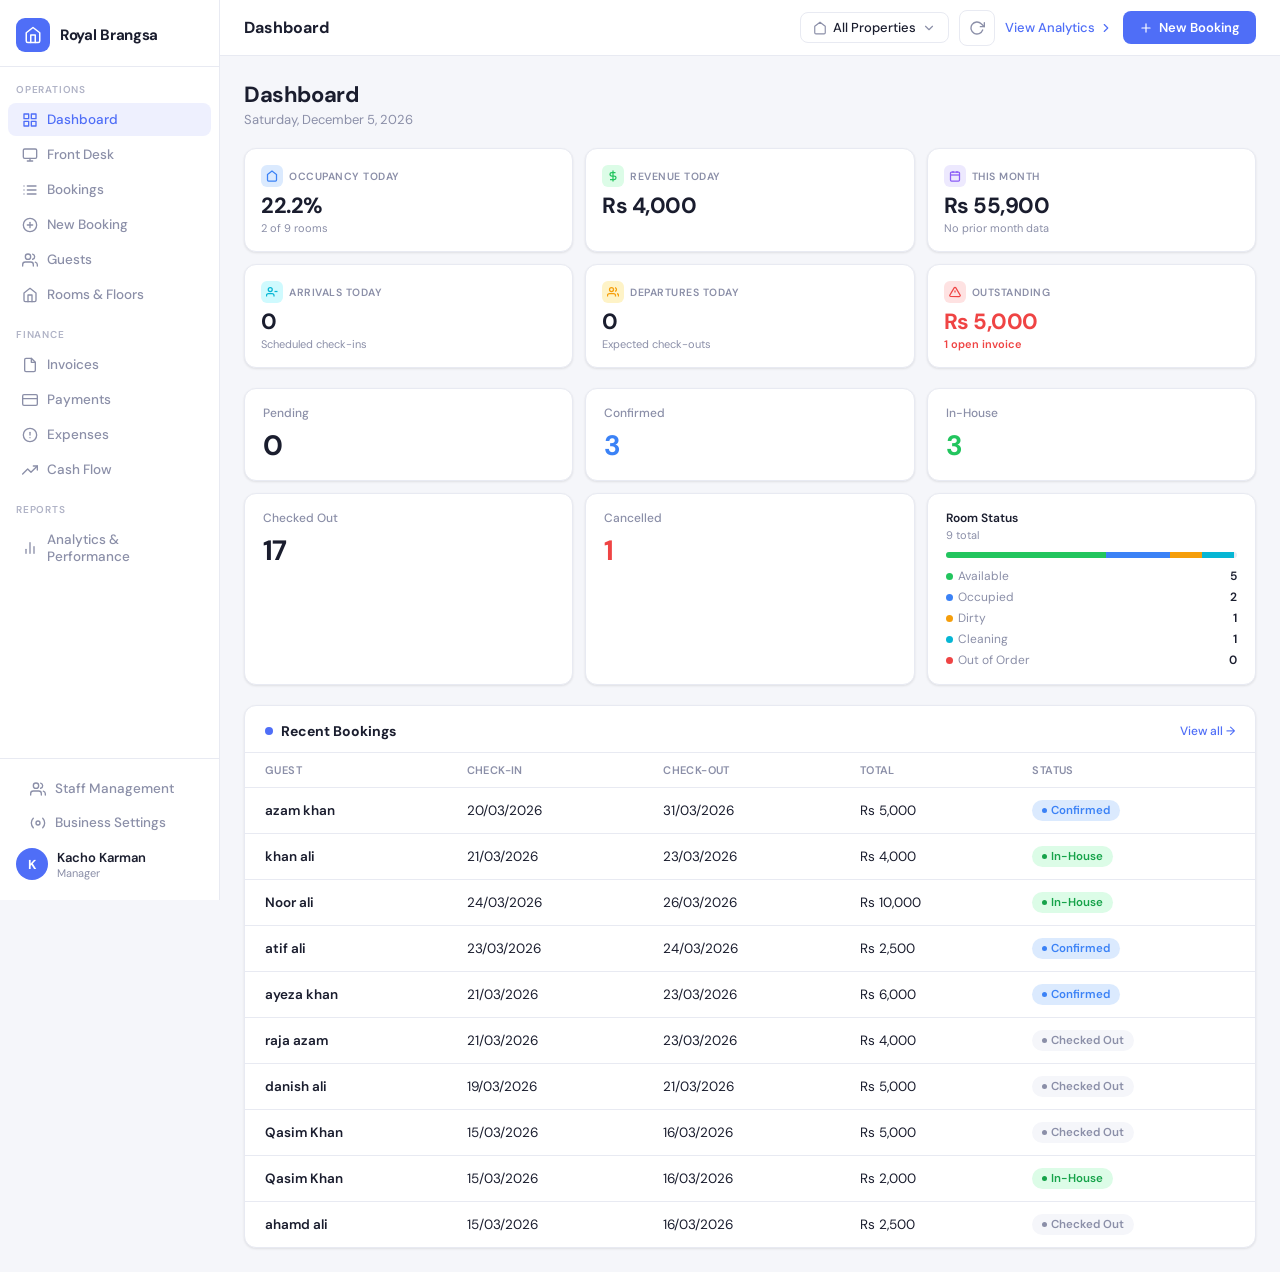
<file: index.html>
<!DOCTYPE html>
<html lang="en">
<head>
  <meta charset="UTF-8" />
  <meta name="viewport" content="width=device-width, initial-scale=1.0" />
  <title>Dashboard — Hotel Management System</title>
  <link rel="stylesheet" href="style.css" />
  <style>
    /* Dashboard-specific */
    .stats-grid {
      display: grid;
      grid-template-columns: repeat(6, 1fr);
      gap: 12px;
      margin-bottom: 20px;
    }
    .stat-card {
      background: var(--white);
      border: 1px solid var(--border);
      border-radius: var(--radius);
      padding: 16px;
      box-shadow: var(--shadow-sm);
    }
    .stat-label {
      font-size: 10.5px; font-weight: 600; letter-spacing: .5px;
      text-transform: uppercase; color: var(--text-muted);
      display: flex; align-items: center; gap: 6px; margin-bottom: 8px;
    }
    .stat-icon {
      width: 22px; height: 22px; border-radius: 6px;
      display: flex; align-items: center; justify-content: center; flex-shrink: 0;
    }
    .stat-icon svg { width: 12px; height: 12px; }
    .stat-value {
      font-size: 22px; font-weight: 700; color: var(--text);
      letter-spacing: -.5px; line-height: 1;
    }
    .stat-value.red { color: var(--red); }
    .stat-sub { font-size: 11px; color: var(--text-muted); margin-top: 4px; }
    .stat-sub.warn { color: var(--red); font-weight: 600; }

    .booking-status-grid {
      display: grid;
      grid-template-columns: repeat(5, 1fr) 1.4fr;
      gap: 12px;
      margin-bottom: 20px;
    }
    .status-card {
      background: var(--white); border: 1px solid var(--border);
      border-radius: var(--radius); padding: 16px 18px; box-shadow: var(--shadow-sm);
    }
    .status-card-label { font-size: 12px; color: var(--text-muted); font-weight: 500; margin-bottom: 6px; }
    .status-card-value { font-size: 28px; font-weight: 700; color: var(--text); letter-spacing: -.6px; }
    .status-card-value.red   { color: var(--red); }
    .status-card-value.blue  { color: var(--blue); }
    .status-card-value.green { color: var(--green); }

    .room-status-card {
      background: var(--white); border: 1px solid var(--border);
      border-radius: var(--radius); padding: 16px 18px; box-shadow: var(--shadow-sm);
    }
    .room-status-title { font-size: 12px; font-weight: 600; color: var(--text); margin-bottom: 2px; }
    .room-status-total { font-size: 11px; color: var(--text-muted); margin-bottom: 10px; }
    .room-bar {
      height: 6px; border-radius: 4px; background: var(--border);
      margin-bottom: 10px; overflow: hidden; display: flex;
    }
    .room-bar-seg { height: 100%; }
    .room-status-list { display: flex; flex-direction: column; gap: 5px; }
    .room-status-row { display: flex; align-items: center; justify-content: space-between; font-size: 12px; }
    .room-status-row span   { color: var(--text-muted); display: flex; align-items: center; gap: 5px; }
    .room-status-row strong { color: var(--text); font-weight: 600; }

    .guest-name { font-weight: 600; }
    .page-header .date { font-size: 13px; color: var(--text-muted); margin-top: 2px; }

    @media (max-width: 1280px) {
      .stats-grid          { grid-template-columns: repeat(3, 1fr); }
      .booking-status-grid { grid-template-columns: repeat(3, 1fr); }
    }
    @media (max-width: 900px) {
      .stats-grid          { grid-template-columns: repeat(2, 1fr); }
      .booking-status-grid { grid-template-columns: repeat(2, 1fr); }
    }
    @media (max-width: 580px) {
      .stats-grid          { gap: 8px; }
      .booking-status-grid { gap: 8px; }
      .stat-value          { font-size: 18px; }
      .status-card-value   { font-size: 22px; }
    }
  </style>
</head>
<body class="layout-app">

<div class="sidebar-overlay" id="overlay" onclick="closeSidebar()"></div>

<aside class="sidebar" id="sidebar">
  <div class="sidebar-brand">
    <div class="brand-icon">
      <svg viewBox="0 0 24 24" fill="none" stroke="currentColor" stroke-width="2" stroke-linecap="round" stroke-linejoin="round">
        <path d="M3 9l9-7 9 7v11a2 2 0 0 1-2 2H5a2 2 0 0 1-2-2z"/>
        <polyline points="9 22 9 12 15 12 15 22"/>
      </svg>
    </div>
    <span class="brand-name">Royal Brangsa</span>
  </div>

  <div class="sidebar-section-label">Operations</div>
  <a href="./"     class="nav-item active">
    <svg viewBox="0 0 24 24" fill="none" stroke="currentColor" stroke-width="2" stroke-linecap="round" stroke-linejoin="round"><rect x="3" y="3" width="7" height="7"/><rect x="14" y="3" width="7" height="7"/><rect x="14" y="14" width="7" height="7"/><rect x="3" y="14" width="7" height="7"/></svg>
    Dashboard
  </a>
  <a href="./front-desk.html"    class="nav-item">
    <svg viewBox="0 0 24 24" fill="none" stroke="currentColor" stroke-width="2" stroke-linecap="round" stroke-linejoin="round"><rect x="2" y="3" width="20" height="14" rx="2"/><path d="M8 21h8M12 17v4"/></svg>
    Front Desk
  </a>
  <a href="bookings.html"      class="nav-item">
    <svg viewBox="0 0 24 24" fill="none" stroke="currentColor" stroke-width="2" stroke-linecap="round" stroke-linejoin="round"><path d="M8 6h13M8 12h13M8 18h13M3 6h.01M3 12h.01M3 18h.01"/></svg>
    Bookings
  </a>
  <a href="new-booking.html"   class="nav-item">
    <svg viewBox="0 0 24 24" fill="none" stroke="currentColor" stroke-width="2" stroke-linecap="round" stroke-linejoin="round"><circle cx="12" cy="12" r="10"/><line x1="12" y1="8" x2="12" y2="16"/><line x1="8" y1="12" x2="16" y2="12"/></svg>
    New Booking
  </a>
  <a href="guests.html"        class="nav-item">
    <svg viewBox="0 0 24 24" fill="none" stroke="currentColor" stroke-width="2" stroke-linecap="round" stroke-linejoin="round"><path d="M17 21v-2a4 4 0 0 0-4-4H5a4 4 0 0 0-4 4v2"/><circle cx="9" cy="7" r="4"/><path d="M23 21v-2a4 4 0 0 0-3-3.87"/><path d="M16 3.13a4 4 0 0 1 0 7.75"/></svg>
    Guests
  </a>
  <a href="rooms-floors.html"  class="nav-item">
    <svg viewBox="0 0 24 24" fill="none" stroke="currentColor" stroke-width="2" stroke-linecap="round" stroke-linejoin="round"><path d="M3 9l9-7 9 7v11a2 2 0 0 1-2 2H5a2 2 0 0 1-2-2z"/><polyline points="9 22 9 12 15 12 15 22"/></svg>
    Rooms &amp; Floors
  </a>

  <div class="sidebar-section-label">Finance</div>
  <a href="invoices.html"  class="nav-item">
    <svg viewBox="0 0 24 24" fill="none" stroke="currentColor" stroke-width="2" stroke-linecap="round" stroke-linejoin="round"><path d="M14 2H6a2 2 0 0 0-2 2v16a2 2 0 0 0 2 2h12a2 2 0 0 0 2-2V8z"/><polyline points="14 2 14 8 20 8"/></svg>
    Invoices
  </a>
  <a href="payments.html"  class="nav-item">
    <svg viewBox="0 0 24 24" fill="none" stroke="currentColor" stroke-width="2" stroke-linecap="round" stroke-linejoin="round"><rect x="1" y="4" width="22" height="16" rx="2"/><line x1="1" y1="10" x2="23" y2="10"/></svg>
    Payments
  </a>
  <a href="expenses.html"  class="nav-item">
    <svg viewBox="0 0 24 24" fill="none" stroke="currentColor" stroke-width="2" stroke-linecap="round" stroke-linejoin="round"><circle cx="12" cy="12" r="10"/><line x1="12" y1="8" x2="12" y2="12"/><line x1="12" y1="16" x2="12.01" y2="16"/></svg>
    Expenses
  </a>
  <a href="cashflow.html"  class="nav-item">
    <svg viewBox="0 0 24 24" fill="none" stroke="currentColor" stroke-width="2" stroke-linecap="round" stroke-linejoin="round"><polyline points="23 6 13.5 15.5 8.5 10.5 1 18"/><polyline points="17 6 23 6 23 12"/></svg>
    Cash Flow
  </a>

  <div class="sidebar-section-label">Reports</div>
  <a href="analytics.html" class="nav-item">
    <svg viewBox="0 0 24 24" fill="none" stroke="currentColor" stroke-width="2" stroke-linecap="round" stroke-linejoin="round"><line x1="18" y1="20" x2="18" y2="10"/><line x1="12" y1="20" x2="12" y2="4"/><line x1="6" y1="20" x2="6" y2="14"/></svg>
    Analytics &amp; Performance
  </a>

  <div class="sidebar-bottom">
    <a href="staff-management.html"  class="nav-item">
      <svg viewBox="0 0 24 24" fill="none" stroke="currentColor" stroke-width="2" stroke-linecap="round" stroke-linejoin="round"><path d="M17 21v-2a4 4 0 0 0-4-4H5a4 4 0 0 0-4 4v2"/><circle cx="9" cy="7" r="4"/><path d="M23 21v-2a4 4 0 0 0-3-3.87"/><path d="M16 3.13a4 4 0 0 1 0 7.75"/></svg>
      Staff Management
    </a>
    <a href="business-settings.html" class="nav-item">
      <svg viewBox="0 0 24 24" fill="none" stroke="currentColor" stroke-width="2" stroke-linecap="round" stroke-linejoin="round"><circle cx="12" cy="12" r="3"/><path d="M19.07 4.93a10 10 0 0 1 0 14.14M4.93 4.93a10 10 0 0 0 0 14.14"/></svg>
      Business Settings
    </a>
    <div class="user-card">
      <div class="user-avatar">K</div>
      <div class="user-info">
        <div class="user-name">Kacho Karman</div>
        <div class="user-role">Manager</div>
      </div>
    </div>
  </div>
</aside>

<div class="main">
  <header class="topbar">
    <div class="topbar-left">
      <button class="hamburger" onclick="toggleSidebar()">
        <svg viewBox="0 0 24 24" fill="none" stroke="currentColor" stroke-width="2" stroke-linecap="round" stroke-linejoin="round"><line x1="3" y1="6" x2="21" y2="6"/><line x1="3" y1="12" x2="21" y2="12"/><line x1="3" y1="18" x2="21" y2="18"/></svg>
      </button>
      <span class="topbar-title">Dashboard</span>
    </div>
    <div class="topbar-right">
      <div class="prop-selector">
        <svg viewBox="0 0 24 24" fill="none" stroke="currentColor" stroke-width="2" stroke-linecap="round" stroke-linejoin="round"><path d="M3 9l9-7 9 7v11a2 2 0 0 1-2 2H5a2 2 0 0 1-2-2z"/></svg>
        All Properties
        <svg viewBox="0 0 24 24" fill="none" stroke="currentColor" stroke-width="2" stroke-linecap="round" stroke-linejoin="round"><polyline points="6 9 12 15 18 9"/></svg>
      </div>
      <div class="icon-btn" title="Refresh">
        <svg viewBox="0 0 24 24" fill="none" stroke="currentColor" stroke-width="2" stroke-linecap="round" stroke-linejoin="round"><polyline points="23 4 23 10 17 10"/><path d="M20.49 15a9 9 0 1 1-2.12-9.36L23 10"/></svg>
      </div>
      <a href="analytics.html" class="analytics-link">
        View Analytics
        <svg viewBox="0 0 24 24" fill="none" stroke="currentColor" stroke-width="2" stroke-linecap="round" stroke-linejoin="round"><polyline points="9 18 15 12 9 6"/></svg>
      </a>
      <a href="new-booking.html" class="btn-primary">
        <svg viewBox="0 0 24 24" fill="none" stroke="currentColor" stroke-width="2" stroke-linecap="round" stroke-linejoin="round"><line x1="12" y1="5" x2="12" y2="19"/><line x1="5" y1="12" x2="19" y2="12"/></svg>
        New Booking
      </a>
    </div>
  </header>

  <div class="content">

    <div class="page-header">
      <h1>Dashboard</h1>
      <div class="date" id="dateDisplay"></div>
    </div>

    <!-- STAT CARDS -->
    <div class="stats-grid">
      <div class="stat-card">
        <div class="stat-label"><div class="stat-icon ic-blue"><svg viewBox="0 0 24 24" fill="none" stroke="currentColor" stroke-width="2.5"><path d="M3 9l9-7 9 7v11a2 2 0 0 1-2 2H5a2 2 0 0 1-2-2z"/></svg></div>Occupancy Today</div>
        <div class="stat-value">22.2%</div>
        <div class="stat-sub">2 of 9 rooms</div>
      </div>
      <div class="stat-card">
        <div class="stat-label"><div class="stat-icon ic-green"><svg viewBox="0 0 24 24" fill="none" stroke="currentColor" stroke-width="2.5"><line x1="12" y1="1" x2="12" y2="23"/><path d="M17 5H9.5a3.5 3.5 0 0 0 0 7h5a3.5 3.5 0 0 1 0 7H6"/></svg></div>Revenue Today</div>
        <div class="stat-value">Rs 4,000</div>
        <div class="stat-sub">&nbsp;</div>
      </div>
      <div class="stat-card">
        <div class="stat-label"><div class="stat-icon ic-purple"><svg viewBox="0 0 24 24" fill="none" stroke="currentColor" stroke-width="2.5"><rect x="3" y="4" width="18" height="18" rx="2"/><line x1="16" y1="2" x2="16" y2="6"/><line x1="8" y1="2" x2="8" y2="6"/><line x1="3" y1="10" x2="21" y2="10"/></svg></div>This Month</div>
        <div class="stat-value">Rs 55,900</div>
        <div class="stat-sub">No prior month data</div>
      </div>
      <div class="stat-card">
        <div class="stat-label"><div class="stat-icon ic-teal"><svg viewBox="0 0 24 24" fill="none" stroke="currentColor" stroke-width="2.5"><path d="M16 21v-2a4 4 0 0 0-4-4H5a4 4 0 0 0-4 4v2"/><circle cx="8.5" cy="7" r="4"/><line x1="23" y1="11" x2="17" y2="11"/></svg></div>Arrivals Today</div>
        <div class="stat-value">0</div>
        <div class="stat-sub">Scheduled check-ins</div>
      </div>
      <div class="stat-card">
        <div class="stat-label"><div class="stat-icon ic-orange"><svg viewBox="0 0 24 24" fill="none" stroke="currentColor" stroke-width="2.5"><path d="M17 21v-2a4 4 0 0 0-4-4H5a4 4 0 0 0-4 4v2"/><circle cx="9" cy="7" r="4"/><path d="M23 21v-2a4 4 0 0 0-3-3.87"/><path d="M16 3.13a4 4 0 0 1 0 7.75"/></svg></div>Departures Today</div>
        <div class="stat-value">0</div>
        <div class="stat-sub">Expected check-outs</div>
      </div>
      <div class="stat-card">
        <div class="stat-label"><div class="stat-icon ic-red"><svg viewBox="0 0 24 24" fill="none" stroke="currentColor" stroke-width="2.5"><path d="M10.29 3.86L1.82 18a2 2 0 0 0 1.71 3h16.94a2 2 0 0 0 1.71-3L13.71 3.86a2 2 0 0 0-3.42 0z"/><line x1="12" y1="9" x2="12" y2="13"/><line x1="12" y1="17" x2="12.01" y2="17"/></svg></div>Outstanding</div>
        <div class="stat-value red">Rs 5,000</div>
        <div class="stat-sub warn">1 open invoice</div>
      </div>
    </div>

    <!-- BOOKING STATUS + ROOM STATUS -->
    <div class="booking-status-grid">
      <div class="status-card"><div class="status-card-label">Pending</div><div class="status-card-value">0</div></div>
      <div class="status-card"><div class="status-card-label">Confirmed</div><div class="status-card-value blue">3</div></div>
      <div class="status-card"><div class="status-card-label">In-House</div><div class="status-card-value green">3</div></div>
      <div class="status-card"><div class="status-card-label">Checked Out</div><div class="status-card-value">17</div></div>
      <div class="status-card"><div class="status-card-label">Cancelled</div><div class="status-card-value red">1</div></div>
      <div class="room-status-card">
        <div class="room-status-title">Room Status</div>
        <div class="room-status-total">9 total</div>
        <div class="room-bar">
          <div class="room-bar-seg" style="width:55%;background:#22c55e;"></div>
          <div class="room-bar-seg" style="width:22%;background:#3b82f6;"></div>
          <div class="room-bar-seg" style="width:11%;background:#f59e0b;"></div>
          <div class="room-bar-seg" style="width:11%;background:#06b6d4;"></div>
        </div>
        <div class="room-status-list">
          <div class="room-status-row"><span><span class="dot" style="background:#22c55e"></span>Available</span><strong>5</strong></div>
          <div class="room-status-row"><span><span class="dot" style="background:#3b82f6"></span>Occupied</span><strong>2</strong></div>
          <div class="room-status-row"><span><span class="dot" style="background:#f59e0b"></span>Dirty</span><strong>1</strong></div>
          <div class="room-status-row"><span><span class="dot" style="background:#06b6d4"></span>Cleaning</span><strong>1</strong></div>
          <div class="room-status-row"><span><span class="dot" style="background:#ef4444"></span>Out of Order</span><strong>0</strong></div>
        </div>
      </div>
    </div>

    <!-- RECENT BOOKINGS -->
    <div class="card">
      <div class="card-header">
        <div class="card-title"><span class="dot"></span>Recent Bookings</div>
        <a href="bookings.html" class="view-all">View all →</a>
      </div>
      <div class="table-wrap">
        <table>
          <thead>
            <tr>
              <th>Guest</th><th>Check-In</th><th>Check-Out</th><th>Total</th><th>Status</th>
            </tr>
          </thead>
          <tbody>
            <tr><td class="guest-name">azam khan</td><td>20/03/2026</td><td>31/03/2026</td><td>Rs 5,000</td><td><span class="badge badge-confirmed">Confirmed</span></td></tr>
            <tr><td class="guest-name">khan ali</td><td>21/03/2026</td><td>23/03/2026</td><td>Rs 4,000</td><td><span class="badge badge-inhouse">In-House</span></td></tr>
            <tr><td class="guest-name">Noor ali</td><td>24/03/2026</td><td>26/03/2026</td><td>Rs 10,000</td><td><span class="badge badge-inhouse">In-House</span></td></tr>
            <tr><td class="guest-name">atif ali</td><td>23/03/2026</td><td>24/03/2026</td><td>Rs 2,500</td><td><span class="badge badge-confirmed">Confirmed</span></td></tr>
            <tr><td class="guest-name">ayeza khan</td><td>21/03/2026</td><td>23/03/2026</td><td>Rs 6,000</td><td><span class="badge badge-confirmed">Confirmed</span></td></tr>
            <tr><td class="guest-name">raja azam</td><td>21/03/2026</td><td>23/03/2026</td><td>Rs 4,000</td><td><span class="badge badge-checkedout">Checked Out</span></td></tr>
            <tr><td class="guest-name">danish ali</td><td>19/03/2026</td><td>21/03/2026</td><td>Rs 5,000</td><td><span class="badge badge-checkedout">Checked Out</span></td></tr>
            <tr><td class="guest-name">Qasim Khan</td><td>15/03/2026</td><td>16/03/2026</td><td>Rs 5,000</td><td><span class="badge badge-checkedout">Checked Out</span></td></tr>
            <tr><td class="guest-name">Qasim Khan</td><td>15/03/2026</td><td>16/03/2026</td><td>Rs 2,000</td><td><span class="badge badge-inhouse">In-House</span></td></tr>
            <tr><td class="guest-name">ahamd ali</td><td>15/03/2026</td><td>16/03/2026</td><td>Rs 2,500</td><td><span class="badge badge-checkedout">Checked Out</span></td></tr>
          </tbody>
        </table>
      </div>
    </div>

  </div>
</div>

<script>
  const d = new Date();
  document.getElementById('dateDisplay').textContent =
    d.toLocaleDateString('en-US', { weekday:'long', year:'numeric', month:'long', day:'numeric' });

  function toggleSidebar() {
    document.getElementById('sidebar').classList.toggle('open');
    document.getElementById('overlay').classList.toggle('open');
  }
  function closeSidebar() {
    document.getElementById('sidebar').classList.remove('open');
    document.getElementById('overlay').classList.remove('open');
  }
</script>
</body>
</html>
</file>
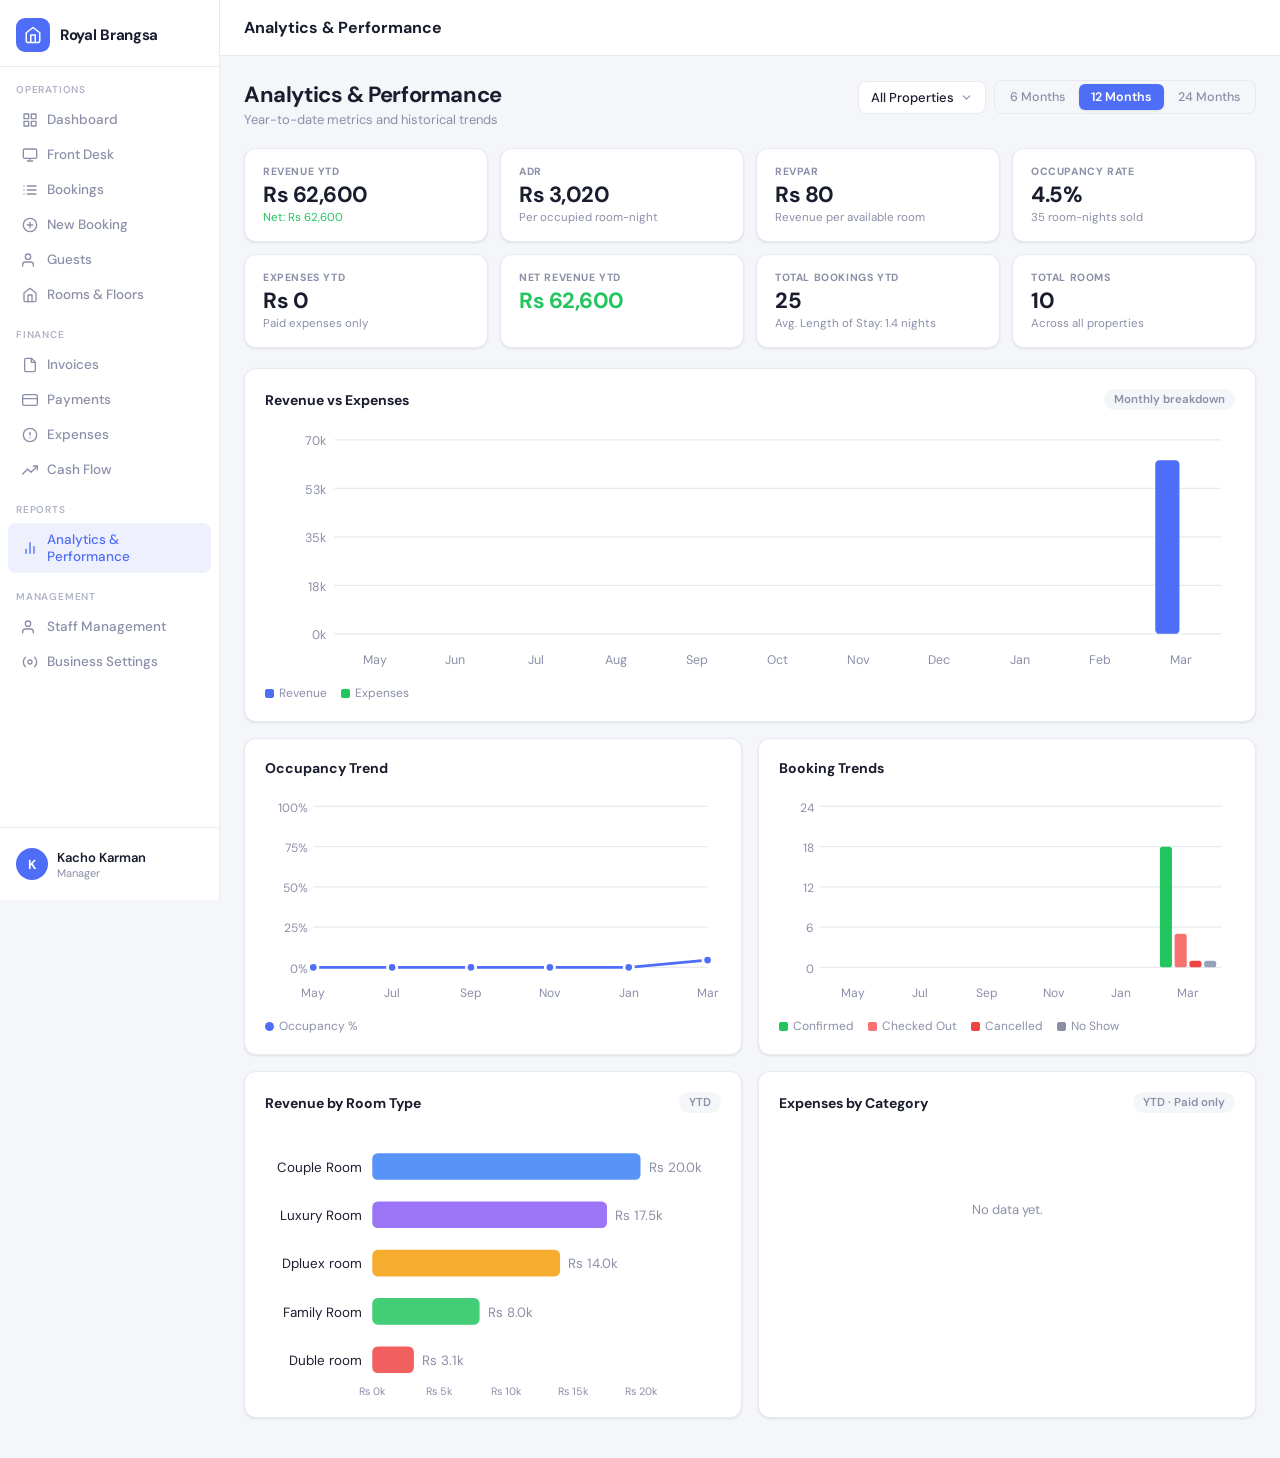
<file: analytics.html>
<!DOCTYPE html>
<html lang="en">
<head>
  <meta charset="UTF-8"/>
  <meta name="viewport" content="width=device-width, initial-scale=1.0"/>
  <title>Analytics & Performance — Hotel Management System</title>
  <link rel="stylesheet" href="style.css"/>
  <style>
    /* ── Page header row ── */
    .an-top {
      display: flex;
      align-items: flex-start;
      justify-content: space-between;
      flex-wrap: wrap;
      gap: 12px;
      margin-bottom: 20px;
    }
    .an-top h1 { font-size: 22px; font-weight: 700; letter-spacing: -.4px; }
    .an-top .sub { font-size: 13px; color: var(--text-muted); margin-top: 2px; }

    .an-controls {
      display: flex;
      align-items: center;
      gap: 8px;
      flex-wrap: wrap;
    }

    .prop-sel {
      display: flex; align-items: center; gap: 6px;
      padding: 7px 12px;
      border: 1px solid var(--border); border-radius: var(--radius-sm);
      font-size: 13px; font-weight: 500; color: var(--text);
      background: var(--white); cursor: pointer; font-family: inherit;
    }
    .prop-sel svg { width: 13px; height: 13px; color: var(--text-muted); }

    .period-tabs {
      display: flex; gap: 2px;
      background: var(--bg); padding: 3px;
      border-radius: var(--radius-sm); border: 1px solid var(--border);
    }
    .period-tab {
      padding: 5px 12px; border-radius: 6px;
      font-size: 12.5px; font-weight: 500; color: var(--text-muted);
      cursor: pointer; border: none; background: none;
      font-family: inherit; transition: all .15s; white-space: nowrap;
    }
    .period-tab:hover { color: var(--text); }
    .period-tab.active {
      background: var(--primary); color: #fff;
      box-shadow: var(--shadow-sm); font-weight: 600;
    }

    /* ── KPI grid (8 cards) ── */
    .kpi-grid {
      display: grid;
      grid-template-columns: repeat(4, 1fr);
      gap: 12px;
      margin-bottom: 20px;
    }
    .kpi-card {
      background: var(--white);
      border: 1px solid var(--border);
      border-radius: var(--radius);
      padding: 16px 18px;
      box-shadow: var(--shadow-sm);
    }
    .kpi-label {
      font-size: 10.5px; font-weight: 700;
      letter-spacing: .6px; text-transform: uppercase;
      color: var(--text-muted); margin-bottom: 6px;
    }
    .kpi-value {
      font-size: 22px; font-weight: 700; color: var(--text);
      letter-spacing: -.5px; line-height: 1;
    }
    .kpi-value.green { color: var(--green); }
    .kpi-sub { font-size: 11.5px; color: var(--text-muted); margin-top: 4px; }

    /* ── Chart cards ── */
    .charts-row {
      display: grid;
      gap: 16px;
      margin-bottom: 16px;
    }
    .charts-row-1 { grid-template-columns: 1fr; }
    .charts-row-2 { grid-template-columns: 1fr 1fr; }

    .chart-card {
      background: var(--white);
      border: 1px solid var(--border);
      border-radius: var(--radius);
      padding: 20px;
      box-shadow: var(--shadow-sm);
      overflow: hidden;
    }
    .chart-header {
      display: flex; align-items: center;
      justify-content: space-between;
      margin-bottom: 16px; flex-wrap: wrap; gap: 8px;
    }
    .chart-title { font-size: 14px; font-weight: 700; color: var(--text); }
    .chart-badge {
      font-size: 11.5px; font-weight: 600; color: var(--text-muted);
      background: var(--bg); padding: 3px 10px; border-radius: 20px;
    }

    .chart-wrap { position: relative; width: 100%; overflow: hidden; }
    .chart-wrap svg { display: block; width: 100%; }

    /* Legend */
    .legend {
      display: flex; gap: 14px; flex-wrap: wrap; margin-top: 10px;
    }
    .legend-item {
      display: flex; align-items: center; gap: 5px;
      font-size: 12px; color: var(--text-muted);
    }
    .legend-dot {
      width: 9px; height: 9px; border-radius: 2px; flex-shrink: 0;
    }
    .legend-dot.circle { border-radius: 50%; }

    /* Empty state */
    .no-data {
      display: flex; align-items: center; justify-content: center;
      height: 160px;
      font-size: 13px; color: var(--text-muted);
    }

    /* ── Responsive ── */
    @media (max-width: 1100px) {
      .kpi-grid { grid-template-columns: repeat(2, 1fr); }
    }
    @media (max-width: 768px) {
      .charts-row-2 { grid-template-columns: 1fr; }
      .an-controls { width: 100%; }
      .period-tabs { overflow-x: auto; flex-wrap: nowrap; width: 100%; }
    }
    @media (max-width: 540px) {
      .kpi-grid { grid-template-columns: repeat(2, 1fr); gap: 8px; }
      .kpi-value { font-size: 18px; }
      .an-top { flex-direction: column; align-items: stretch; }
    }
  </style>
</head>
<body class="layout-app">

<div class="sidebar-overlay" id="overlay" onclick="closeSidebar()"></div>

<!-- SIDEBAR -->
<aside class="sidebar" id="sidebar">
  <div class="sidebar-brand">
    <div class="brand-icon"><svg viewBox="0 0 24 24" fill="none" stroke="currentColor" stroke-width="2" stroke-linecap="round" stroke-linejoin="round"><path d="M3 9l9-7 9 7v11a2 2 0 0 1-2 2H5a2 2 0 0 1-2-2z"/><polyline points="9 22 9 12 15 12 15 22"/></svg></div>
    <span class="brand-name">Royal Brangsa</span>
  </div>
  <div class="sidebar-section-label">Operations</div>
  <a href="index.html"    class="nav-item"><svg viewBox="0 0 24 24" fill="none" stroke="currentColor" stroke-width="2" stroke-linecap="round" stroke-linejoin="round"><rect x="3" y="3" width="7" height="7"/><rect x="14" y="3" width="7" height="7"/><rect x="14" y="14" width="7" height="7"/><rect x="3" y="14" width="7" height="7"/></svg>Dashboard</a>
  <a href="front-desk.html"   class="nav-item"><svg viewBox="0 0 24 24" fill="none" stroke="currentColor" stroke-width="2" stroke-linecap="round" stroke-linejoin="round"><rect x="2" y="3" width="20" height="14" rx="2"/><path d="M8 21h8M12 17v4"/></svg>Front Desk</a>
  <a href="bookings.html"     class="nav-item"><svg viewBox="0 0 24 24" fill="none" stroke="currentColor" stroke-width="2" stroke-linecap="round" stroke-linejoin="round"><path d="M8 6h13M8 12h13M8 18h13M3 6h.01M3 12h.01M3 18h.01"/></svg>Bookings</a>
  <a href="new-booking.html"  class="nav-item"><svg viewBox="0 0 24 24" fill="none" stroke="currentColor" stroke-width="2" stroke-linecap="round" stroke-linejoin="round"><circle cx="12" cy="12" r="10"/><line x1="12" y1="8" x2="12" y2="16"/><line x1="8" y1="12" x2="16" y2="12"/></svg>New Booking</a>
  <a href="guests.html"       class="nav-item"><svg viewBox="0 0 24 24" fill="none" stroke="currentColor" stroke-width="2" stroke-linecap="round" stroke-linejoin="round"><path d="M17 21v-2a4 4 0 0 0-4-4H5a4 4 0 0 0-4 4v2"/><circle cx="9" cy="7" r="4"/></svg>Guests</a>
  <a href="rooms-floors.html" class="nav-item"><svg viewBox="0 0 24 24" fill="none" stroke="currentColor" stroke-width="2" stroke-linecap="round" stroke-linejoin="round"><path d="M3 9l9-7 9 7v11a2 2 0 0 1-2 2H5a2 2 0 0 1-2-2z"/><polyline points="9 22 9 12 15 12 15 22"/></svg>Rooms &amp; Floors</a>
  <div class="sidebar-section-label">Finance</div>
  <a href="invoices.html"  class="nav-item"><svg viewBox="0 0 24 24" fill="none" stroke="currentColor" stroke-width="2" stroke-linecap="round" stroke-linejoin="round"><path d="M14 2H6a2 2 0 0 0-2 2v16a2 2 0 0 0 2 2h12a2 2 0 0 0 2-2V8z"/><polyline points="14 2 14 8 20 8"/></svg>Invoices</a>
  <a href="payments.html"  class="nav-item"><svg viewBox="0 0 24 24" fill="none" stroke="currentColor" stroke-width="2" stroke-linecap="round" stroke-linejoin="round"><rect x="1" y="4" width="22" height="16" rx="2"/><line x1="1" y1="10" x2="23" y2="10"/></svg>Payments</a>
  <a href="expenses.html"  class="nav-item"><svg viewBox="0 0 24 24" fill="none" stroke="currentColor" stroke-width="2" stroke-linecap="round" stroke-linejoin="round"><circle cx="12" cy="12" r="10"/><line x1="12" y1="8" x2="12" y2="12"/><line x1="12" y1="16" x2="12.01" y2="16"/></svg>Expenses</a>
  <a href="cashflow.html"  class="nav-item"><svg viewBox="0 0 24 24" fill="none" stroke="currentColor" stroke-width="2" stroke-linecap="round" stroke-linejoin="round"><polyline points="23 6 13.5 15.5 8.5 10.5 1 18"/><polyline points="17 6 23 6 23 12"/></svg>Cash Flow</a>
  <div class="sidebar-section-label">Reports</div>
  <a href="analytics.html" class="nav-item active"><svg viewBox="0 0 24 24" fill="none" stroke="currentColor" stroke-width="2" stroke-linecap="round" stroke-linejoin="round"><line x1="18" y1="20" x2="18" y2="10"/><line x1="12" y1="20" x2="12" y2="4"/><line x1="6" y1="20" x2="6" y2="14"/></svg>Analytics &amp; Performance</a>
  <div class="sidebar-section-label">Management</div>
  <a href="staff-management.html"  class="nav-item"><svg viewBox="0 0 24 24" fill="none" stroke="currentColor" stroke-width="2" stroke-linecap="round" stroke-linejoin="round"><path d="M17 21v-2a4 4 0 0 0-4-4H5a4 4 0 0 0-4 4v2"/><circle cx="9" cy="7" r="4"/></svg>Staff Management</a>
  <a href="business-settings.html" class="nav-item"><svg viewBox="0 0 24 24" fill="none" stroke="currentColor" stroke-width="2" stroke-linecap="round" stroke-linejoin="round"><circle cx="12" cy="12" r="3"/><path d="M19.07 4.93a10 10 0 0 1 0 14.14M4.93 4.93a10 10 0 0 0 0 14.14"/></svg>Business Settings</a>
  <div class="sidebar-bottom">
    <div class="user-card">
      <div class="user-avatar">K</div>
      <div class="user-info"><div class="user-name">Kacho Karman</div><div class="user-role">Manager</div></div>
    </div>
  </div>
</aside>

<!-- MAIN -->
<div class="main">
  <header class="topbar">
    <div class="topbar-left">
      <button class="hamburger" onclick="toggleSidebar()">
        <svg viewBox="0 0 24 24" fill="none" stroke="currentColor" stroke-width="2" stroke-linecap="round" stroke-linejoin="round"><line x1="3" y1="6" x2="21" y2="6"/><line x1="3" y1="12" x2="21" y2="12"/><line x1="3" y1="18" x2="21" y2="18"/></svg>
      </button>
      <span class="topbar-title">Analytics &amp; Performance</span>
    </div>
  </header>

  <div class="content">

    <!-- Page header + controls -->
    <div class="an-top">
      <div>
        <h1>Analytics &amp; Performance</h1>
        <div class="sub">Year-to-date metrics and historical trends</div>
      </div>
      <div class="an-controls">
        <div class="prop-sel">
          All Properties
          <svg viewBox="0 0 24 24" fill="none" stroke="currentColor" stroke-width="2" stroke-linecap="round" stroke-linejoin="round"><polyline points="6 9 12 15 18 9"/></svg>
        </div>
        <div class="period-tabs">
          <button class="period-tab" onclick="setPeriod(this)">6 Months</button>
          <button class="period-tab active" onclick="setPeriod(this)">12 Months</button>
          <button class="period-tab" onclick="setPeriod(this)">24 Months</button>
        </div>
      </div>
    </div>

    <!-- KPI Cards -->
    <div class="kpi-grid">
      <div class="kpi-card">
        <div class="kpi-label">Revenue YTD</div>
        <div class="kpi-value">Rs 62,600</div>
        <div class="kpi-sub green" style="color:var(--green);">Net: Rs 62,600</div>
      </div>
      <div class="kpi-card">
        <div class="kpi-label">ADR</div>
        <div class="kpi-value">Rs 3,020</div>
        <div class="kpi-sub">Per occupied room-night</div>
      </div>
      <div class="kpi-card">
        <div class="kpi-label">RevPAR</div>
        <div class="kpi-value">Rs 80</div>
        <div class="kpi-sub">Revenue per available room</div>
      </div>
      <div class="kpi-card">
        <div class="kpi-label">Occupancy Rate</div>
        <div class="kpi-value">4.5%</div>
        <div class="kpi-sub">35 room-nights sold</div>
      </div>
      <div class="kpi-card">
        <div class="kpi-label">Expenses YTD</div>
        <div class="kpi-value">Rs 0</div>
        <div class="kpi-sub">Paid expenses only</div>
      </div>
      <div class="kpi-card">
        <div class="kpi-label">Net Revenue YTD</div>
        <div class="kpi-value green">Rs 62,600</div>
        <div class="kpi-sub">&nbsp;</div>
      </div>
      <div class="kpi-card">
        <div class="kpi-label">Total Bookings YTD</div>
        <div class="kpi-value">25</div>
        <div class="kpi-sub">Avg. Length of Stay: 1.4 nights</div>
      </div>
      <div class="kpi-card">
        <div class="kpi-label">Total Rooms</div>
        <div class="kpi-value">10</div>
        <div class="kpi-sub">Across all properties</div>
      </div>
    </div>

    <!-- Revenue vs Expenses chart -->
    <div class="charts-row charts-row-1">
      <div class="chart-card">
        <div class="chart-header">
          <div class="chart-title">Revenue vs Expenses</div>
          <div class="chart-badge">Monthly breakdown</div>
        </div>
        <div class="chart-wrap" id="revExpWrap">
          <svg id="revExpChart" viewBox="0 0 700 180" preserveAspectRatio="none"></svg>
        </div>
        <div class="legend">
          <div class="legend-item"><div class="legend-dot" style="background:var(--primary);"></div>Revenue</div>
          <div class="legend-item"><div class="legend-dot" style="background:var(--green);"></div>Expenses</div>
        </div>
      </div>
    </div>

    <!-- Occupancy + Booking trends -->
    <div class="charts-row charts-row-2">
      <div class="chart-card">
        <div class="chart-header">
          <div class="chart-title">Occupancy Trend</div>
        </div>
        <div class="chart-wrap">
          <svg id="occChart" viewBox="0 0 340 160" preserveAspectRatio="none"></svg>
        </div>
        <div class="legend">
          <div class="legend-item"><div class="legend-dot circle" style="background:var(--primary);"></div>Occupancy %</div>
        </div>
      </div>
      <div class="chart-card">
        <div class="chart-header">
          <div class="chart-title">Booking Trends</div>
        </div>
        <div class="chart-wrap">
          <svg id="bookChart" viewBox="0 0 340 160" preserveAspectRatio="none"></svg>
        </div>
        <div class="legend">
          <div class="legend-item"><div class="legend-dot" style="background:var(--green);"></div>Confirmed</div>
          <div class="legend-item"><div class="legend-dot" style="background:#f87171;"></div>Checked Out</div>
          <div class="legend-item"><div class="legend-dot" style="background:var(--red);"></div>Cancelled</div>
          <div class="legend-item"><div class="legend-dot" style="background:var(--text-muted);"></div>No Show</div>
        </div>
      </div>
    </div>

    <!-- Revenue by Room Type + Expenses by Category -->
    <div class="charts-row charts-row-2">
      <div class="chart-card">
        <div class="chart-header">
          <div class="chart-title">Revenue by Room Type</div>
          <div class="chart-badge">YTD</div>
        </div>
        <div class="chart-wrap">
          <svg id="roomRevChart" viewBox="0 0 340 200" preserveAspectRatio="none"></svg>
        </div>
      </div>
      <div class="chart-card">
        <div class="chart-header">
          <div class="chart-title">Expenses by Category</div>
          <div class="chart-badge">YTD · Paid only</div>
        </div>
        <div class="no-data">No data yet.</div>
      </div>
    </div>

  </div>
</div>

<script>
  function setPeriod(el) {
    document.querySelectorAll('.period-tab').forEach(b => b.classList.remove('active'));
    el.classList.add('active');
  }

  // ── Revenue vs Expenses bar chart ──
  function drawRevExp() {
    const svg = document.getElementById('revExpChart');
    const W=700, H=180, pad={t:10,b:30,l:50,r:10};
    const cW=W-pad.l-pad.r, cH=H-pad.t-pad.b;
    const months=['May','Jun','Jul','Aug','Sep','Oct','Nov','Dec','Jan','Feb','Mar'];
    const rev=[0,0,0,0,0,0,0,0,0,0,62600];
    const exp=[0,0,0,0,0,0,0,0,0,0,0];
    const maxV=70000;
    const n=months.length;
    const grpW=(cW/n);
    const bW=Math.max(6, grpW*0.3);
    let html='';

    // grid
    [0,0.25,0.5,0.75,1].forEach(r=>{
      const y=pad.t+(cH*r);
      const v=Math.round(maxV*(1-r)/1000);
      html+=`<line x1="${pad.l}" y1="${y}" x2="${W-pad.r}" y2="${y}" stroke="#e8eaf2" stroke-width="1"/>`;
      html+=`<text x="${pad.l-6}" y="${y+4}" font-size="9" fill="#8b8fa8" text-anchor="end">${v}k</text>`;
    });

    months.forEach((m,i)=>{
      const cx=pad.l+(i+0.5)*grpW;
      // rev bar
      if(rev[i]>0){
        const bH=(rev[i]/maxV)*cH;
        html+=`<rect x="${cx-bW-1}" y="${pad.t+cH-bH}" width="${bW}" height="${bH}" fill="#4f6ef7" rx="3"/>`;
      }
      // exp bar
      if(exp[i]>0){
        const bH=(exp[i]/maxV)*cH;
        html+=`<rect x="${cx+1}" y="${pad.t+cH-bH}" width="${bW}" height="${bH}" fill="#22c55e" rx="3"/>`;
      }
      html+=`<text x="${cx}" y="${H-8}" font-size="9" fill="#8b8fa8" text-anchor="middle">${m}</text>`;
    });
    svg.innerHTML=html;
  }

  // ── Occupancy line chart ──
  function drawOccupancy() {
    const svg=document.getElementById('occChart');
    const W=340,H=160,pad={t:10,b:30,l:36,r:10};
    const cW=W-pad.l-pad.r, cH=H-pad.t-pad.b;
    const months=['May','Jul','Sep','Nov','Jan','Mar'];
    const vals=[0,0,0,0,0,4.5];
    const maxV=100;
    let html='';

    // grid
    [0,25,50,75,100].forEach(v=>{
      const y=pad.t+cH*(1-v/maxV);
      html+=`<line x1="${pad.l}" y1="${y}" x2="${W-pad.r}" y2="${y}" stroke="#e8eaf2" stroke-width="1"/>`;
      html+=`<text x="${pad.l-4}" y="${y+4}" font-size="9" fill="#8b8fa8" text-anchor="end">${v}%</text>`;
    });

    const n=months.length;
    const pts=vals.map((v,i)=>{
      const x=pad.l+(i/(n-1))*cW;
      const y=pad.t+cH*(1-v/maxV);
      return `${x},${y}`;
    });
    html+=`<polyline points="${pts.join(' ')}" fill="none" stroke="#4f6ef7" stroke-width="2" stroke-linejoin="round"/>`;

    vals.forEach((v,i)=>{
      const x=pad.l+(i/(n-1))*cW;
      const y=pad.t+cH*(1-v/maxV);
      html+=`<circle cx="${x}" cy="${y}" r="3.5" fill="#4f6ef7" stroke="#fff" stroke-width="2"/>`;
      html+=`<text x="${x}" y="${H-8}" font-size="9" fill="#8b8fa8" text-anchor="middle">${months[i]}</text>`;
    });
    svg.innerHTML=html;
  }

  // ── Booking trends grouped bars ──
  function drawBookings() {
    const svg=document.getElementById('bookChart');
    const W=340,H=160,pad={t:10,b:30,l:30,r:10};
    const cW=W-pad.l-pad.r, cH=H-pad.t-pad.b;
    const months=['May','Jul','Sep','Nov','Jan','Mar'];
    const confirmed=[0,0,0,0,0,18];
    const checkedOut=[0,0,0,0,0,5];
    const cancelled=[0,0,0,0,0,1];
    const noShow=[0,0,0,0,0,1];
    const maxV=24;
    const n=months.length;
    const grpW=cW/n;
    const bW=Math.max(5,grpW*0.18);
    let html='';

    [0,6,12,18,24].forEach(v=>{
      const y=pad.t+cH*(1-v/maxV);
      html+=`<line x1="${pad.l}" y1="${y}" x2="${W-pad.r}" y2="${y}" stroke="#e8eaf2" stroke-width="1"/>`;
      html+=`<text x="${pad.l-4}" y="${y+4}" font-size="9" fill="#8b8fa8" text-anchor="end">${v}</text>`;
    });

    const colors=['#22c55e','#f87171','#ef4444','#94a3b8'];
    const datasets=[confirmed,checkedOut,cancelled,noShow];
    months.forEach((m,i)=>{
      const cx=pad.l+(i+0.5)*grpW;
      datasets.forEach((ds,di)=>{
        if(ds[i]>0){
          const bH=(ds[i]/maxV)*cH;
          const x=cx-((datasets.length/2)-di-0.5)*(bW+2);
          html+=`<rect x="${x-bW/2}" y="${pad.t+cH-bH}" width="${bW}" height="${bH}" fill="${colors[di]}" rx="2"/>`;
        }
      });
      html+=`<text x="${cx}" y="${H-8}" font-size="9" fill="#8b8fa8" text-anchor="middle">${m}</text>`;
    });
    svg.innerHTML=html;
  }

  // ── Revenue by Room Type horizontal bars ──
  function drawRoomRev() {
    const svg=document.getElementById('roomRevChart');
    const W=340,H=200,pad={t:10,b:10,l:80,r:40};
    const cW=W-pad.l-pad.r, cH=H-pad.t-pad.b;
    const rooms=[
      {name:'Couple Room', val:20000, color:'#3b82f6'},
      {name:'Luxury Room',  val:17500, color:'#8b5cf6'},
      {name:'Dpluex room',  val:14000, color:'#f59e0b'},
      {name:'Family Room',  val:8000,  color:'#22c55e'},
      {name:'Duble room',   val:3100,  color:'#ef4444'},
    ];
    const maxV=22000;
    const rowH=cH/rooms.length;
    const barH=Math.max(16,rowH*0.55);
    let html='';

    rooms.forEach((r,i)=>{
      const y=pad.t+i*rowH+(rowH-barH)/2;
      const bW=(r.val/maxV)*cW;
      html+=`<text x="${pad.l-8}" y="${y+barH/2+4}" font-size="10" fill="#1a1d2e" text-anchor="end">${r.name}</text>`;
      html+=`<rect x="${pad.l}" y="${y}" width="${bW}" height="${barH}" fill="${r.color}" rx="4" opacity="0.85"/>`;
      html+=`<text x="${pad.l+bW+6}" y="${y+barH/2+4}" font-size="10" fill="#8b8fa8">Rs ${(r.val/1000).toFixed(1)}k</text>`;
    });

    // x-axis labels
    [0,5,10,15,20].forEach(v=>{
      const x=pad.l+(v/22)*cW;
      html+=`<text x="${x}" y="${H-2}" font-size="8" fill="#8b8fa8" text-anchor="middle">Rs ${v}k</text>`;
    });
    svg.innerHTML=html;
  }

  function toggleSidebar() {
    document.getElementById('sidebar').classList.toggle('open');
    document.getElementById('overlay').classList.toggle('open');
  }
  function closeSidebar() {
    document.getElementById('sidebar').classList.remove('open');
    document.getElementById('overlay').classList.remove('open');
  }

  // Draw all charts
  drawRevExp();
  drawOccupancy();
  drawBookings();
  drawRoomRev();
</script>
</body>
</html>
</file>
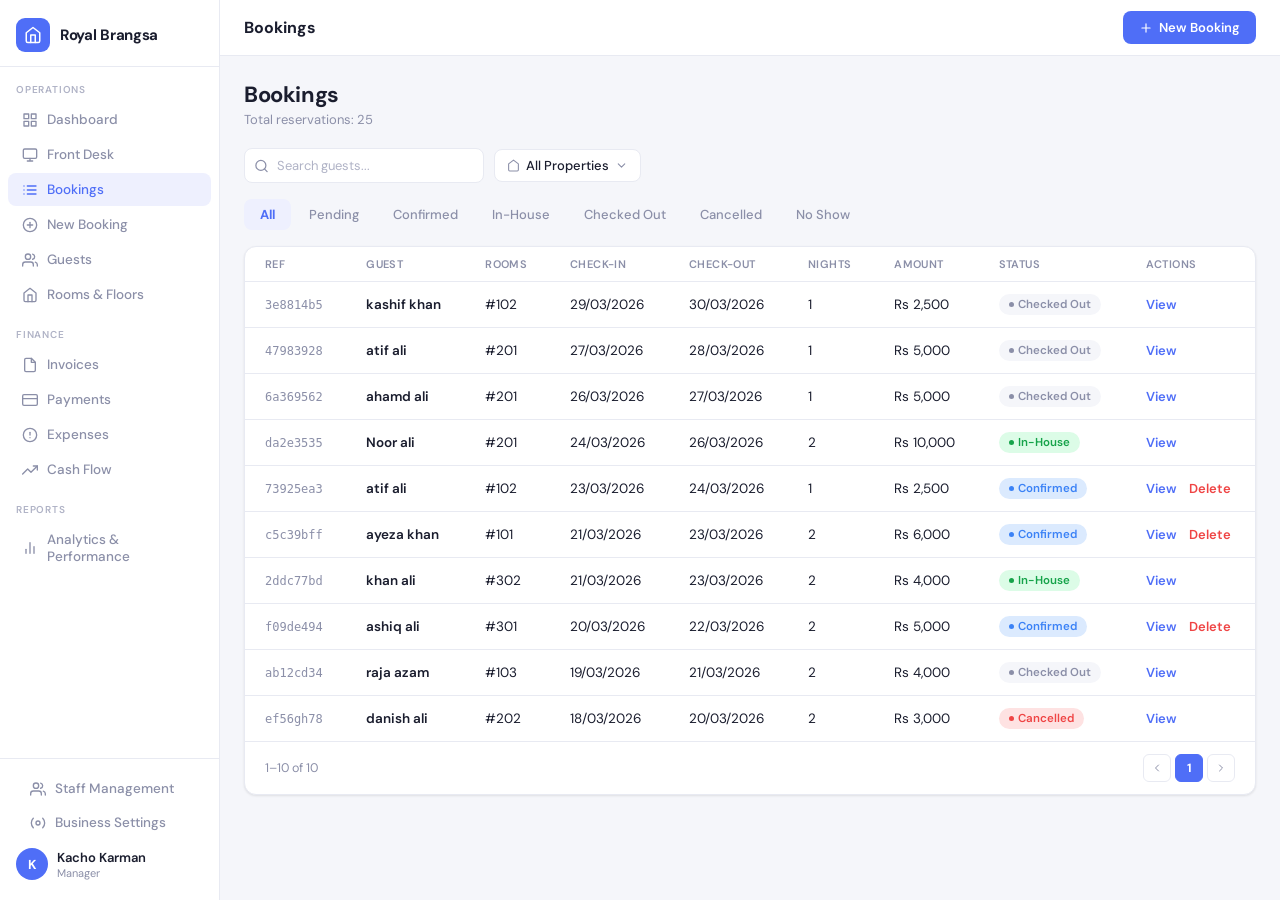
<file: bookings.html>
<!DOCTYPE html>
<html lang="en">
<head>
  <meta charset="UTF-8" />
  <meta name="viewport" content="width=device-width, initial-scale=1.0" />
  <title>Bookings — Hotel Management System</title>
  <link rel="stylesheet" href="style.css" />
  <style>
    /* ── Page specific ── */
    .page-meta { font-size: 13px; color: var(--text-muted); margin-top: 2px; }

    .bookings-toolbar {
      display: flex;
      align-items: center;
      justify-content: space-between;
      gap: 12px;
      margin-bottom: 16px;
      flex-wrap: wrap;
    }
    .toolbar-left  { display: flex; align-items: center; gap: 10px; flex-wrap: wrap; flex: 1; }
    .toolbar-right { display: flex; align-items: center; gap: 10px; flex-shrink: 0; }

    .search-wrap {
      position: relative;
      min-width: 180px;
      max-width: 240px;
      flex: 1;
    }
    .search-wrap svg {
      position: absolute; left: 10px; top: 50%;
      transform: translateY(-50%);
      width: 15px; height: 15px; color: var(--text-muted);
      pointer-events: none;
    }
    .search-input {
      width: 100%;
      padding: 8px 12px 8px 32px;
      border: 1px solid var(--border);
      border-radius: var(--radius-sm);
      font-size: 13px;
      font-family: 'DM Sans', sans-serif;
      color: var(--text);
      background: var(--white);
      outline: none;
    }
    .search-input:focus { border-color: var(--primary); }
    .search-input::placeholder { color: var(--text-light); }

    .prop-select {
      display: flex; align-items: center; gap: 6px;
      padding: 7px 12px;
      border: 1px solid var(--border); border-radius: var(--radius-sm);
      font-size: 13px; font-weight: 500; color: var(--text);
      background: var(--white); cursor: pointer; font-family: inherit;
      white-space: nowrap;
    }
    .prop-select svg { width: 13px; height: 13px; color: var(--text-muted); }

    /* Tab filters */
    .tab-row {
      display: flex;
      gap: 2px;
      margin-bottom: 0;
      flex-wrap: wrap;
    }
    .tab-btn {
      padding: 7px 16px;
      border-radius: var(--radius-sm);
      font-size: 13px; font-weight: 500;
      color: var(--text-muted);
      cursor: pointer; border: none;
      background: none; font-family: inherit;
      transition: all .15s; white-space: nowrap;
    }
    .tab-btn:hover  { color: var(--text); background: var(--bg); }
    .tab-btn.active {
      background: var(--primary-light);
      color: var(--primary);
      font-weight: 700;
    }

    /* Table tweaks */
    .ref-col   { font-family: 'DM Mono', monospace; font-size: 12px; color: var(--text-muted); }
    .guest-col { font-weight: 600; }

    .action-link {
      color: var(--primary); font-size: 13px; font-weight: 600;
      cursor: pointer; text-decoration: none; margin-right: 8px;
    }
    .action-link:hover { text-decoration: underline; }
    .action-del  { color: var(--red); font-size: 13px; font-weight: 600; cursor: pointer; }
    .action-del:hover { text-decoration: underline; }

    /* Pagination row */
    .table-footer {
      display: flex; align-items: center; justify-content: space-between;
      padding: 12px 20px; border-top: 1px solid var(--border);
      font-size: 12.5px; color: var(--text-muted);
    }
    .pg-btns { display: flex; gap: 4px; }
    .pg-btn {
      width: 28px; height: 28px; border: 1px solid var(--border);
      border-radius: 6px; background: var(--white); cursor: pointer;
      font-size: 12px; font-family: inherit; color: var(--text-muted);
      display: flex; align-items: center; justify-content: center;
    }
    .pg-btn:hover  { background: var(--bg); }
    .pg-btn.active { background: var(--primary); color: #fff; border-color: var(--primary); font-weight: 700; }
    .pg-btn:disabled { opacity: .4; cursor: not-allowed; }

    /* ── Reservation Detail Modal ── */
    .modal-lg { max-width: 460px; }

    .modal-res-header {
      display: flex; align-items: center; gap: 10px;
      padding: 18px 20px 14px;
      border-bottom: 1px solid var(--border);
    }
    .modal-res-id {
      font-size: 14px; font-weight: 700; color: var(--text);
      font-family: 'DM Mono', monospace;
    }

    .res-section { margin-bottom: 18px; }
    .res-section-title {
      font-size: 10px; font-weight: 700; letter-spacing: .7px;
      text-transform: uppercase; color: var(--text-muted);
      margin-bottom: 10px;
    }
    .res-row {
      display: flex; justify-content: space-between;
      align-items: baseline; padding: 4px 0;
      border-bottom: 1px solid var(--bg);
      font-size: 13.5px;
    }
    .res-row:last-child { border-bottom: none; }
    .res-label { color: var(--text-muted); }
    .res-value { font-weight: 500; color: var(--text); text-align: right; }

    .rooms-line {
      display: flex; justify-content: space-between;
      padding: 6px 0; font-size: 13.5px;
      border-bottom: 1px solid var(--bg);
    }
    .rooms-line:last-child { border-bottom: none; }

    .total-row {
      display: flex; justify-content: space-between;
      padding: 12px 0 0; font-size: 15px; font-weight: 700;
      border-top: 2px solid var(--border); margin-top: 8px;
    }

    .invoice-row {
      display: flex; align-items: center; gap: 10px;
      padding: 10px 0 0;
    }
    .invoice-label {
      font-size: 11px; font-weight: 700; letter-spacing: .6px;
      text-transform: uppercase; color: var(--text-muted);
    }
    .invoice-link {
      font-size: 13px; font-weight: 600; color: var(--primary); cursor: pointer;
    }
    .invoice-link:hover { text-decoration: underline; }

    .modal-res-footer {
      display: flex; justify-content: flex-end; gap: 10px;
      padding: 14px 20px; border-top: 1px solid var(--border);
    }
    .btn-checkin {
      display: inline-flex; align-items: center; gap: 6px;
      padding: 9px 18px; background: var(--primary); color: #fff;
      border: none; border-radius: var(--radius-sm);
      font-size: 13.5px; font-weight: 600; cursor: pointer; font-family: inherit;
      transition: opacity .18s;
    }
    .btn-checkin:hover { opacity: .88; }

    /* Responsive */
    @media (max-width: 768px) {
      .bookings-toolbar { flex-direction: column; align-items: stretch; }
      .toolbar-left, .toolbar-right { width: 100%; }
      .search-wrap { max-width: 100%; }
      thead th:nth-child(1),
      tbody td:nth-child(1) { display: none; } /* hide REF on small */
    }
    @media (max-width: 520px) {
      thead th:nth-child(5),
      tbody td:nth-child(5),
      thead th:nth-child(6),
      tbody td:nth-child(6) { display: none; } /* hide nights + amount */
    }
  </style>
</head>
<body class="layout-app">

<div class="sidebar-overlay" id="overlay" onclick="closeSidebar()"></div>

<!-- SIDEBAR -->
<aside class="sidebar" id="sidebar">
  <div class="sidebar-brand">
    <div class="brand-icon">
      <svg viewBox="0 0 24 24" fill="none" stroke="currentColor" stroke-width="2" stroke-linecap="round" stroke-linejoin="round">
        <path d="M3 9l9-7 9 7v11a2 2 0 0 1-2 2H5a2 2 0 0 1-2-2z"/>
        <polyline points="9 22 9 12 15 12 15 22"/>
      </svg>
    </div>
    <span class="brand-name">Royal Brangsa</span>
  </div>

  <div class="sidebar-section-label">Operations</div>
  <a href="index.html"    class="nav-item">
    <svg viewBox="0 0 24 24" fill="none" stroke="currentColor" stroke-width="2" stroke-linecap="round" stroke-linejoin="round"><rect x="3" y="3" width="7" height="7"/><rect x="14" y="3" width="7" height="7"/><rect x="14" y="14" width="7" height="7"/><rect x="3" y="14" width="7" height="7"/></svg>
    Dashboard
  </a>
  <a href="front-desk.html"   class="nav-item">
    <svg viewBox="0 0 24 24" fill="none" stroke="currentColor" stroke-width="2" stroke-linecap="round" stroke-linejoin="round"><rect x="2" y="3" width="20" height="14" rx="2"/><path d="M8 21h8M12 17v4"/></svg>
    Front Desk
  </a>
  <a href="bookings.html"     class="nav-item active">
    <svg viewBox="0 0 24 24" fill="none" stroke="currentColor" stroke-width="2" stroke-linecap="round" stroke-linejoin="round"><path d="M8 6h13M8 12h13M8 18h13M3 6h.01M3 12h.01M3 18h.01"/></svg>
    Bookings
  </a>
  <a href="new-booking.html"  class="nav-item">
    <svg viewBox="0 0 24 24" fill="none" stroke="currentColor" stroke-width="2" stroke-linecap="round" stroke-linejoin="round"><circle cx="12" cy="12" r="10"/><line x1="12" y1="8" x2="12" y2="16"/><line x1="8" y1="12" x2="16" y2="12"/></svg>
    New Booking
  </a>
  <a href="guests.html"       class="nav-item">
    <svg viewBox="0 0 24 24" fill="none" stroke="currentColor" stroke-width="2" stroke-linecap="round" stroke-linejoin="round"><path d="M17 21v-2a4 4 0 0 0-4-4H5a4 4 0 0 0-4 4v2"/><circle cx="9" cy="7" r="4"/><path d="M23 21v-2a4 4 0 0 0-3-3.87"/><path d="M16 3.13a4 4 0 0 1 0 7.75"/></svg>
    Guests
  </a>
  <a href="rooms-floors.html" class="nav-item">
    <svg viewBox="0 0 24 24" fill="none" stroke="currentColor" stroke-width="2" stroke-linecap="round" stroke-linejoin="round"><path d="M3 9l9-7 9 7v11a2 2 0 0 1-2 2H5a2 2 0 0 1-2-2z"/><polyline points="9 22 9 12 15 12 15 22"/></svg>
    Rooms &amp; Floors
  </a>

  <div class="sidebar-section-label">Finance</div>
  <a href="invoices.html"  class="nav-item">
    <svg viewBox="0 0 24 24" fill="none" stroke="currentColor" stroke-width="2" stroke-linecap="round" stroke-linejoin="round"><path d="M14 2H6a2 2 0 0 0-2 2v16a2 2 0 0 0 2 2h12a2 2 0 0 0 2-2V8z"/><polyline points="14 2 14 8 20 8"/></svg>
    Invoices
  </a>
  <a href="payments.html"  class="nav-item">
    <svg viewBox="0 0 24 24" fill="none" stroke="currentColor" stroke-width="2" stroke-linecap="round" stroke-linejoin="round"><rect x="1" y="4" width="22" height="16" rx="2"/><line x1="1" y1="10" x2="23" y2="10"/></svg>
    Payments
  </a>
  <a href="expenses.html"  class="nav-item">
    <svg viewBox="0 0 24 24" fill="none" stroke="currentColor" stroke-width="2" stroke-linecap="round" stroke-linejoin="round"><circle cx="12" cy="12" r="10"/><line x1="12" y1="8" x2="12" y2="12"/><line x1="12" y1="16" x2="12.01" y2="16"/></svg>
    Expenses
  </a>
  <a href="cashflow.html"  class="nav-item">
    <svg viewBox="0 0 24 24" fill="none" stroke="currentColor" stroke-width="2" stroke-linecap="round" stroke-linejoin="round"><polyline points="23 6 13.5 15.5 8.5 10.5 1 18"/><polyline points="17 6 23 6 23 12"/></svg>
    Cash Flow
  </a>

  <div class="sidebar-section-label">Reports</div>
  <a href="analytics.html" class="nav-item">
    <svg viewBox="0 0 24 24" fill="none" stroke="currentColor" stroke-width="2" stroke-linecap="round" stroke-linejoin="round"><line x1="18" y1="20" x2="18" y2="10"/><line x1="12" y1="20" x2="12" y2="4"/><line x1="6" y1="20" x2="6" y2="14"/></svg>
    Analytics &amp; Performance
  </a>

  <div class="sidebar-bottom">
    <a href="staff-management.html"  class="nav-item">
      <svg viewBox="0 0 24 24" fill="none" stroke="currentColor" stroke-width="2" stroke-linecap="round" stroke-linejoin="round"><path d="M17 21v-2a4 4 0 0 0-4-4H5a4 4 0 0 0-4 4v2"/><circle cx="9" cy="7" r="4"/><path d="M23 21v-2a4 4 0 0 0-3-3.87"/><path d="M16 3.13a4 4 0 0 1 0 7.75"/></svg>
      Staff Management
    </a>
    <a href="business-settings.html" class="nav-item">
      <svg viewBox="0 0 24 24" fill="none" stroke="currentColor" stroke-width="2" stroke-linecap="round" stroke-linejoin="round"><circle cx="12" cy="12" r="3"/><path d="M19.07 4.93a10 10 0 0 1 0 14.14M4.93 4.93a10 10 0 0 0 0 14.14"/></svg>
      Business Settings
    </a>
    <div class="user-card">
      <div class="user-avatar">K</div>
      <div class="user-info">
        <div class="user-name">Kacho Karman</div>
        <div class="user-role">Manager</div>
      </div>
    </div>
  </div>
</aside>

<!-- MAIN -->
<div class="main">
  <header class="topbar">
    <div class="topbar-left">
      <button class="hamburger" onclick="toggleSidebar()">
        <svg viewBox="0 0 24 24" fill="none" stroke="currentColor" stroke-width="2" stroke-linecap="round" stroke-linejoin="round"><line x1="3" y1="6" x2="21" y2="6"/><line x1="3" y1="12" x2="21" y2="12"/><line x1="3" y1="18" x2="21" y2="18"/></svg>
      </button>
      <span class="topbar-title">Bookings</span>
    </div>
    <div class="topbar-right">
      <a href="new-booking.html" class="btn-primary">
        <svg viewBox="0 0 24 24" fill="none" stroke="currentColor" stroke-width="2" stroke-linecap="round" stroke-linejoin="round"><line x1="12" y1="5" x2="12" y2="19"/><line x1="5" y1="12" x2="19" y2="12"/></svg>
        New Booking
      </a>
    </div>
  </header>

  <div class="content">

    <div class="page-header">
      <h1>Bookings</h1>
      <div class="page-meta">Total reservations: 25</div>
    </div>

    <!-- Toolbar -->
    <div class="bookings-toolbar">
      <div class="toolbar-left">
        <div class="search-wrap">
          <svg viewBox="0 0 24 24" fill="none" stroke="currentColor" stroke-width="2" stroke-linecap="round" stroke-linejoin="round"><circle cx="11" cy="11" r="8"/><line x1="21" y1="21" x2="16.65" y2="16.65"/></svg>
          <input class="search-input" type="text" placeholder="Search guests..." oninput="searchBookings(this.value)" />
        </div>
        <div class="prop-select">
          <svg viewBox="0 0 24 24" fill="none" stroke="currentColor" stroke-width="2" stroke-linecap="round" stroke-linejoin="round"><path d="M3 9l9-7 9 7v11a2 2 0 0 1-2 2H5a2 2 0 0 1-2-2z"/></svg>
          All Properties
          <svg viewBox="0 0 24 24" fill="none" stroke="currentColor" stroke-width="2" stroke-linecap="round" stroke-linejoin="round"><polyline points="6 9 12 15 18 9"/></svg>
        </div>
      </div>
    </div>

    <!-- Tabs -->
    <div class="tab-row" style="margin-bottom:16px;">
      <button class="tab-btn active" onclick="filterTab('all',this)">All</button>
      <button class="tab-btn" onclick="filterTab('pending',this)">Pending</button>
      <button class="tab-btn" onclick="filterTab('confirmed',this)">Confirmed</button>
      <button class="tab-btn" onclick="filterTab('inhouse',this)">In-House</button>
      <button class="tab-btn" onclick="filterTab('checkedout',this)">Checked Out</button>
      <button class="tab-btn" onclick="filterTab('cancelled',this)">Cancelled</button>
      <button class="tab-btn" onclick="filterTab('noshow',this)">No Show</button>
    </div>

    <!-- Table -->
    <div class="card">
      <div class="table-wrap">
        <table id="bookingsTable">
          <thead>
            <tr>
              <th>Ref</th>
              <th>Guest</th>
              <th>Rooms</th>
              <th>Check-In</th>
              <th>Check-Out</th>
              <th>Nights</th>
              <th>Amount</th>
              <th>Status</th>
              <th>Actions</th>
            </tr>
          </thead>
          <tbody id="bookingsTbody">
            <!-- Rows injected by JS -->
          </tbody>
        </table>
      </div>
      <div class="table-footer">
        <span id="paginationInfo">1–10 of 25</span>
        <div class="pg-btns">
          <button class="pg-btn" onclick="changePage(-1)">
            <svg viewBox="0 0 24 24" fill="none" stroke="currentColor" stroke-width="2" stroke-linecap="round" stroke-linejoin="round" width="12" height="12"><polyline points="15 18 9 12 15 6"/></svg>
          </button>
          <button class="pg-btn active" id="pgBtn1" onclick="setPage(1)">1</button>
          <button class="pg-btn" id="pgBtn2" onclick="setPage(2)">2</button>
          <button class="pg-btn" id="pgBtn3" onclick="setPage(3)">3</button>
          <button class="pg-btn" onclick="changePage(1)">
            <svg viewBox="0 0 24 24" fill="none" stroke="currentColor" stroke-width="2" stroke-linecap="round" stroke-linejoin="round" width="12" height="12"><polyline points="9 18 15 12 9 6"/></svg>
          </button>
        </div>
      </div>
    </div>

  </div>
</div>

<!-- ── MODAL: Reservation Detail ── -->
<div class="modal-overlay" id="resModal" onclick="closeModalOutside(event)">
  <div class="modal modal-lg">
    <div class="modal-res-header">
      <span class="modal-res-id" id="modalResId">Reservation #f09de494</span>
      <span class="badge" id="modalResBadge"></span>
      <button class="modal-close" style="margin-left:auto;" onclick="closeModal()">
        <svg viewBox="0 0 24 24" fill="none" stroke="currentColor" stroke-width="2" stroke-linecap="round" stroke-linejoin="round"><line x1="18" y1="6" x2="6" y2="18"/><line x1="6" y1="6" x2="18" y2="18"/></svg>
      </button>
    </div>
    <div class="modal-body" style="padding:20px;">

      <!-- GUEST -->
      <div class="res-section">
        <div class="res-section-title">Guest</div>
        <div class="res-row"><span class="res-label">Name</span>  <span class="res-value" id="rName"></span></div>
        <div class="res-row"><span class="res-label">Email</span> <span class="res-value" id="rEmail"></span></div>
        <div class="res-row"><span class="res-label">Phone</span> <span class="res-value" id="rPhone"></span></div>
      </div>

      <!-- STAY -->
      <div class="res-section">
        <div class="res-section-title">Stay</div>
        <div class="res-row"><span class="res-label">Check-in</span>  <span class="res-value" id="rCheckin"></span></div>
        <div class="res-row"><span class="res-label">Check-out</span> <span class="res-value" id="rCheckout"></span></div>
        <div class="res-row"><span class="res-label">Nights</span>    <span class="res-value" id="rNights"></span></div>
        <div class="res-row"><span class="res-label">Guests</span>    <span class="res-value" id="rGuests"></span></div>
        <div class="res-row"><span class="res-label">Channel</span>   <span class="res-value" id="rChannel"></span></div>
      </div>

      <!-- ROOMS -->
      <div class="res-section">
        <div class="res-section-title">Rooms</div>
        <div id="rRoomsList"></div>
        <div class="total-row">
          <span>Total</span>
          <span id="rTotal"></span>
        </div>
      </div>

      <!-- INVOICE -->
      <div class="invoice-row">
        <span class="invoice-label">Invoice</span>
        <span class="invoice-link">Generate Invoice</span>
      </div>

    </div>
    <div class="modal-res-footer">
      <button class="btn-secondary" onclick="closeModal()">Cancel</button>
      <button class="btn-secondary" onclick="closeModal()">Close</button>
      <button class="btn-checkin" id="checkInBtn" onclick="closeModal()">Check In</button>
    </div>
  </div>
</div>

<script>
  // ── Data ──
  const bookings = [
    { ref:'3e8814b5', guest:'kashif khan', room:'#102', checkin:'29/03/2026', checkout:'30/03/2026', nights:1, amount:'Rs 2,500', status:'checkedout', email:'kashif@gmail.com', phone:'03001234567', guests:1, channel:'Walk In' },
    { ref:'47983928', guest:'atif ali',    room:'#201', checkin:'27/03/2026', checkout:'28/03/2026', nights:1, amount:'Rs 5,000', status:'checkedout', email:'atif@gmail.com',   phone:'03011234567', guests:2, channel:'Walk In' },
    { ref:'6a369562', guest:'ahamd ali',   room:'#201', checkin:'26/03/2026', checkout:'27/03/2026', nights:1, amount:'Rs 5,000', status:'checkedout', email:'ahamd@gmail.com',  phone:'03021234567', guests:1, channel:'Phone' },
    { ref:'da2e3535', guest:'Noor ali',    room:'#201', checkin:'24/03/2026', checkout:'26/03/2026', nights:2, amount:'Rs 10,000',status:'inhouse',    email:'noor@gmail.com',   phone:'03031234567', guests:2, channel:'Booking.com' },
    { ref:'73925ea3', guest:'atif ali',    room:'#102', checkin:'23/03/2026', checkout:'24/03/2026', nights:1, amount:'Rs 2,500', status:'confirmed',   email:'atif2@gmail.com',  phone:'03041234567', guests:1, channel:'Walk In' },
    { ref:'c5c39bff', guest:'ayeza khan',  room:'#101', checkin:'21/03/2026', checkout:'23/03/2026', nights:2, amount:'Rs 6,000', status:'confirmed',   email:'ayeza@gmail.com',  phone:'03051234567', guests:2, channel:'WhatsApp' },
    { ref:'2ddc77bd', guest:'khan ali',    room:'#302', checkin:'21/03/2026', checkout:'23/03/2026', nights:2, amount:'Rs 4,000', status:'inhouse',     email:'khan@gmail.com',   phone:'03061234567', guests:1, channel:'Walk In' },
    { ref:'f09de494', guest:'ashiq ali',   room:'#301', checkin:'20/03/2026', checkout:'22/03/2026', nights:2, amount:'Rs 5,000', status:'confirmed',   email:'ali@gmail.com',    phone:'03418118225', guests:3, channel:'WhatsApp' },
    { ref:'ab12cd34', guest:'raja azam',   room:'#103', checkin:'19/03/2026', checkout:'21/03/2026', nights:2, amount:'Rs 4,000', status:'checkedout',  email:'raja@gmail.com',   phone:'03071234567', guests:2, channel:'Airbnb' },
    { ref:'ef56gh78', guest:'danish ali',  room:'#202', checkin:'18/03/2026', checkout:'20/03/2026', nights:2, amount:'Rs 3,000', status:'cancelled',   email:'danish@gmail.com', phone:'03081234567', guests:1, channel:'Phone' },
  ];

  const statusMap = {
    confirmed:  { cls: 'badge-confirmed',  label: 'Confirmed'   },
    inhouse:    { cls: 'badge-inhouse',    label: 'In-House'    },
    checkedout: { cls: 'badge-checkedout', label: 'Checked Out' },
    cancelled:  { cls: 'badge-cancelled',  label: 'Cancelled'   },
    pending:    { cls: 'badge-pending',    label: 'Pending'     },
    noshow:     { cls: 'badge-draft',      label: 'No Show'     },
  };

  let currentFilter = 'all';
  let currentSearch = '';
  let currentPage   = 1;
  const perPage     = 10;

  function getFiltered() {
    return bookings.filter(b => {
      const matchTab    = currentFilter === 'all' || b.status === currentFilter;
      const matchSearch = b.guest.toLowerCase().includes(currentSearch.toLowerCase()) ||
                          b.ref.toLowerCase().includes(currentSearch.toLowerCase());
      return matchTab && matchSearch;
    });
  }

  function renderTable() {
    const filtered = getFiltered();
    const start    = (currentPage - 1) * perPage;
    const slice    = filtered.slice(start, start + perPage);
    const tbody    = document.getElementById('bookingsTbody');

    tbody.innerHTML = slice.map(b => {
      const s    = statusMap[b.status] || statusMap.pending;
      const canDel = ['confirmed','pending'].includes(b.status);
      return `
        <tr>
          <td class="ref-col">${b.ref.slice(0,8)}</td>
          <td class="guest-col">${b.guest}</td>
          <td>${b.room}</td>
          <td>${b.checkin}</td>
          <td>${b.checkout}</td>
          <td>${b.nights}</td>
          <td>${b.amount}</td>
          <td><span class="badge ${s.cls}">${s.label}</span></td>
          <td>
            <a class="action-link" onclick="openModal('${b.ref}')">View</a>
            ${canDel ? `<span class="action-del" onclick="event.stopPropagation()">Delete</span>` : ''}
          </td>
        </tr>`;
    }).join('');

    document.getElementById('paginationInfo').textContent =
      filtered.length === 0 ? 'No results' :
      `${start+1}–${Math.min(start+perPage, filtered.length)} of ${filtered.length}`;

    // update page buttons
    const totalPages = Math.ceil(filtered.length / perPage);
    for (let i = 1; i <= 3; i++) {
      const btn = document.getElementById('pgBtn' + i);
      if (btn) {
        btn.style.display = i <= totalPages ? '' : 'none';
        btn.classList.toggle('active', i === currentPage);
      }
    }
  }

  function filterTab(status, el) {
    currentFilter = status;
    currentPage   = 1;
    document.querySelectorAll('.tab-btn').forEach(b => b.classList.remove('active'));
    el.classList.add('active');
    renderTable();
  }

  function searchBookings(val) {
    currentSearch = val;
    currentPage   = 1;
    renderTable();
  }

  function setPage(p) {
    currentPage = p;
    renderTable();
  }

  function changePage(dir) {
    const total = Math.ceil(getFiltered().length / perPage);
    currentPage = Math.max(1, Math.min(total, currentPage + dir));
    renderTable();
  }

  // ── Modal ──
  function openModal(ref) {
    const b = bookings.find(x => x.ref === ref);
    if (!b) return;

    const s = statusMap[b.status] || statusMap.pending;
    document.getElementById('modalResId').textContent   = 'Reservation #' + b.ref;
    document.getElementById('modalResBadge').className  = 'badge ' + s.cls;
    document.getElementById('modalResBadge').textContent = s.label;

    document.getElementById('rName').textContent    = b.guest;
    document.getElementById('rEmail').textContent   = b.email;
    document.getElementById('rPhone').textContent   = b.phone;
    document.getElementById('rCheckin').textContent  = b.checkin;
    document.getElementById('rCheckout').textContent = b.checkout;
    document.getElementById('rNights').textContent  = b.nights;
    document.getElementById('rGuests').textContent  = b.guests;
    document.getElementById('rChannel').textContent = b.channel;

    const ratePerNight = parseInt(b.amount.replace(/\D/g,'')) / b.nights;
    document.getElementById('rRoomsList').innerHTML = `
      <div class="rooms-line">
        <span>${b.room} (Floor 3)</span>
        <span>Rs ${ratePerNight.toLocaleString()} × ${b.nights}n = <strong>${b.amount}</strong></span>
      </div>`;
    document.getElementById('rTotal').textContent = b.amount;

    // Show Check In only for confirmed/pending
    const btn = document.getElementById('checkInBtn');
    btn.style.display = ['confirmed','pending'].includes(b.status) ? '' : 'none';

    document.getElementById('resModal').classList.add('open');
  }

  function closeModal() {
    document.getElementById('resModal').classList.remove('open');
  }

  function closeModalOutside(e) {
    if (e.target === document.getElementById('resModal')) closeModal();
  }

  // Sidebar
  function toggleSidebar() {
    document.getElementById('sidebar').classList.toggle('open');
    document.getElementById('overlay').classList.toggle('open');
  }
  function closeSidebar() {
    document.getElementById('sidebar').classList.remove('open');
    document.getElementById('overlay').classList.remove('open');
  }

  // Init
  renderTable();
</script>
</body>
</html>
</file>
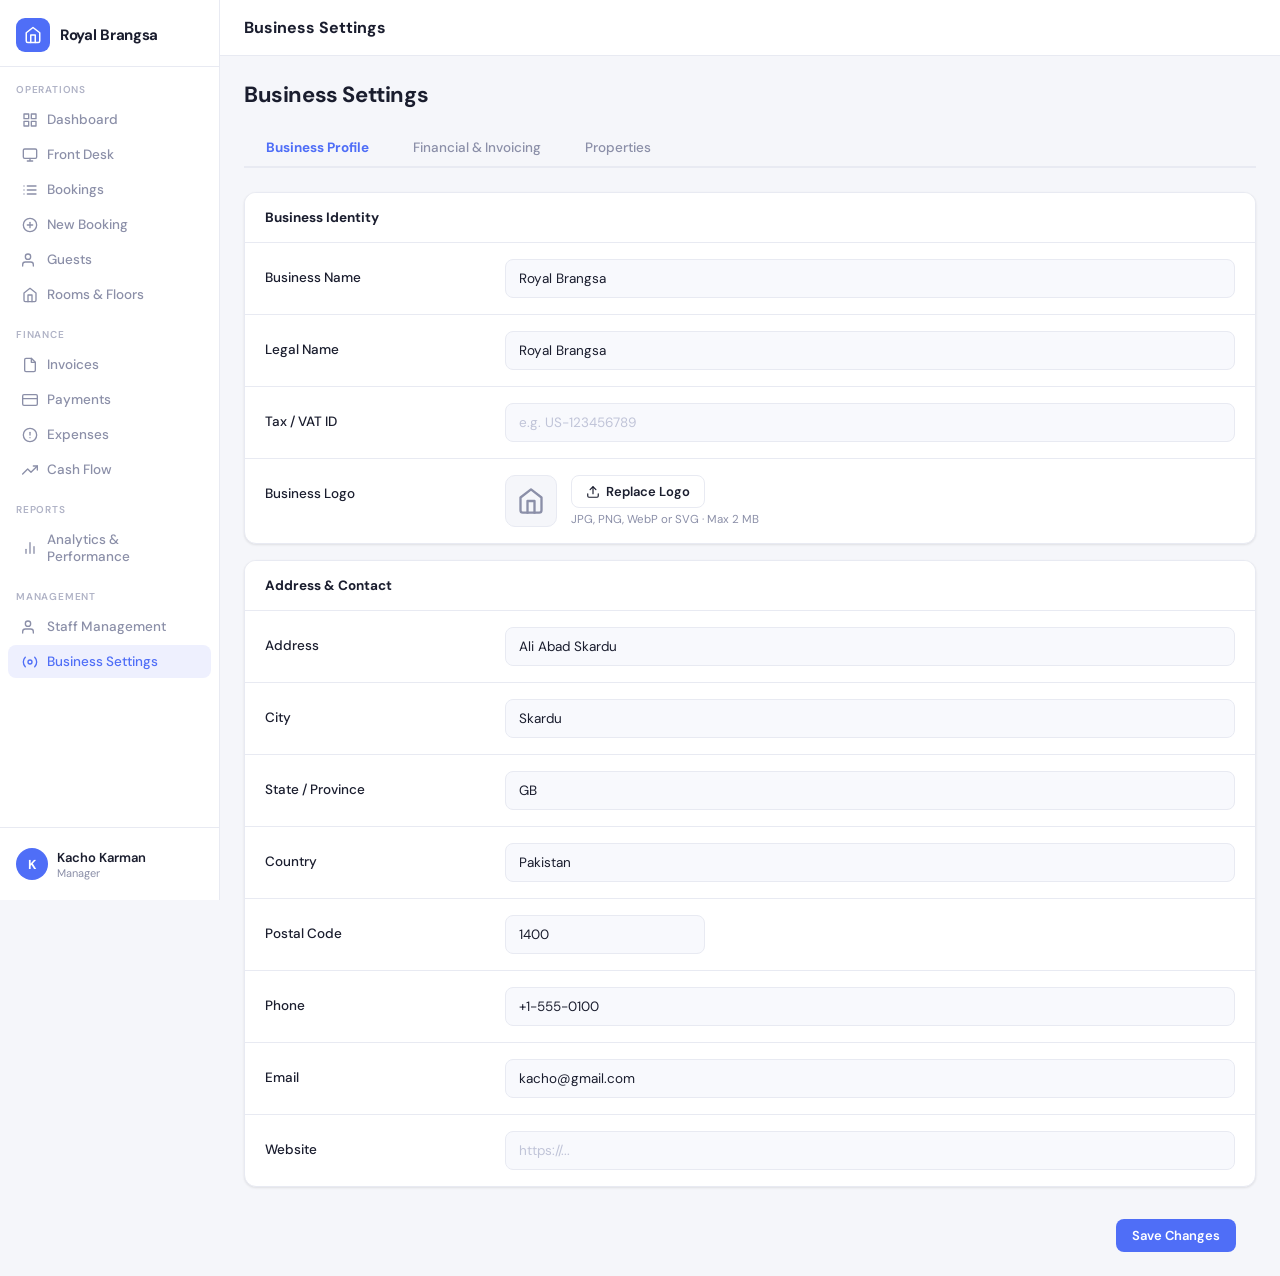
<file: business-settings.html>
<!DOCTYPE html>
<html lang="en">
<head>
  <meta charset="UTF-8"/>
  <meta name="viewport" content="width=device-width, initial-scale=1.0"/>
  <title>Business Settings — Hotel Management System</title>
  <link rel="stylesheet" href="style.css"/>
  <style>
    /* ── Tabs ── */
    .bs-tabs {
      display: flex;
      border-bottom: 2px solid var(--border);
      margin-bottom: 24px;
      overflow-x: auto;
      -webkit-overflow-scrolling: touch;
      scrollbar-width: none;
    }
    .bs-tabs::-webkit-scrollbar { display: none; }

    .bs-tab {
      padding: 10px 22px;
      font-size: 13.5px; font-weight: 500;
      color: var(--text-muted); cursor: pointer;
      border: none; background: none; font-family: inherit;
      border-bottom: 2px solid transparent;
      margin-bottom: -2px; white-space: nowrap;
      transition: all .15s; flex-shrink: 0;
    }
    .bs-tab:hover  { color: var(--text); }
    .bs-tab.active { color: var(--primary); border-bottom-color: var(--primary); font-weight: 700; }

    /* Tab panels */
    .tab-panel        { display: none; }
    .tab-panel.active { display: block; }

    /* ── Settings sections ── */
    .settings-section {
      background: var(--white);
      border: 1px solid var(--border);
      border-radius: var(--radius);
      margin-bottom: 16px;
      box-shadow: var(--shadow-sm);
      overflow: hidden;
    }
    .settings-section-title {
      font-size: 13.5px; font-weight: 700;
      color: var(--text);
      padding: 16px 20px;
      border-bottom: 1px solid var(--border);
      background: var(--white);
    }

    /* ── Setting rows ── */
    .setting-row {
      display: grid;
      grid-template-columns: 220px 1fr;
      align-items: start;
      gap: 20px;
      padding: 16px 20px;
      border-bottom: 1px solid var(--border);
    }
    .setting-row:last-child { border-bottom: none; }

    .setting-label {
      font-size: 13.5px; color: var(--text);
      padding-top: 10px; font-weight: 500;
    }
    .setting-control { flex: 1; }

    /* Logo upload */
    .logo-upload {
      display: flex; align-items: center; gap: 14px; flex-wrap: wrap;
    }
    .logo-preview {
      width: 52px; height: 52px; border-radius: 10px;
      background: var(--bg); border: 1px solid var(--border);
      display: flex; align-items: center; justify-content: center;
      overflow: hidden; flex-shrink: 0;
    }
    .logo-preview svg { width: 28px; height: 28px; color: var(--text-muted); }
    .btn-replace {
      display: inline-flex; align-items: center; gap: 6px;
      padding: 7px 14px; border: 1px solid var(--border);
      border-radius: var(--radius-sm); background: var(--white);
      font-size: 13px; font-weight: 600; color: var(--text);
      cursor: pointer; font-family: inherit;
    }
    .btn-replace:hover { background: var(--bg); }
    .btn-replace svg { width: 14px; height: 14px; }
    .logo-hint { font-size: 11.5px; color: var(--text-muted); margin-top: 4px; }

    /* Save bar */
    .save-bar {
      display: flex; justify-content: flex-end;
      padding: 16px 20px 0;
    }

    /* ── Properties tab ── */
    .prop-header {
      display: flex; align-items: center;
      justify-content: space-between;
      flex-wrap: wrap; gap: 12px;
      margin-bottom: 16px;
    }
    .prop-header p { font-size: 13px; color: var(--text-muted); }
    .prop-count    { font-size: 12px; color: var(--text-muted); margin-top: 2px; }

    .prop-item {
      background: var(--white);
      border: 1px solid var(--border);
      border-radius: var(--radius);
      margin-bottom: 10px;
      box-shadow: var(--shadow-sm);
      overflow: hidden;
    }
    .prop-item-header {
      display: flex; align-items: center;
      justify-content: space-between;
      padding: 14px 20px; cursor: pointer;
      user-select: none;
    }
    .prop-item-header:hover { background: var(--bg); }
    .prop-name { font-size: 14px; font-weight: 600; color: var(--text); }
    .expand-btn {
      display: flex; align-items: center; gap: 5px;
      font-size: 12.5px; font-weight: 600; color: var(--primary);
      cursor: pointer; border: none; background: none;
      font-family: inherit;
    }
    .expand-btn svg { width: 13px; height: 13px; transition: transform .2s; }
    .expand-btn.open svg { transform: rotate(180deg); }

    .prop-body {
      display: none;
      padding: 16px 20px;
      border-top: 1px solid var(--border);
      background: var(--bg);
    }
    .prop-body.open { display: block; }

    .prop-fields {
      display: grid;
      grid-template-columns: repeat(2, 1fr);
      gap: 12px;
    }

    /* ── Modal: Add Property ── */
    .modal-prop { max-width: 460px; }

    /* ── Responsive ── */
    @media (max-width: 768px) {
      .setting-row {
        grid-template-columns: 1fr;
        gap: 6px;
      }
      .setting-label { padding-top: 0; }
      .prop-fields { grid-template-columns: 1fr; }
    }
    @media (max-width: 480px) {
      .bs-tab { padding: 10px 14px; font-size: 13px; }
      .prop-header { flex-direction: column; align-items: stretch; }
    }
  </style>
</head>
<body class="layout-app">

<div class="sidebar-overlay" id="overlay" onclick="closeSidebar()"></div>

<!-- SIDEBAR -->
<aside class="sidebar" id="sidebar">
  <div class="sidebar-brand">
    <div class="brand-icon"><svg viewBox="0 0 24 24" fill="none" stroke="currentColor" stroke-width="2" stroke-linecap="round" stroke-linejoin="round"><path d="M3 9l9-7 9 7v11a2 2 0 0 1-2 2H5a2 2 0 0 1-2-2z"/><polyline points="9 22 9 12 15 12 15 22"/></svg></div>
    <span class="brand-name">Royal Brangsa</span>
  </div>
  <div class="sidebar-section-label">Operations</div>
  <a href="index.html"    class="nav-item"><svg viewBox="0 0 24 24" fill="none" stroke="currentColor" stroke-width="2" stroke-linecap="round" stroke-linejoin="round"><rect x="3" y="3" width="7" height="7"/><rect x="14" y="3" width="7" height="7"/><rect x="14" y="14" width="7" height="7"/><rect x="3" y="14" width="7" height="7"/></svg>Dashboard</a>
  <a href="front-desk.html"   class="nav-item"><svg viewBox="0 0 24 24" fill="none" stroke="currentColor" stroke-width="2" stroke-linecap="round" stroke-linejoin="round"><rect x="2" y="3" width="20" height="14" rx="2"/><path d="M8 21h8M12 17v4"/></svg>Front Desk</a>
  <a href="bookings.html"     class="nav-item"><svg viewBox="0 0 24 24" fill="none" stroke="currentColor" stroke-width="2" stroke-linecap="round" stroke-linejoin="round"><path d="M8 6h13M8 12h13M8 18h13M3 6h.01M3 12h.01M3 18h.01"/></svg>Bookings</a>
  <a href="new-booking.html"  class="nav-item"><svg viewBox="0 0 24 24" fill="none" stroke="currentColor" stroke-width="2" stroke-linecap="round" stroke-linejoin="round"><circle cx="12" cy="12" r="10"/><line x1="12" y1="8" x2="12" y2="16"/><line x1="8" y1="12" x2="16" y2="12"/></svg>New Booking</a>
  <a href="guests.html"       class="nav-item"><svg viewBox="0 0 24 24" fill="none" stroke="currentColor" stroke-width="2" stroke-linecap="round" stroke-linejoin="round"><path d="M17 21v-2a4 4 0 0 0-4-4H5a4 4 0 0 0-4 4v2"/><circle cx="9" cy="7" r="4"/></svg>Guests</a>
  <a href="rooms-floors.html" class="nav-item"><svg viewBox="0 0 24 24" fill="none" stroke="currentColor" stroke-width="2" stroke-linecap="round" stroke-linejoin="round"><path d="M3 9l9-7 9 7v11a2 2 0 0 1-2 2H5a2 2 0 0 1-2-2z"/><polyline points="9 22 9 12 15 12 15 22"/></svg>Rooms &amp; Floors</a>
  <div class="sidebar-section-label">Finance</div>
  <a href="invoices.html"  class="nav-item"><svg viewBox="0 0 24 24" fill="none" stroke="currentColor" stroke-width="2" stroke-linecap="round" stroke-linejoin="round"><path d="M14 2H6a2 2 0 0 0-2 2v16a2 2 0 0 0 2 2h12a2 2 0 0 0 2-2V8z"/><polyline points="14 2 14 8 20 8"/></svg>Invoices</a>
  <a href="payments.html"  class="nav-item"><svg viewBox="0 0 24 24" fill="none" stroke="currentColor" stroke-width="2" stroke-linecap="round" stroke-linejoin="round"><rect x="1" y="4" width="22" height="16" rx="2"/><line x1="1" y1="10" x2="23" y2="10"/></svg>Payments</a>
  <a href="expenses.html"  class="nav-item"><svg viewBox="0 0 24 24" fill="none" stroke="currentColor" stroke-width="2" stroke-linecap="round" stroke-linejoin="round"><circle cx="12" cy="12" r="10"/><line x1="12" y1="8" x2="12" y2="12"/><line x1="12" y1="16" x2="12.01" y2="16"/></svg>Expenses</a>
  <a href="cashflow.html"  class="nav-item"><svg viewBox="0 0 24 24" fill="none" stroke="currentColor" stroke-width="2" stroke-linecap="round" stroke-linejoin="round"><polyline points="23 6 13.5 15.5 8.5 10.5 1 18"/><polyline points="17 6 23 6 23 12"/></svg>Cash Flow</a>
  <div class="sidebar-section-label">Reports</div>
  <a href="analytics.html" class="nav-item"><svg viewBox="0 0 24 24" fill="none" stroke="currentColor" stroke-width="2" stroke-linecap="round" stroke-linejoin="round"><line x1="18" y1="20" x2="18" y2="10"/><line x1="12" y1="20" x2="12" y2="4"/><line x1="6" y1="20" x2="6" y2="14"/></svg>Analytics &amp; Performance</a>
  <div class="sidebar-section-label">Management</div>
  <a href="staff-management.html"  class="nav-item"><svg viewBox="0 0 24 24" fill="none" stroke="currentColor" stroke-width="2" stroke-linecap="round" stroke-linejoin="round"><path d="M17 21v-2a4 4 0 0 0-4-4H5a4 4 0 0 0-4 4v2"/><circle cx="9" cy="7" r="4"/></svg>Staff Management</a>
  <a href="business-settings.html" class="nav-item active"><svg viewBox="0 0 24 24" fill="none" stroke="currentColor" stroke-width="2" stroke-linecap="round" stroke-linejoin="round"><circle cx="12" cy="12" r="3"/><path d="M19.07 4.93a10 10 0 0 1 0 14.14M4.93 4.93a10 10 0 0 0 0 14.14"/></svg>Business Settings</a>
  <div class="sidebar-bottom">
    <div class="user-card">
      <div class="user-avatar">K</div>
      <div class="user-info"><div class="user-name">Kacho Karman</div><div class="user-role">Manager</div></div>
    </div>
  </div>
</aside>

<!-- MAIN -->
<div class="main">
  <header class="topbar">
    <div class="topbar-left">
      <button class="hamburger" onclick="toggleSidebar()">
        <svg viewBox="0 0 24 24" fill="none" stroke="currentColor" stroke-width="2" stroke-linecap="round" stroke-linejoin="round"><line x1="3" y1="6" x2="21" y2="6"/><line x1="3" y1="12" x2="21" y2="12"/><line x1="3" y1="18" x2="21" y2="18"/></svg>
      </button>
      <span class="topbar-title">Business Settings</span>
    </div>
  </header>

  <div class="content">
    <div class="page-header">
      <h1>Business Settings</h1>
    </div>

    <!-- Tabs -->
    <div class="bs-tabs">
      <button class="bs-tab active" onclick="switchTab('profile',this)">Business Profile</button>
      <button class="bs-tab" onclick="switchTab('financial',this)">Financial &amp; Invoicing</button>
      <button class="bs-tab" onclick="switchTab('properties',this)">Properties</button>
    </div>

    <!-- ══ TAB: Business Profile ══ -->
    <div class="tab-panel active" id="tab-profile">

      <!-- Business Identity -->
      <div class="settings-section">
        <div class="settings-section-title">Business Identity</div>

        <div class="setting-row">
          <div class="setting-label">Business Name</div>
          <div class="setting-control">
            <input type="text" class="form-input" value="Royal Brangsa"/>
          </div>
        </div>
        <div class="setting-row">
          <div class="setting-label">Legal Name</div>
          <div class="setting-control">
            <input type="text" class="form-input" value="Royal Brangsa"/>
          </div>
        </div>
        <div class="setting-row">
          <div class="setting-label">Tax / VAT ID</div>
          <div class="setting-control">
            <input type="text" class="form-input" placeholder="e.g. US-123456789"/>
          </div>
        </div>
        <div class="setting-row">
          <div class="setting-label">Business Logo</div>
          <div class="setting-control">
            <div class="logo-upload">
              <div class="logo-preview">
                <svg viewBox="0 0 24 24" fill="none" stroke="currentColor" stroke-width="2" stroke-linecap="round" stroke-linejoin="round"><path d="M3 9l9-7 9 7v11a2 2 0 0 1-2 2H5a2 2 0 0 1-2-2z"/><polyline points="9 22 9 12 15 12 15 22"/></svg>
              </div>
              <div>
                <button class="btn-replace" onclick="document.getElementById('logoInput').click()">
                  <svg viewBox="0 0 24 24" fill="none" stroke="currentColor" stroke-width="2" stroke-linecap="round" stroke-linejoin="round"><path d="M21 15v4a2 2 0 0 1-2 2H5a2 2 0 0 1-2-2v-4"/><polyline points="17 8 12 3 7 8"/><line x1="12" y1="3" x2="12" y2="15"/></svg>
                  Replace Logo
                </button>
                <div class="logo-hint">JPG, PNG, WebP or SVG · Max 2 MB</div>
                <input type="file" id="logoInput" accept="image/*" style="display:none"/>
              </div>
            </div>
          </div>
        </div>
      </div>

      <!-- Address & Contact -->
      <div class="settings-section">
        <div class="settings-section-title">Address &amp; Contact</div>

        <div class="setting-row">
          <div class="setting-label">Address</div>
          <div class="setting-control"><input type="text" class="form-input" value="Ali Abad Skardu"/></div>
        </div>
        <div class="setting-row">
          <div class="setting-label">City</div>
          <div class="setting-control"><input type="text" class="form-input" value="Skardu"/></div>
        </div>
        <div class="setting-row">
          <div class="setting-label">State / Province</div>
          <div class="setting-control"><input type="text" class="form-input" value="GB"/></div>
        </div>
        <div class="setting-row">
          <div class="setting-label">Country</div>
          <div class="setting-control"><input type="text" class="form-input" value="Pakistan"/></div>
        </div>
        <div class="setting-row">
          <div class="setting-label">Postal Code</div>
          <div class="setting-control"><input type="text" class="form-input" value="1400" style="max-width:200px;"/></div>
        </div>
        <div class="setting-row">
          <div class="setting-label">Phone</div>
          <div class="setting-control"><input type="tel" class="form-input" value="+1-555-0100"/></div>
        </div>
        <div class="setting-row">
          <div class="setting-label">Email</div>
          <div class="setting-control"><input type="email" class="form-input" value="kacho@gmail.com"/></div>
        </div>
        <div class="setting-row">
          <div class="setting-label">Website</div>
          <div class="setting-control"><input type="url" class="form-input" placeholder="https://..."/></div>
        </div>
      </div>

      <div class="save-bar">
        <button class="btn-primary" onclick="showSaved()">Save Changes</button>
      </div>
    </div>

    <!-- ══ TAB: Financial & Invoicing ══ -->
    <div class="tab-panel" id="tab-financial">

      <!-- Currency & Tax -->
      <div class="settings-section">
        <div class="settings-section-title">Currency &amp; Tax</div>
        <div class="setting-row">
          <div class="setting-label">Currency</div>
          <div class="setting-control">
            <select class="form-select" style="max-width:280px;">
              <option selected>PKR</option>
              <option>USD</option>
              <option>EUR</option>
              <option>GBP</option>
            </select>
          </div>
        </div>
        <div class="setting-row">
          <div class="setting-label">Tax Rate</div>
          <div class="setting-control"><input type="number" class="form-input" value="0.0000" min="0" max="100" step="0.0001" style="max-width:200px;"/></div>
        </div>
        <div class="setting-row">
          <div class="setting-label">Fiscal Year Start</div>
          <div class="setting-control">
            <select class="form-select" style="max-width:280px;">
              <option selected>January</option>
              <option>February</option>
              <option>March</option>
              <option>April</option>
              <option>July</option>
              <option>October</option>
            </select>
          </div>
        </div>
      </div>

      <!-- Invoicing -->
      <div class="settings-section">
        <div class="settings-section-title">Invoicing</div>
        <div class="setting-row">
          <div class="setting-label">Invoice Prefix</div>
          <div class="setting-control"><input type="text" class="form-input" value="INV" style="max-width:160px;"/></div>
        </div>
        <div class="setting-row">
          <div class="setting-label">Payment Terms (days)</div>
          <div class="setting-control"><input type="number" class="form-input" value="30" min="0" style="max-width:160px;"/></div>
        </div>
        <div class="setting-row">
          <div class="setting-label">Invoice Footer</div>
          <div class="setting-control"><textarea class="form-textarea" placeholder="Thank you for your business..." style="max-width:500px;min-height:70px;"></textarea></div>
        </div>
      </div>

      <div class="save-bar">
        <button class="btn-primary" onclick="showSaved()">Save Changes</button>
      </div>
    </div>

    <!-- ══ TAB: Properties ══ -->
    <div class="tab-panel" id="tab-properties">
      <div class="prop-header">
        <div>
          <p>Configure each property's timezone, currency, check-in/out times, fees, and policies.</p>
          <div class="prop-count" id="propCount">2 properties</div>
        </div>
        <button class="btn-primary" onclick="openAddPropModal()">
          <svg viewBox="0 0 24 24" fill="none" stroke="currentColor" stroke-width="2" stroke-linecap="round" stroke-linejoin="round" width="14" height="14"><line x1="12" y1="5" x2="12" y2="19"/><line x1="5" y1="12" x2="19" y2="12"/></svg>
          Add Property
        </button>
      </div>

      <div id="propsList"></div>
    </div>

  </div>
</div>

<!-- ══ MODAL: Add Property ══ -->
<div class="modal-overlay" id="addPropModal" onclick="closeOut(event,'addPropModal')">
  <div class="modal modal-prop">
    <div class="modal-header">
      <div class="modal-title">Add Property</div>
      <button class="modal-close" onclick="closeM('addPropModal')">
        <svg viewBox="0 0 24 24" fill="none" stroke="currentColor" stroke-width="2" stroke-linecap="round" stroke-linejoin="round"><line x1="18" y1="6" x2="6" y2="18"/><line x1="6" y1="6" x2="18" y2="18"/></svg>
      </button>
    </div>
    <div class="modal-body">
      <div class="form-group">
        <label class="form-label">Property Name *</label>
        <input type="text" class="form-input" id="pName" placeholder="e.g. Beach Resort Branch"/>
      </div>
      <div class="form-group">
        <label class="form-label">Address</label>
        <input type="text" class="form-input" id="pAddress" placeholder="Street address"/>
      </div>
      <div class="form-row">
        <div class="form-group">
          <label class="form-label">City</label>
          <input type="text" class="form-input" id="pCity" placeholder="City"/>
        </div>
        <div class="form-group">
          <label class="form-label">State</label>
          <input type="text" class="form-input" id="pState" placeholder="State / Province"/>
        </div>
      </div>
      <div class="form-row">
        <div class="form-group">
          <label class="form-label">Country</label>
          <input type="text" class="form-input" id="pCountry" placeholder="Country"/>
        </div>
        <div class="form-group">
          <label class="form-label">Postal Code</label>
          <input type="text" class="form-input" id="pPostal" placeholder="Postal code"/>
        </div>
      </div>
      <div class="form-row">
        <div class="form-group">
          <label class="form-label">Phone</label>
          <input type="tel" class="form-input" id="pPhone" placeholder="+1 555 0100"/>
        </div>
        <div class="form-group">
          <label class="form-label">Email</label>
          <input type="email" class="form-input" id="pEmail" placeholder="property@hotel.com"/>
        </div>
      </div>
      <div class="form-group">
        <label class="form-label">Website</label>
        <input type="url" class="form-input" id="pWebsite" placeholder="https://..."/>
      </div>
    </div>
    <div class="modal-footer">
      <button class="btn-secondary" onclick="closeM('addPropModal')">Cancel</button>
      <button class="btn-primary" onclick="addProperty()">Add Property</button>
    </div>
  </div>
</div>

<script>
  let properties = [
    { name: 'Skardu Main Branch', open: false },
    { name: 'Shigar branch',      open: false },
  ];

  function renderProperties() {
    document.getElementById('propsList').innerHTML = properties.map((p, i) => `
      <div class="prop-item">
        <div class="prop-item-header" onclick="toggleProp(${i})">
          <div class="prop-name">${p.name}</div>
          <button class="expand-btn ${p.open ? 'open' : ''}" id="expandBtn${i}">
            <svg viewBox="0 0 24 24" fill="none" stroke="currentColor" stroke-width="2.5" stroke-linecap="round" stroke-linejoin="round"><polyline points="6 9 12 15 18 9"/></svg>
            ${p.open ? 'Collapse' : 'Expand'}
          </button>
        </div>
        <div class="prop-body ${p.open ? 'open' : ''}" id="propBody${i}">
          <div class="prop-fields">
            <div class="form-group">
              <label class="form-label">Timezone</label>
              <select class="form-select">
                <option>Asia/Karachi (PKT +5:00)</option>
                <option>UTC</option>
              </select>
            </div>
            <div class="form-group">
              <label class="form-label">Currency</label>
              <select class="form-select"><option>PKR</option><option>USD</option></select>
            </div>
            <div class="form-group">
              <label class="form-label">Check-in Time</label>
              <input type="time" class="form-input" value="14:00"/>
            </div>
            <div class="form-group">
              <label class="form-label">Check-out Time</label>
              <input type="time" class="form-input" value="11:00"/>
            </div>
            <div class="form-group">
              <label class="form-label">Phone</label>
              <input type="tel" class="form-input" placeholder="+1 555 0100"/>
            </div>
            <div class="form-group">
              <label class="form-label">Email</label>
              <input type="email" class="form-input" placeholder="branch@hotel.com"/>
            </div>
          </div>
          <div style="margin-top:14px;display:flex;justify-content:flex-end;">
            <button class="btn-primary" onclick="showSaved()">Save</button>
          </div>
        </div>
      </div>`).join('');
    document.getElementById('propCount').textContent = properties.length + ' properties';
  }

  function toggleProp(i) {
    properties[i].open = !properties[i].open;
    renderProperties();
  }

  function openAddPropModal() {
    ['pName','pAddress','pCity','pState','pCountry','pPostal','pPhone','pEmail','pWebsite']
      .forEach(id => { const el = document.getElementById(id); if(el) el.value = ''; });
    document.getElementById('addPropModal').classList.add('open');
  }

  function addProperty() {
    const name = document.getElementById('pName').value.trim();
    if (!name) { document.getElementById('pName').focus(); return; }
    properties.push({ name, open: false });
    renderProperties();
    closeM('addPropModal');
    // switch to properties tab if not already
    document.querySelectorAll('.bs-tab').forEach(b => b.classList.remove('active'));
    document.querySelectorAll('.tab-panel').forEach(p => p.classList.remove('active'));
    document.querySelector('[onclick="switchTab(\'properties\',this)"]').classList.add('active');
    document.getElementById('tab-properties').classList.add('active');
  }

  function showSaved() {
    const btn = event.target;
    const orig = btn.textContent;
    btn.textContent = '✓ Saved!';
    btn.style.background = '#22c55e';
    setTimeout(() => { btn.textContent = orig; btn.style.background = ''; }, 2000);
  }

  function switchTab(tab, el) {
    document.querySelectorAll('.bs-tab').forEach(b => b.classList.remove('active'));
    document.querySelectorAll('.tab-panel').forEach(p => p.classList.remove('active'));
    el.classList.add('active');
    document.getElementById('tab-' + tab).classList.add('active');
  }

  function closeM(id)    { document.getElementById(id).classList.remove('open'); }
  function closeOut(e,id){ if(e.target===document.getElementById(id)) closeM(id); }
  function toggleSidebar(){ document.getElementById('sidebar').classList.toggle('open'); document.getElementById('overlay').classList.toggle('open'); }
  function closeSidebar() { document.getElementById('sidebar').classList.remove('open'); document.getElementById('overlay').classList.remove('open'); }

  renderProperties();
</script>
</body>
</html>
</file>
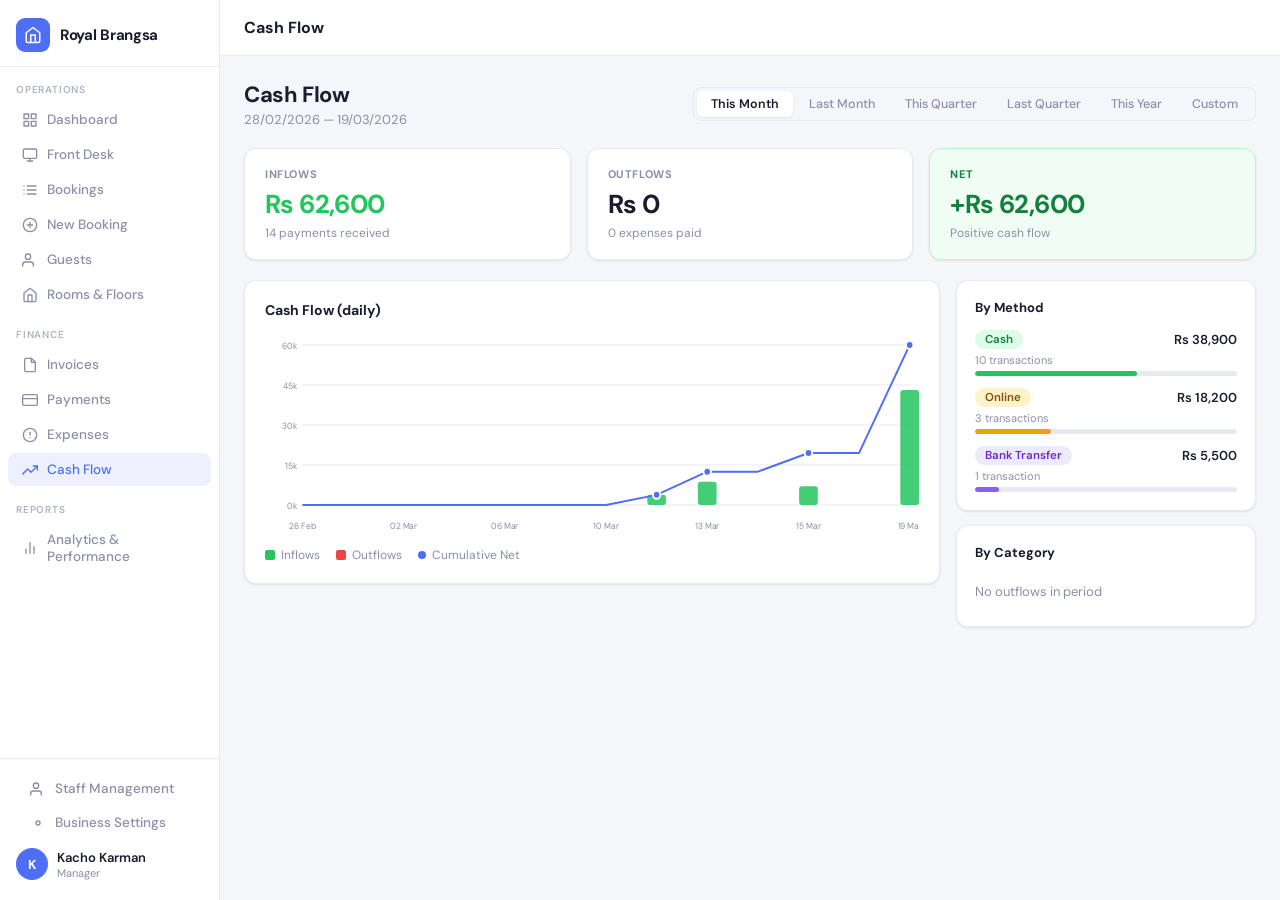
<file: cashflow.html>
<!DOCTYPE html>
<html lang="en">
<head>
  <meta charset="UTF-8"/>
  <meta name="viewport" content="width=device-width, initial-scale=1.0"/>
  <title>Cash Flow — Hotel Management System</title>
  <link rel="stylesheet" href="style.css"/>
  <style>
    /* Period tabs */
    .period-tabs{display:flex;gap:2px;background:var(--bg);padding:3px;border-radius:var(--radius-sm);border:1px solid var(--border);}
    .period-tab{padding:5px 14px;border-radius:6px;font-size:12.5px;font-weight:500;color:var(--text-muted);cursor:pointer;border:none;background:none;font-family:inherit;transition:all .15s;white-space:nowrap;}
    .period-tab:hover{color:var(--text);}
    .period-tab.active{background:var(--white);color:var(--text);box-shadow:var(--shadow-sm);font-weight:600;}

    /* Top row */
    .cf-top{display:flex;align-items:center;justify-content:space-between;flex-wrap:wrap;gap:12px;margin-bottom:20px;}

    /* Inflow/Outflow/Net cards */
    .cf-summary{display:grid;grid-template-columns:1fr 1fr 1fr;gap:16px;margin-bottom:20px;}
    .cf-card{background:var(--white);border:1px solid var(--border);border-radius:var(--radius);padding:18px 20px;box-shadow:var(--shadow-sm);}
    .cf-card-label{font-size:11px;font-weight:700;letter-spacing:.6px;text-transform:uppercase;color:var(--text-muted);margin-bottom:6px;}
    .cf-card-amount{font-size:26px;font-weight:700;letter-spacing:-.6px;color:var(--text);}
    .cf-card-amount.green{color:var(--green);}
    .cf-card-amount.red{color:var(--red);}
    .cf-card-amount.net-pos{color:#15803d;}
    .cf-card-sub{font-size:12px;color:var(--text-muted);margin-top:4px;}
    .cf-net-card{background:#f0fdf4;border-color:#bbf7d0;}
    .cf-net-card .cf-card-label{color:#15803d;}

    /* Main content grid */
    .cf-grid{display:grid;grid-template-columns:1fr 300px;gap:16px;align-items:start;}

    /* Chart card */
    .chart-card{background:var(--white);border:1px solid var(--border);border-radius:var(--radius);padding:20px;box-shadow:var(--shadow-sm);}
    .chart-title{font-size:14px;font-weight:700;color:var(--text);margin-bottom:16px;}
    .chart-area{position:relative;height:200px;width:100%;}

    /* SVG chart */
    .chart-svg{width:100%;height:100%;}

    /* Tooltip */
    .chart-tooltip{
      position:absolute;background:var(--text);color:#fff;
      padding:8px 12px;border-radius:8px;font-size:12px;
      pointer-events:none;display:none;z-index:10;white-space:nowrap;
      box-shadow:0 4px 12px rgba(0,0,0,.2);
    }
    .chart-tooltip strong{display:block;margin-bottom:2px;}

    /* Chart legend */
    .chart-legend{display:flex;gap:16px;margin-top:12px;flex-wrap:wrap;}
    .legend-item{display:flex;align-items:center;gap:6px;font-size:12px;color:var(--text-muted);}
    .legend-dot{width:10px;height:10px;border-radius:2px;flex-shrink:0;}

    /* Right panel */
    .side-card{background:var(--white);border:1px solid var(--border);border-radius:var(--radius);padding:18px;box-shadow:var(--shadow-sm);margin-bottom:14px;}
    .side-title{font-size:13px;font-weight:700;color:var(--text);margin-bottom:14px;}

    /* By Method */
    .method-row{margin-bottom:12px;}
    .method-row:last-child{margin-bottom:0;}
    .method-header{display:flex;align-items:center;justify-content:space-between;margin-bottom:4px;}
    .method-badge{display:inline-flex;align-items:center;padding:2px 10px;border-radius:20px;font-size:11.5px;font-weight:600;}
    .mb-cash  {background:#dcfce7;color:#15803d;}
    .mb-online{background:#fef3c7;color:#854d0e;}
    .mb-bank  {background:#ede9fe;color:#6d28d9;}
    .method-amount{font-size:13px;font-weight:600;color:var(--text);}
    .method-sub{font-size:11px;color:var(--text-muted);}
    .method-bar{height:5px;background:var(--border);border-radius:3px;margin-top:4px;overflow:hidden;}
    .method-bar-fill{height:100%;border-radius:3px;}

    /* By Category empty */
    .no-data{font-size:13px;color:var(--text-muted);padding:8px 0;}

    @media(max-width:1024px){
      .cf-grid{grid-template-columns:1fr;}
    }
    @media(max-width:640px){
      .cf-summary{grid-template-columns:1fr;}
      .period-tabs{overflow-x:auto;flex-wrap:nowrap;}
      .cf-top{flex-direction:column;align-items:stretch;}
    }
  </style>
</head>
<body class="layout-app">

<div class="sidebar-overlay" id="overlay" onclick="closeSidebar()"></div>

<aside class="sidebar" id="sidebar">
  <div class="sidebar-brand">
    <div class="brand-icon"><svg viewBox="0 0 24 24" fill="none" stroke="currentColor" stroke-width="2" stroke-linecap="round" stroke-linejoin="round"><path d="M3 9l9-7 9 7v11a2 2 0 0 1-2 2H5a2 2 0 0 1-2-2z"/><polyline points="9 22 9 12 15 12 15 22"/></svg></div>
    <span class="brand-name">Royal Brangsa</span>
  </div>
  <div class="sidebar-section-label">Operations</div>
  <a href="index.html"    class="nav-item"><svg viewBox="0 0 24 24" fill="none" stroke="currentColor" stroke-width="2" stroke-linecap="round" stroke-linejoin="round"><rect x="3" y="3" width="7" height="7"/><rect x="14" y="3" width="7" height="7"/><rect x="14" y="14" width="7" height="7"/><rect x="3" y="14" width="7" height="7"/></svg>Dashboard</a>
  <a href="front-desk.html"   class="nav-item"><svg viewBox="0 0 24 24" fill="none" stroke="currentColor" stroke-width="2" stroke-linecap="round" stroke-linejoin="round"><rect x="2" y="3" width="20" height="14" rx="2"/><path d="M8 21h8M12 17v4"/></svg>Front Desk</a>
  <a href="bookings.html"     class="nav-item"><svg viewBox="0 0 24 24" fill="none" stroke="currentColor" stroke-width="2" stroke-linecap="round" stroke-linejoin="round"><path d="M8 6h13M8 12h13M8 18h13M3 6h.01M3 12h.01M3 18h.01"/></svg>Bookings</a>
  <a href="new-booking.html"  class="nav-item"><svg viewBox="0 0 24 24" fill="none" stroke="currentColor" stroke-width="2" stroke-linecap="round" stroke-linejoin="round"><circle cx="12" cy="12" r="10"/><line x1="12" y1="8" x2="12" y2="16"/><line x1="8" y1="12" x2="16" y2="12"/></svg>New Booking</a>
  <a href="guests.html"       class="nav-item"><svg viewBox="0 0 24 24" fill="none" stroke="currentColor" stroke-width="2" stroke-linecap="round" stroke-linejoin="round"><path d="M17 21v-2a4 4 0 0 0-4-4H5a4 4 0 0 0-4 4v2"/><circle cx="9" cy="7" r="4"/></svg>Guests</a>
  <a href="rooms-floors.html" class="nav-item"><svg viewBox="0 0 24 24" fill="none" stroke="currentColor" stroke-width="2" stroke-linecap="round" stroke-linejoin="round"><path d="M3 9l9-7 9 7v11a2 2 0 0 1-2 2H5a2 2 0 0 1-2-2z"/><polyline points="9 22 9 12 15 12 15 22"/></svg>Rooms &amp; Floors</a>
  <div class="sidebar-section-label">Finance</div>
  <a href="invoices.html"  class="nav-item"><svg viewBox="0 0 24 24" fill="none" stroke="currentColor" stroke-width="2" stroke-linecap="round" stroke-linejoin="round"><path d="M14 2H6a2 2 0 0 0-2 2v16a2 2 0 0 0 2 2h12a2 2 0 0 0 2-2V8z"/><polyline points="14 2 14 8 20 8"/></svg>Invoices</a>
  <a href="payments.html"  class="nav-item"><svg viewBox="0 0 24 24" fill="none" stroke="currentColor" stroke-width="2" stroke-linecap="round" stroke-linejoin="round"><rect x="1" y="4" width="22" height="16" rx="2"/><line x1="1" y1="10" x2="23" y2="10"/></svg>Payments</a>
  <a href="expenses.html"  class="nav-item"><svg viewBox="0 0 24 24" fill="none" stroke="currentColor" stroke-width="2" stroke-linecap="round" stroke-linejoin="round"><circle cx="12" cy="12" r="10"/><line x1="12" y1="8" x2="12" y2="12"/><line x1="12" y1="16" x2="12.01" y2="16"/></svg>Expenses</a>
  <a href="cashflow.html"  class="nav-item active"><svg viewBox="0 0 24 24" fill="none" stroke="currentColor" stroke-width="2" stroke-linecap="round" stroke-linejoin="round"><polyline points="23 6 13.5 15.5 8.5 10.5 1 18"/><polyline points="17 6 23 6 23 12"/></svg>Cash Flow</a>
  <div class="sidebar-section-label">Reports</div>
  <a href="analytics.html" class="nav-item"><svg viewBox="0 0 24 24" fill="none" stroke="currentColor" stroke-width="2" stroke-linecap="round" stroke-linejoin="round"><line x1="18" y1="20" x2="18" y2="10"/><line x1="12" y1="20" x2="12" y2="4"/><line x1="6" y1="20" x2="6" y2="14"/></svg>Analytics &amp; Performance</a>
  <div class="sidebar-bottom">
    <a href="staff-management.html"  class="nav-item"><svg viewBox="0 0 24 24" fill="none" stroke="currentColor" stroke-width="2" stroke-linecap="round" stroke-linejoin="round"><path d="M17 21v-2a4 4 0 0 0-4-4H5a4 4 0 0 0-4 4v2"/><circle cx="9" cy="7" r="4"/></svg>Staff Management</a>
    <a href="business-settings.html" class="nav-item"><svg viewBox="0 0 24 24" fill="none" stroke="currentColor" stroke-width="2" stroke-linecap="round" stroke-linejoin="round"><circle cx="12" cy="12" r="3"/></svg>Business Settings</a>
    <div class="user-card">
      <div class="user-avatar">K</div>
      <div class="user-info"><div class="user-name">Kacho Karman</div><div class="user-role">Manager</div></div>
    </div>
  </div>
</aside>

<div class="main">
  <header class="topbar">
    <div class="topbar-left">
      <button class="hamburger" onclick="toggleSidebar()"><svg viewBox="0 0 24 24" fill="none" stroke="currentColor" stroke-width="2" stroke-linecap="round" stroke-linejoin="round"><line x1="3" y1="6" x2="21" y2="6"/><line x1="3" y1="12" x2="21" y2="12"/><line x1="3" y1="18" x2="21" y2="18"/></svg></button>
      <span class="topbar-title">Cash Flow</span>
    </div>
  </header>

  <div class="content">
    <div class="cf-top">
      <div>
        <h1 style="font-size:22px;font-weight:700;letter-spacing:-.4px;">Cash Flow</h1>
        <div style="font-size:13px;color:var(--text-muted);margin-top:2px;">28/02/2026 — 19/03/2026</div>
      </div>
      <div class="period-tabs">
        <button class="period-tab active" onclick="setPeriod(this)">This Month</button>
        <button class="period-tab" onclick="setPeriod(this)">Last Month</button>
        <button class="period-tab" onclick="setPeriod(this)">This Quarter</button>
        <button class="period-tab" onclick="setPeriod(this)">Last Quarter</button>
        <button class="period-tab" onclick="setPeriod(this)">This Year</button>
        <button class="period-tab" onclick="setPeriod(this)">Custom</button>
      </div>
    </div>

    <!-- Summary Cards -->
    <div class="cf-summary">
      <div class="cf-card">
        <div class="cf-card-label">Inflows</div>
        <div class="cf-card-amount green">Rs 62,600</div>
        <div class="cf-card-sub">14 payments received</div>
      </div>
      <div class="cf-card">
        <div class="cf-card-label">Outflows</div>
        <div class="cf-card-amount">Rs 0</div>
        <div class="cf-card-sub">0 expenses paid</div>
      </div>
      <div class="cf-card cf-net-card">
        <div class="cf-card-label">Net</div>
        <div class="cf-card-amount net-pos">+Rs 62,600</div>
        <div class="cf-card-sub">Positive cash flow</div>
      </div>
    </div>

    <!-- Chart + Side panel -->
    <div class="cf-grid">

      <!-- Chart -->
      <div class="chart-card">
        <div class="chart-title">Cash Flow (daily)</div>
        <div class="chart-area" id="chartArea">
          <svg class="chart-svg" id="cfChart" viewBox="0 0 700 200" preserveAspectRatio="none"></svg>
          <div class="chart-tooltip" id="tooltip"></div>
        </div>
        <div class="chart-legend">
          <div class="legend-item"><div class="legend-dot" style="background:#22c55e;"></div>Inflows</div>
          <div class="legend-item"><div class="legend-dot" style="background:#ef4444;"></div>Outflows</div>
          <div class="legend-item"><div class="legend-dot" style="background:var(--primary);border-radius:50%;width:8px;height:8px;"></div>Cumulative Net</div>
        </div>
      </div>

      <!-- Side Panel -->
      <div>
        <div class="side-card">
          <div class="side-title">By Method</div>
          <div class="method-row">
            <div class="method-header">
              <span class="method-badge mb-cash">Cash</span>
              <span class="method-amount">Rs 38,900</span>
            </div>
            <div class="method-sub">10 transactions</div>
            <div class="method-bar"><div class="method-bar-fill" style="width:62%;background:#22c55e;"></div></div>
          </div>
          <div class="method-row">
            <div class="method-header">
              <span class="method-badge mb-online">Online</span>
              <span class="method-amount">Rs 18,200</span>
            </div>
            <div class="method-sub">3 transactions</div>
            <div class="method-bar"><div class="method-bar-fill" style="width:29%;background:#f59e0b;"></div></div>
          </div>
          <div class="method-row">
            <div class="method-header">
              <span class="method-badge mb-bank">Bank Transfer</span>
              <span class="method-amount">Rs 5,500</span>
            </div>
            <div class="method-sub">1 transaction</div>
            <div class="method-bar"><div class="method-bar-fill" style="width:9%;background:#8b5cf6;"></div></div>
          </div>
        </div>

        <div class="side-card">
          <div class="side-title">By Category</div>
          <div class="no-data">No outflows in period</div>
        </div>
      </div>

    </div>
  </div>
</div>

<script>
  function setPeriod(el) {
    document.querySelectorAll('.period-tab').forEach(b => b.classList.remove('active'));
    el.classList.add('active');
  }

  // Chart data — daily inflows for this month
  const days = ['26 Feb','28 Feb','02 Mar','04 Mar','06 Mar','08 Mar','10 Mar','12 Mar','13 Mar','14 Mar','15 Mar','16 Mar','19 Mar'];
  const inflows  = [0,0,0,0,0,0,0,3800,8700,0,7000,0,43100];
  const outflows = [0,0,0,0,0,0,0,0,0,0,0,0,0];

  function drawChart() {
    const svg    = document.getElementById('cfChart');
    const W = 700, H = 200, pad = { t:10, b:30, l:40, r:10 };
    const cW = W - pad.l - pad.r;
    const cH = H - pad.t - pad.b;
    const maxVal = Math.max(...inflows, 60000);
    const n = days.length;
    const barW = Math.max(8, (cW / n) * 0.4);
    const step  = cW / (n - 1);

    let html = '';

    // Y grid lines
    for (let i = 0; i <= 4; i++) {
      const y = pad.t + (cH * i / 4);
      const val = Math.round(maxVal * (1 - i/4) / 1000);
      html += `<line x1="${pad.l}" y1="${y}" x2="${W - pad.r}" y2="${y}" stroke="#e8eaf2" stroke-width="1"/>`;
      html += `<text x="${pad.l - 6}" y="${y + 4}" font-size="9" fill="#8b8fa8" text-anchor="end">${val}k</text>`;
    }

    // Bars (inflows)
    inflows.forEach((v, i) => {
      if (v === 0) return;
      const x   = pad.l + i * step - barW / 2;
      const bH  = (v / maxVal) * cH;
      const y   = pad.t + cH - bH;
      html += `<rect x="${x}" y="${y}" width="${barW}" height="${bH}" fill="#22c55e" rx="3" opacity="0.85"
        onmouseover="showTip(event,'${days[i]}',${v},0)" onmouseout="hideTip()"/>`;
    });

    // Cumulative net line
    let cumulative = 0;
    const pts = inflows.map((v, i) => {
      cumulative += v - outflows[i];
      const x = pad.l + i * step;
      const y = pad.t + cH - (Math.min(cumulative, maxVal) / maxVal) * cH;
      return `${x},${y}`;
    });
    html += `<polyline points="${pts.join(' ')}" fill="none" stroke="#4f6ef7" stroke-width="2" stroke-linejoin="round"/>`;

    // Dots on line
    cumulative = 0;
    inflows.forEach((v, i) => {
      cumulative += v - outflows[i];
      const x = pad.l + i * step;
      const y = pad.t + cH - (Math.min(cumulative, maxVal) / maxVal) * cH;
      if (v > 0) {
        html += `<circle cx="${x}" cy="${y}" r="4" fill="#4f6ef7" stroke="#fff" stroke-width="2"
          onmouseover="showTip(event,'${days[i]}',${v},${cumulative})" onmouseout="hideTip()"/>`;
      }
    });

    // X labels
    days.forEach((d, i) => {
      if (i % 2 === 0 || i === days.length - 1) {
        const x = pad.l + i * step;
        html += `<text x="${x}" y="${H - 6}" font-size="9" fill="#8b8fa8" text-anchor="middle">${d}</text>`;
      }
    });

    svg.innerHTML = html;
  }

  function showTip(e, day, inflow, net) {
    const tip = document.getElementById('tooltip');
    tip.style.display = 'block';
    tip.innerHTML = `<strong>${day}</strong>Inflows: Rs ${inflow.toLocaleString()}<br>Outflows: Rs 0<br>Cumulative Net: Rs ${net.toLocaleString()}`;
    const rect = document.getElementById('chartArea').getBoundingClientRect();
    tip.style.left = (e.clientX - rect.left + 12) + 'px';
    tip.style.top  = (e.clientY - rect.top  - 10) + 'px';
  }
  function hideTip() { document.getElementById('tooltip').style.display = 'none'; }

  function toggleSidebar() { document.getElementById('sidebar').classList.toggle('open'); document.getElementById('overlay').classList.toggle('open'); }
  function closeSidebar()  { document.getElementById('sidebar').classList.remove('open'); document.getElementById('overlay').classList.remove('open'); }

  drawChart();
  window.addEventListener('resize', drawChart);
</script>
</body>
</html>
</file>
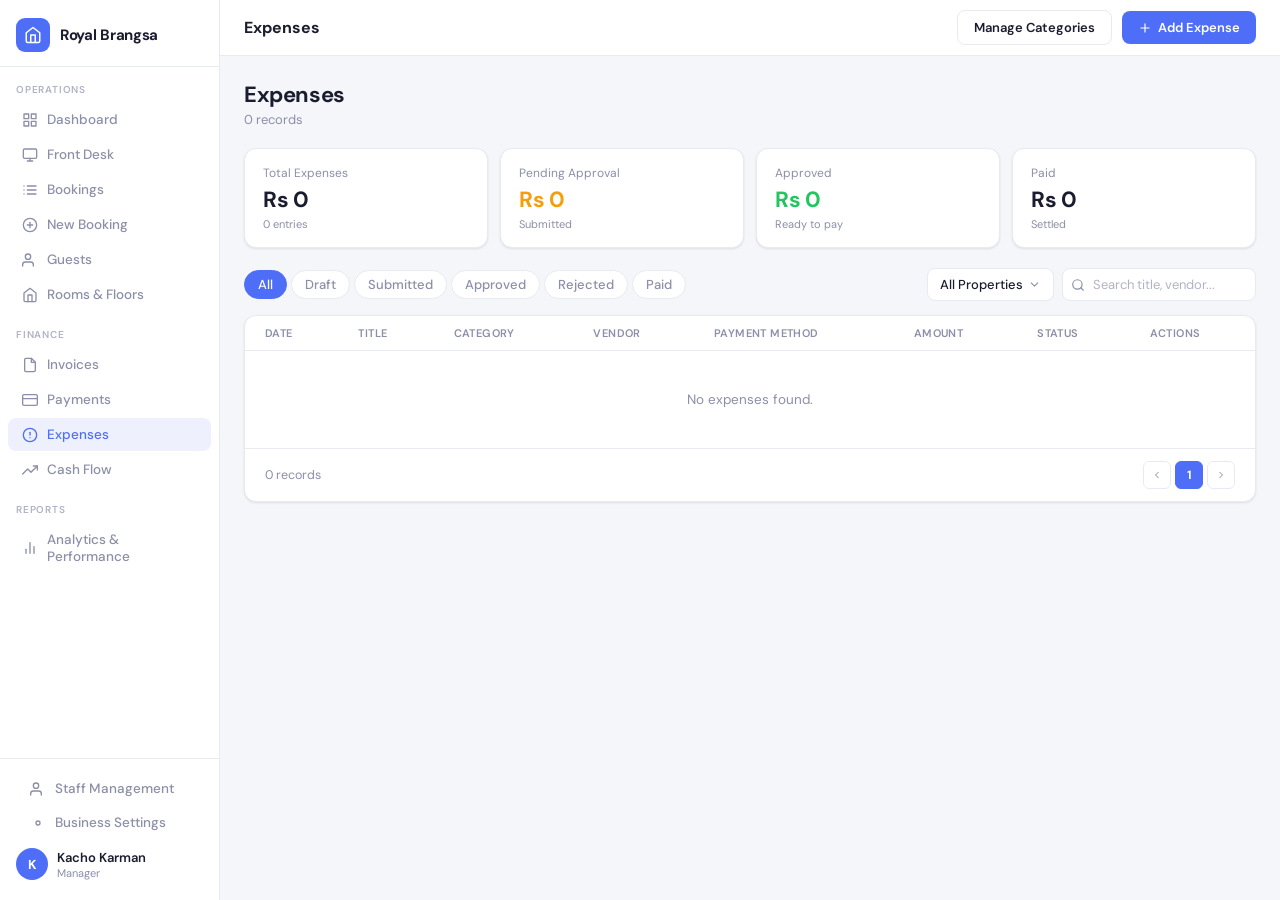
<file: expenses.html>
<!DOCTYPE html>
<html lang="en">
<head>
  <meta charset="UTF-8"/>
  <meta name="viewport" content="width=device-width, initial-scale=1.0"/>
  <title>Expenses — Hotel Management System</title>
  <link rel="stylesheet" href="style.css"/>
  <style>
    /* Summary cards */
    .exp-summary{display:grid;grid-template-columns:repeat(4,1fr);gap:12px;margin-bottom:20px;}
    .exp-card{background:var(--white);border:1px solid var(--border);border-radius:var(--radius);padding:16px 18px;box-shadow:var(--shadow-sm);}
    .exp-card-label{font-size:12px;color:var(--text-muted);margin-bottom:4px;}
    .exp-card-amount{font-size:22px;font-weight:700;color:var(--text);letter-spacing:-.5px;}
    .exp-card-amount.orange{color:var(--orange);}
    .exp-card-amount.green{color:var(--green);}
    .exp-card-sub{font-size:11px;color:var(--text-muted);margin-top:3px;}

    /* Tabs */
    .exp-tabs{display:flex;align-items:center;gap:4px;flex-wrap:wrap;}
    .exp-tab{padding:5px 13px;border-radius:20px;font-size:13px;font-weight:500;color:var(--text-muted);cursor:pointer;border:1px solid var(--border);background:var(--white);font-family:inherit;transition:all .15s;}
    .exp-tab:hover{border-color:var(--text-muted);color:var(--text);}
    .exp-tab.active{background:var(--primary);color:#fff;border-color:var(--primary);}

    /* Toolbar */
    .toolbar{display:flex;align-items:center;justify-content:space-between;gap:10px;margin-bottom:14px;flex-wrap:wrap;}
    .toolbar-left{display:flex;align-items:center;gap:8px;flex:1;flex-wrap:wrap;}

    .search-sm{position:relative;flex:1;min-width:160px;max-width:240px;}
    .search-sm svg{position:absolute;left:9px;top:50%;transform:translateY(-50%);width:14px;height:14px;color:var(--text-muted);pointer-events:none;}
    .search-sm input{width:100%;padding:7px 10px 7px 30px;border:1px solid var(--border);border-radius:var(--radius-sm);font-size:13px;font-family:inherit;color:var(--text);background:var(--white);outline:none;}
    .search-sm input:focus{border-color:var(--primary);}
    .search-sm input::placeholder{color:var(--text-light);}

    .prop-sel{display:flex;align-items:center;gap:5px;padding:7px 12px;border:1px solid var(--border);border-radius:var(--radius-sm);font-size:13px;font-weight:500;color:var(--text);background:var(--white);cursor:pointer;font-family:inherit;white-space:nowrap;}
    .prop-sel svg{width:13px;height:13px;color:var(--text-muted);}

    /* Table */
    .a-lnk{color:var(--primary);font-size:13px;font-weight:600;cursor:pointer;margin-right:8px;}
    .a-lnk:hover{text-decoration:underline;}
    .muted{color:var(--text-muted);}

    /* Empty state */
    .empty-state{padding:40px;text-align:center;color:var(--text-muted);font-size:13.5px;}

    /* Table footer */
    .tf{display:flex;align-items:center;justify-content:space-between;padding:12px 20px;border-top:1px solid var(--border);font-size:12.5px;color:var(--text-muted);}
    .pgb{display:flex;gap:4px;}
    .pb{width:28px;height:28px;border:1px solid var(--border);border-radius:6px;background:var(--white);cursor:pointer;font-size:12px;font-family:inherit;color:var(--text-muted);display:flex;align-items:center;justify-content:center;}
    .pb:hover{background:var(--bg);}
    .pb.active{background:var(--primary);color:#fff;border-color:var(--primary);font-weight:700;}

    /* ── Add Expense Modal ── */
    .modal-exp{max-width:480px;}

    /* ── Manage Categories Modal ── */
    .modal-cat{max-width:400px;}
    .cat-section-title{font-size:10px;font-weight:700;letter-spacing:.7px;text-transform:uppercase;color:var(--text-muted);margin-bottom:10px;}

    .color-picker{display:flex;gap:6px;flex-wrap:wrap;align-items:center;}
    .color-dot{width:22px;height:22px;border-radius:50%;cursor:pointer;border:2px solid transparent;transition:all .15s;}
    .color-dot:hover{transform:scale(1.15);}
    .color-dot.selected{border-color:var(--text);transform:scale(1.1);}

    .cat-list{margin-top:16px;}
    .cat-item{display:flex;align-items:center;gap:8px;padding:7px 0;border-bottom:1px solid var(--bg);font-size:13.5px;}
    .cat-item:last-child{border-bottom:none;}
    .cat-dot{width:10px;height:10px;border-radius:50%;flex-shrink:0;}
    .cat-item-name{flex:1;}
    .cat-del{color:var(--red);cursor:pointer;font-size:12px;font-weight:600;}
    .cat-del:hover{text-decoration:underline;}

    @media(max-width:768px){
      .exp-summary{grid-template-columns:repeat(2,1fr);}
      thead th:nth-child(3),tbody td:nth-child(3),
      thead th:nth-child(4),tbody td:nth-child(4),
      thead th:nth-child(5),tbody td:nth-child(5){display:none;}
    }
    @media(max-width:480px){
      .exp-summary{grid-template-columns:1fr 1fr;}
      .toolbar{flex-direction:column;align-items:stretch;}
      .search-sm{max-width:100%;}
    }
  </style>
</head>
<body class="layout-app">

<div class="sidebar-overlay" id="overlay" onclick="closeSidebar()"></div>

<aside class="sidebar" id="sidebar">
  <div class="sidebar-brand">
    <div class="brand-icon"><svg viewBox="0 0 24 24" fill="none" stroke="currentColor" stroke-width="2" stroke-linecap="round" stroke-linejoin="round"><path d="M3 9l9-7 9 7v11a2 2 0 0 1-2 2H5a2 2 0 0 1-2-2z"/><polyline points="9 22 9 12 15 12 15 22"/></svg></div>
    <span class="brand-name">Royal Brangsa</span>
  </div>
  <div class="sidebar-section-label">Operations</div>
  <a href="index.html"    class="nav-item"><svg viewBox="0 0 24 24" fill="none" stroke="currentColor" stroke-width="2" stroke-linecap="round" stroke-linejoin="round"><rect x="3" y="3" width="7" height="7"/><rect x="14" y="3" width="7" height="7"/><rect x="14" y="14" width="7" height="7"/><rect x="3" y="14" width="7" height="7"/></svg>Dashboard</a>
  <a href="front-desk.html"   class="nav-item"><svg viewBox="0 0 24 24" fill="none" stroke="currentColor" stroke-width="2" stroke-linecap="round" stroke-linejoin="round"><rect x="2" y="3" width="20" height="14" rx="2"/><path d="M8 21h8M12 17v4"/></svg>Front Desk</a>
  <a href="bookings.html"     class="nav-item"><svg viewBox="0 0 24 24" fill="none" stroke="currentColor" stroke-width="2" stroke-linecap="round" stroke-linejoin="round"><path d="M8 6h13M8 12h13M8 18h13M3 6h.01M3 12h.01M3 18h.01"/></svg>Bookings</a>
  <a href="new-booking.html"  class="nav-item"><svg viewBox="0 0 24 24" fill="none" stroke="currentColor" stroke-width="2" stroke-linecap="round" stroke-linejoin="round"><circle cx="12" cy="12" r="10"/><line x1="12" y1="8" x2="12" y2="16"/><line x1="8" y1="12" x2="16" y2="12"/></svg>New Booking</a>
  <a href="guests.html"       class="nav-item"><svg viewBox="0 0 24 24" fill="none" stroke="currentColor" stroke-width="2" stroke-linecap="round" stroke-linejoin="round"><path d="M17 21v-2a4 4 0 0 0-4-4H5a4 4 0 0 0-4 4v2"/><circle cx="9" cy="7" r="4"/></svg>Guests</a>
  <a href="rooms-floors.html" class="nav-item"><svg viewBox="0 0 24 24" fill="none" stroke="currentColor" stroke-width="2" stroke-linecap="round" stroke-linejoin="round"><path d="M3 9l9-7 9 7v11a2 2 0 0 1-2 2H5a2 2 0 0 1-2-2z"/><polyline points="9 22 9 12 15 12 15 22"/></svg>Rooms &amp; Floors</a>
  <div class="sidebar-section-label">Finance</div>
  <a href="invoices.html"  class="nav-item"><svg viewBox="0 0 24 24" fill="none" stroke="currentColor" stroke-width="2" stroke-linecap="round" stroke-linejoin="round"><path d="M14 2H6a2 2 0 0 0-2 2v16a2 2 0 0 0 2 2h12a2 2 0 0 0 2-2V8z"/><polyline points="14 2 14 8 20 8"/></svg>Invoices</a>
  <a href="payments.html"  class="nav-item"><svg viewBox="0 0 24 24" fill="none" stroke="currentColor" stroke-width="2" stroke-linecap="round" stroke-linejoin="round"><rect x="1" y="4" width="22" height="16" rx="2"/><line x1="1" y1="10" x2="23" y2="10"/></svg>Payments</a>
  <a href="expenses.html"  class="nav-item active"><svg viewBox="0 0 24 24" fill="none" stroke="currentColor" stroke-width="2" stroke-linecap="round" stroke-linejoin="round"><circle cx="12" cy="12" r="10"/><line x1="12" y1="8" x2="12" y2="12"/><line x1="12" y1="16" x2="12.01" y2="16"/></svg>Expenses</a>
  <a href="cashflow.html"  class="nav-item"><svg viewBox="0 0 24 24" fill="none" stroke="currentColor" stroke-width="2" stroke-linecap="round" stroke-linejoin="round"><polyline points="23 6 13.5 15.5 8.5 10.5 1 18"/><polyline points="17 6 23 6 23 12"/></svg>Cash Flow</a>
  <div class="sidebar-section-label">Reports</div>
  <a href="analytics.html" class="nav-item"><svg viewBox="0 0 24 24" fill="none" stroke="currentColor" stroke-width="2" stroke-linecap="round" stroke-linejoin="round"><line x1="18" y1="20" x2="18" y2="10"/><line x1="12" y1="20" x2="12" y2="4"/><line x1="6" y1="20" x2="6" y2="14"/></svg>Analytics &amp; Performance</a>
  <div class="sidebar-bottom">
    <a href="staff-management.html"  class="nav-item"><svg viewBox="0 0 24 24" fill="none" stroke="currentColor" stroke-width="2" stroke-linecap="round" stroke-linejoin="round"><path d="M17 21v-2a4 4 0 0 0-4-4H5a4 4 0 0 0-4 4v2"/><circle cx="9" cy="7" r="4"/></svg>Staff Management</a>
    <a href="business-settings.html" class="nav-item"><svg viewBox="0 0 24 24" fill="none" stroke="currentColor" stroke-width="2" stroke-linecap="round" stroke-linejoin="round"><circle cx="12" cy="12" r="3"/></svg>Business Settings</a>
    <div class="user-card">
      <div class="user-avatar">K</div>
      <div class="user-info"><div class="user-name">Kacho Karman</div><div class="user-role">Manager</div></div>
    </div>
  </div>
</aside>

<div class="main">
  <header class="topbar">
    <div class="topbar-left">
      <button class="hamburger" onclick="toggleSidebar()"><svg viewBox="0 0 24 24" fill="none" stroke="currentColor" stroke-width="2" stroke-linecap="round" stroke-linejoin="round"><line x1="3" y1="6" x2="21" y2="6"/><line x1="3" y1="12" x2="21" y2="12"/><line x1="3" y1="18" x2="21" y2="18"/></svg></button>
      <span class="topbar-title">Expenses</span>
    </div>
    <div class="topbar-right">
      <button class="btn-secondary" onclick="openCatModal()">Manage Categories</button>
      <button class="btn-primary" onclick="openAddExpense()">
        <svg viewBox="0 0 24 24" fill="none" stroke="currentColor" stroke-width="2" stroke-linecap="round" stroke-linejoin="round" width="14" height="14"><line x1="12" y1="5" x2="12" y2="19"/><line x1="5" y1="12" x2="19" y2="12"/></svg>
        Add Expense
      </button>
    </div>
  </header>

  <div class="content">
    <div class="page-header">
      <h1>Expenses</h1>
      <div style="font-size:13px;color:var(--text-muted);margin-top:2px;" id="expMeta">0 records</div>
    </div>

    <!-- Summary -->
    <div class="exp-summary">
      <div class="exp-card">
        <div class="exp-card-label">Total Expenses</div>
        <div class="exp-card-amount" id="sumTotal">Rs 0</div>
        <div class="exp-card-sub" id="sumEntries">0 entries</div>
      </div>
      <div class="exp-card">
        <div class="exp-card-label">Pending Approval</div>
        <div class="exp-card-amount orange" id="sumPending">Rs 0</div>
        <div class="exp-card-sub">Submitted</div>
      </div>
      <div class="exp-card">
        <div class="exp-card-label">Approved</div>
        <div class="exp-card-amount green" id="sumApproved">Rs 0</div>
        <div class="exp-card-sub">Ready to pay</div>
      </div>
      <div class="exp-card">
        <div class="exp-card-label">Paid</div>
        <div class="exp-card-amount" id="sumPaid">Rs 0</div>
        <div class="exp-card-sub">Settled</div>
      </div>
    </div>

    <!-- Toolbar -->
    <div class="toolbar">
      <div class="exp-tabs">
        <button class="exp-tab active" onclick="filterExp('all',this)">All</button>
        <button class="exp-tab" onclick="filterExp('draft',this)">Draft</button>
        <button class="exp-tab" onclick="filterExp('submitted',this)">Submitted</button>
        <button class="exp-tab" onclick="filterExp('approved',this)">Approved</button>
        <button class="exp-tab" onclick="filterExp('rejected',this)">Rejected</button>
        <button class="exp-tab" onclick="filterExp('paid',this)">Paid</button>
      </div>
      <div style="display:flex;gap:8px;align-items:center;flex-wrap:wrap;">
        <div class="prop-sel">
          All Properties
          <svg viewBox="0 0 24 24" fill="none" stroke="currentColor" stroke-width="2" stroke-linecap="round" stroke-linejoin="round"><polyline points="6 9 12 15 18 9"/></svg>
        </div>
        <div class="search-sm">
          <svg viewBox="0 0 24 24" fill="none" stroke="currentColor" stroke-width="2" stroke-linecap="round" stroke-linejoin="round"><circle cx="11" cy="11" r="8"/><line x1="21" y1="21" x2="16.65" y2="16.65"/></svg>
          <input type="text" placeholder="Search title, vendor..." oninput="searchExp(this.value)"/>
        </div>
      </div>
    </div>

    <!-- Table -->
    <div class="card">
      <div class="table-wrap">
        <table>
          <thead>
            <tr><th>Date</th><th>Title</th><th>Category</th><th>Vendor</th><th>Payment Method</th><th>Amount</th><th>Status</th><th>Actions</th></tr>
          </thead>
          <tbody id="expTbody"></tbody>
        </table>
      </div>
      <div id="emptyState" class="empty-state" style="display:none;">No expenses found.</div>
      <div class="tf">
        <span id="expInfo">0 records</span>
        <div class="pgb">
          <button class="pb"><svg viewBox="0 0 24 24" fill="none" stroke="currentColor" stroke-width="2" width="12" height="12"><polyline points="15 18 9 12 15 6"/></svg></button>
          <button class="pb active">1</button>
          <button class="pb"><svg viewBox="0 0 24 24" fill="none" stroke="currentColor" stroke-width="2" width="12" height="12"><polyline points="9 18 15 12 9 6"/></svg></button>
        </div>
      </div>
    </div>
  </div>
</div>

<!-- ══ MODAL 1: Add Expense ══ -->
<div class="modal-overlay" id="addExpModal" onclick="closeOut(event,'addExpModal')">
  <div class="modal modal-exp">
    <div class="modal-header">
      <div class="modal-title">Add Expense</div>
      <button class="modal-close" onclick="closeM('addExpModal')"><svg viewBox="0 0 24 24" fill="none" stroke="currentColor" stroke-width="2" stroke-linecap="round" stroke-linejoin="round"><line x1="18" y1="6" x2="6" y2="18"/><line x1="6" y1="6" x2="18" y2="18"/></svg></button>
    </div>
    <div class="modal-body">
      <div class="form-group">
        <label class="form-label">Title</label>
        <input type="text" class="form-input" id="eTitle" placeholder="e.g. Kitchen supplies restock"/>
      </div>
      <div class="form-row">
        <div class="form-group">
          <label class="form-label">Property</label>
          <select class="form-select" id="eProp">
            <option>Skardu Main Branch</option>
            <option>Shigar branch</option>
          </select>
        </div>
        <div class="form-group">
          <label class="form-label">Category</label>
          <select class="form-select" id="eCat">
            <option value="">— None —</option>
          </select>
        </div>
      </div>
      <div class="form-row">
        <div class="form-group">
          <label class="form-label">Amount (PKR) *</label>
          <input type="number" class="form-input" id="eAmount" value="0.00" min="0" step="0.01"/>
        </div>
        <div class="form-group">
          <label class="form-label">Date</label>
          <input type="date" class="form-input" id="eDate"/>
        </div>
      </div>
      <div class="form-row">
        <div class="form-group">
          <label class="form-label">Vendor</label>
          <input type="text" class="form-input" id="eVendor" placeholder="e.g. Metro Wholesale"/>
        </div>
        <div class="form-group">
          <label class="form-label">Payment Method</label>
          <select class="form-select" id="ePayMethod">
            <option value="">— None —</option>
            <option>Cash</option>
            <option>Bank Transfer</option>
            <option>Credit Card</option>
            <option>Online</option>
          </select>
        </div>
      </div>
      <div class="form-group">
        <label class="form-label">Reference</label>
        <input type="text" class="form-input" id="eRef" placeholder="Optional"/>
      </div>
      <div class="form-group">
        <label class="form-label">Description</label>
        <textarea class="form-textarea" id="eDesc" placeholder="Additional details..." style="min-height:70px;"></textarea>
      </div>
      <div class="form-group">
        <label class="form-label">Notes</label>
        <textarea class="form-textarea" id="eNotes" placeholder="Visible internally only..." style="min-height:60px;"></textarea>
      </div>
    </div>
    <div class="modal-footer">
      <button class="btn-secondary" onclick="closeM('addExpModal')">Cancel</button>
      <button class="btn-primary" onclick="saveExpense()">Save Expense</button>
    </div>
  </div>
</div>

<!-- ══ MODAL 2: Manage Categories ══ -->
<div class="modal-overlay" id="catModal" onclick="closeOut(event,'catModal')">
  <div class="modal modal-cat">
    <div class="modal-header">
      <div class="modal-title">Expense Categories</div>
      <button class="modal-close" onclick="closeM('catModal')"><svg viewBox="0 0 24 24" fill="none" stroke="currentColor" stroke-width="2" stroke-linecap="round" stroke-linejoin="round"><line x1="18" y1="6" x2="6" y2="18"/><line x1="6" y1="6" x2="18" y2="18"/></svg></button>
    </div>
    <div class="modal-body">
      <div class="cat-section-title">New Category</div>
      <div class="form-row" style="align-items:flex-end;gap:12px;margin-bottom:10px;">
        <div class="form-group" style="flex:1;margin-bottom:0;">
          <label class="form-label">Name *</label>
          <input type="text" class="form-input" id="catName" placeholder="e.g. Utilities"/>
        </div>
        <div class="form-group" style="margin-bottom:0;">
          <label class="form-label">Color</label>
          <div class="color-picker" id="colorPicker">
            <div class="color-dot selected" style="background:#ef4444;" data-color="#ef4444" onclick="selectColor(this)"></div>
            <div class="color-dot" style="background:#f59e0b;" data-color="#f59e0b" onclick="selectColor(this)"></div>
            <div class="color-dot" style="background:#22c55e;" data-color="#22c55e" onclick="selectColor(this)"></div>
            <div class="color-dot" style="background:#3b82f6;" data-color="#3b82f6" onclick="selectColor(this)"></div>
            <div class="color-dot" style="background:#8b5cf6;" data-color="#8b5cf6" onclick="selectColor(this)"></div>
            <div class="color-dot" style="background:#06b6d4;" data-color="#06b6d4" onclick="selectColor(this)"></div>
            <div class="color-dot" style="background:#ec4899;" data-color="#ec4899" onclick="selectColor(this)"></div>
            <div class="color-dot" style="background:#64748b;" data-color="#64748b" onclick="selectColor(this)"></div>
            <div class="color-dot" style="background:#1a1d2e;" data-color="#1a1d2e" onclick="selectColor(this)"></div>
          </div>
        </div>
      </div>
      <div class="form-group">
        <label class="form-label">Description</label>
        <input type="text" class="form-input" id="catDesc" placeholder="Optional"/>
      </div>
      <button class="btn-primary" style="width:100%;justify-content:center;" onclick="addCategory()">Add Category</button>

      <div class="cat-list" id="catList"></div>
    </div>
    <div class="modal-footer">
      <button class="btn-primary" onclick="closeM('catModal')">Done</button>
    </div>
  </div>
</div>

<script>
  let expenses  = [];
  let categories = [];
  let selectedColor = '#ef4444';
  let curFilter = 'all';
  let curSearch = '';

  const statusMap = { draft:'badge-draft', submitted:'badge-pending', approved:'badge-confirmed', rejected:'badge-cancelled', paid:'badge-paid' };
  const statusLbl = { draft:'Draft', submitted:'Submitted', approved:'Approved', rejected:'Rejected', paid:'Paid' };

  function updateSummary() {
    const total    = expenses.reduce((s,e) => s + e.amount, 0);
    const pending  = expenses.filter(e => e.status === 'submitted').reduce((s,e) => s + e.amount, 0);
    const approved = expenses.filter(e => e.status === 'approved').reduce((s,e) => s + e.amount, 0);
    const paid     = expenses.filter(e => e.status === 'paid').reduce((s,e) => s + e.amount, 0);
    document.getElementById('sumTotal').textContent    = 'Rs ' + total.toLocaleString();
    document.getElementById('sumPending').textContent  = 'Rs ' + pending.toLocaleString();
    document.getElementById('sumApproved').textContent = 'Rs ' + approved.toLocaleString();
    document.getElementById('sumPaid').textContent     = 'Rs ' + paid.toLocaleString();
    document.getElementById('sumEntries').textContent  = expenses.length + ' entries';
    document.getElementById('expMeta').textContent     = expenses.length + ' record' + (expenses.length !== 1 ? 's' : '');
  }

  function renderTable() {
    const list = expenses.filter(e => {
      const matchFilter = curFilter === 'all' || e.status === curFilter;
      const matchSearch = e.title.toLowerCase().includes(curSearch) || (e.vendor||'').toLowerCase().includes(curSearch);
      return matchFilter && matchSearch;
    });

    const tbody = document.getElementById('expTbody');
    tbody.innerHTML = list.map((e,i) => `
      <tr>
        <td>${e.date}</td>
        <td><strong>${e.title}</strong></td>
        <td class="muted">${e.category || '—'}</td>
        <td class="muted">${e.vendor || '—'}</td>
        <td class="muted">${e.payMethod || '—'}</td>
        <td><strong>Rs ${e.amount.toLocaleString()}</strong></td>
        <td><span class="badge ${statusMap[e.status]}">${statusLbl[e.status]}</span></td>
        <td>
          <span class="a-lnk">View</span>
          <span class="a-lnk">Edit</span>
        </td>
      </tr>`).join('');

    document.getElementById('emptyState').style.display = list.length ? 'none' : 'block';
    document.getElementById('expInfo').textContent = list.length + ' record' + (list.length !== 1 ? 's' : '');
  }

  function filterExp(status, el) {
    curFilter = status;
    document.querySelectorAll('.exp-tab').forEach(b => b.classList.remove('active'));
    el.classList.add('active');
    renderTable();
  }

  function searchExp(val) { curSearch = val.toLowerCase(); renderTable(); }

  function openAddExpense() {
    ['eTitle','eVendor','eRef','eDesc','eNotes'].forEach(id => document.getElementById(id).value = '');
    document.getElementById('eAmount').value = '0.00';
    document.getElementById('eDate').value   = new Date().toISOString().split('T')[0];
    document.getElementById('ePayMethod').value = '';
    updateCatDropdown();
    closeM('catModal');
    document.getElementById('addExpModal').classList.add('open');
  }

  function updateCatDropdown() {
    const sel = document.getElementById('eCat');
    sel.innerHTML = '<option value="">— None —</option>' + categories.map(c => `<option>${c.name}</option>`).join('');
  }

  function saveExpense() {
    const title = document.getElementById('eTitle').value.trim();
    if (!title) { document.getElementById('eTitle').focus(); return; }
    expenses.unshift({
      title,
      date:      document.getElementById('eDate').value || new Date().toLocaleDateString('en-GB').replace(/\//g,'/'),
      category:  document.getElementById('eCat').value || '',
      vendor:    document.getElementById('eVendor').value.trim(),
      payMethod: document.getElementById('ePayMethod').value,
      amount:    parseFloat(document.getElementById('eAmount').value) || 0,
      status:    'draft',
    });
    updateSummary();
    renderTable();
    closeM('addExpModal');
  }

  // Categories
  function openCatModal() {
    renderCatList();
    document.getElementById('catModal').classList.add('open');
  }

  function selectColor(dot) {
    document.querySelectorAll('.color-dot').forEach(d => d.classList.remove('selected'));
    dot.classList.add('selected');
    selectedColor = dot.dataset.color;
  }

  function addCategory() {
    const name = document.getElementById('catName').value.trim();
    if (!name) { document.getElementById('catName').focus(); return; }
    if (categories.find(c => c.name === name)) return;
    categories.push({ name, color: selectedColor, desc: document.getElementById('catDesc').value.trim() });
    document.getElementById('catName').value = '';
    document.getElementById('catDesc').value = '';
    renderCatList();
    updateCatDropdown();
  }

  function renderCatList() {
    document.getElementById('catList').innerHTML = categories.length
      ? categories.map((c,i) => `
          <div class="cat-item">
            <span class="cat-dot" style="background:${c.color}"></span>
            <span class="cat-item-name">${c.name}</span>
            <span class="cat-del" onclick="deleteCat(${i})">Delete</span>
          </div>`).join('')
      : '<div style="font-size:13px;color:var(--text-muted);padding:10px 0;">No categories yet.</div>';
  }

  function deleteCat(i) { categories.splice(i,1); renderCatList(); updateCatDropdown(); }

  function closeM(id)    { document.getElementById(id).classList.remove('open'); }
  function closeOut(e,id){ if(e.target===document.getElementById(id)) closeM(id); }
  function toggleSidebar(){ document.getElementById('sidebar').classList.toggle('open'); document.getElementById('overlay').classList.toggle('open'); }
  function closeSidebar() { document.getElementById('sidebar').classList.remove('open'); document.getElementById('overlay').classList.remove('open'); }

  // init
  updateSummary();
  renderTable();
</script>
</body>
</html>
</file>
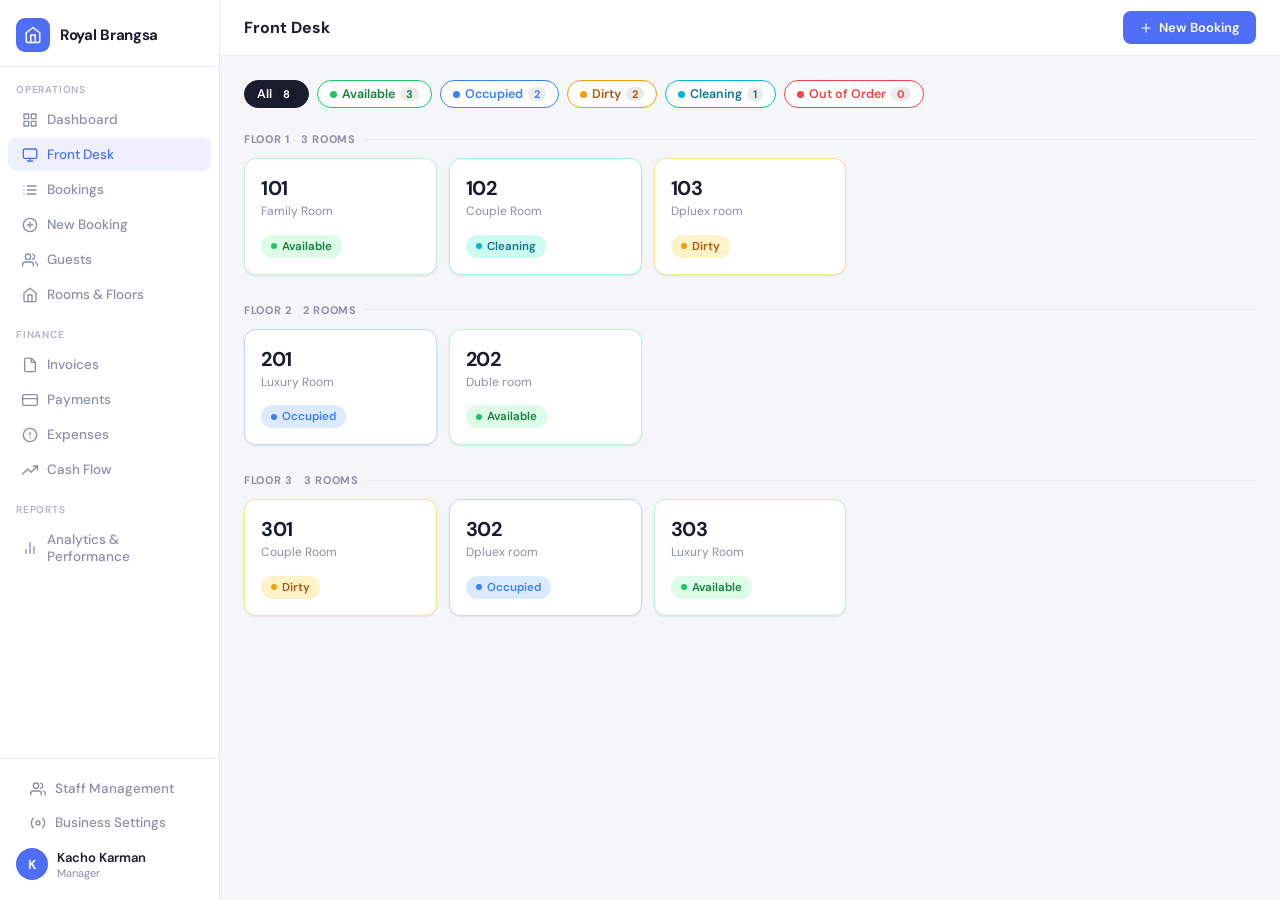
<file: front-desk.html>
<!DOCTYPE html>
<html lang="en">
<head>
  <meta charset="UTF-8" />
  <meta name="viewport" content="width=device-width, initial-scale=1.0" />
  <title>Front Desk — Hotel Management System</title>
  <link rel="stylesheet" href="style.css" />
  <style>
    /* ── Filter chips ── */
    .fd-filter-bar {
      display: flex;
      align-items: center;
      gap: 8px;
      flex-wrap: wrap;
      margin-bottom: 24px;
    }
    .fd-chip {
      display: inline-flex;
      align-items: center;
      gap: 5px;
      padding: 5px 12px;
      border-radius: 20px;
      font-size: 12.5px;
      font-weight: 600;
      cursor: pointer;
      border: 1.5px solid transparent;
      transition: all .18s;
      background: var(--white);
      color: var(--text-muted);
      border-color: var(--border);
    }
    .fd-chip .chip-dot {
      width: 7px; height: 7px;
      border-radius: 50%;
      flex-shrink: 0;
    }
    .fd-chip:hover     { border-color: var(--text-muted); color: var(--text); }
    .fd-chip.active    { background: var(--text); color: #fff; border-color: var(--text); }
    .fd-chip.c-avail   { border-color: var(--green);  color: #15803d; }
    .fd-chip.c-avail:hover, .fd-chip.c-avail.active  { background: var(--green);  color: #fff; border-color: var(--green); }
    .fd-chip.c-occ     { border-color: var(--blue);   color: var(--blue); }
    .fd-chip.c-occ:hover, .fd-chip.c-occ.active       { background: var(--blue);   color: #fff; border-color: var(--blue); }
    .fd-chip.c-dirty   { border-color: var(--orange); color: #b45309; }
    .fd-chip.c-dirty:hover, .fd-chip.c-dirty.active   { background: var(--orange); color: #fff; border-color: var(--orange); }
    .fd-chip.c-clean   { border-color: var(--teal);   color: #0e7490; }
    .fd-chip.c-clean:hover, .fd-chip.c-clean.active   { background: var(--teal);   color: #fff; border-color: var(--teal); }
    .fd-chip.c-oo      { border-color: var(--red);    color: var(--red); }
    .fd-chip.c-oo:hover, .fd-chip.c-oo.active         { background: var(--red);    color: #fff; border-color: var(--red); }

    .chip-count {
      background: rgba(0,0,0,.08);
      border-radius: 10px;
      padding: 0 6px;
      font-size: 11px;
      font-weight: 700;
    }

    /* ── Floor sections ── */
    .floor-section { margin-bottom: 28px; }
    .floor-label {
      font-size: 11px;
      font-weight: 700;
      letter-spacing: .7px;
      text-transform: uppercase;
      color: var(--text-muted);
      margin-bottom: 12px;
      display: flex;
      align-items: center;
      gap: 8px;
    }
    .floor-label::after {
      content: '';
      flex: 1;
      height: 1px;
      background: var(--border);
    }

    /* ── Room cards grid ── */
    .rooms-grid {
      display: grid;
      grid-template-columns: repeat(auto-fill, minmax(160px, 1fr));
      gap: 12px;
    }

    .room-card {
      background: var(--white);
      border: 1.5px solid var(--border);
      border-radius: var(--radius);
      padding: 16px;
      cursor: pointer;
      transition: all .18s;
      box-shadow: var(--shadow-sm);
    }
    .room-card:hover {
      transform: translateY(-2px);
      box-shadow: var(--shadow);
    }

    /* status border colors */
    .room-card.s-available { border-color: #bbf7d0; }
    .room-card.s-occupied  { border-color: #bfdbfe; }
    .room-card.s-dirty     { border-color: #fde68a; }
    .room-card.s-cleaning  { border-color: #99f6e4; }
    .room-card.s-outoforder{ border-color: #fecaca; }

    .room-number {
      font-size: 20px;
      font-weight: 700;
      color: var(--text);
      letter-spacing: -.4px;
      margin-bottom: 2px;
    }
    .room-type {
      font-size: 12px;
      color: var(--text-muted);
      margin-bottom: 14px;
    }

    .room-status-badge {
      display: inline-flex;
      align-items: center;
      gap: 5px;
      padding: 4px 10px;
      border-radius: 20px;
      font-size: 11.5px;
      font-weight: 600;
    }
    .room-status-badge .sd {
      width: 6px; height: 6px;
      border-radius: 50%;
    }
    .rsb-available  { background: var(--green-light);  color: #15803d; }
    .rsb-available .sd  { background: var(--green); }
    .rsb-occupied   { background: var(--blue-light);   color: var(--blue); }
    .rsb-occupied .sd   { background: var(--blue); }
    .rsb-dirty      { background: var(--orange-light); color: #b45309; }
    .rsb-dirty .sd      { background: var(--orange); }
    .rsb-cleaning   { background: #ccfbf1;             color: #0e7490; }
    .rsb-cleaning .sd   { background: var(--teal); }
    .rsb-outoforder { background: var(--red-light);    color: var(--red); }
    .rsb-outoforder .sd { background: var(--red); }

    /* ── Update Room Status Modal ── */
    .modal.modal-sm { max-width: 380px; }

    .status-options { display: flex; flex-direction: column; gap: 8px; margin-bottom: 4px; }

    .status-option {
      display: flex;
      align-items: center;
      justify-content: space-between;
      padding: 11px 14px;
      border-radius: var(--radius-sm);
      border: 1.5px solid var(--border);
      cursor: pointer;
      transition: all .15s;
      background: var(--white);
    }
    .status-option:hover   { border-color: var(--text-muted); background: var(--bg); }
    .status-option.selected {
      border-color: var(--primary);
      background: var(--primary-light);
    }

    .status-option-left {
      display: flex;
      align-items: center;
      gap: 9px;
      font-size: 13.5px;
      font-weight: 500;
      color: var(--text);
    }
    .so-dot { width: 8px; height: 8px; border-radius: 50%; flex-shrink: 0; }

    .selected-label {
      font-size: 11.5px;
      font-weight: 700;
      color: var(--primary);
      background: var(--primary-light);
      padding: 2px 8px;
      border-radius: 10px;
    }

    /* Responsive */
    @media (max-width: 900px) {
      .rooms-grid { grid-template-columns: repeat(auto-fill, minmax(140px, 1fr)); }
    }
    @media (max-width: 580px) {
      .rooms-grid { grid-template-columns: repeat(2, 1fr); gap: 8px; }
      .fd-filter-bar { gap: 6px; }
    }
    @media (max-width: 360px) {
      .rooms-grid { grid-template-columns: repeat(2, 1fr); }
    }
  </style>
</head>
<body class="layout-app">

<div class="sidebar-overlay" id="overlay" onclick="closeSidebar()"></div>

<!-- SIDEBAR -->
<aside class="sidebar" id="sidebar">
  <div class="sidebar-brand">
    <div class="brand-icon">
      <svg viewBox="0 0 24 24" fill="none" stroke="currentColor" stroke-width="2" stroke-linecap="round" stroke-linejoin="round">
        <path d="M3 9l9-7 9 7v11a2 2 0 0 1-2 2H5a2 2 0 0 1-2-2z"/>
        <polyline points="9 22 9 12 15 12 15 22"/>
      </svg>
    </div>
    <span class="brand-name">Royal Brangsa</span>
  </div>

  <div class="sidebar-section-label">Operations</div>
  <a href="index.html"    class="nav-item">
    <svg viewBox="0 0 24 24" fill="none" stroke="currentColor" stroke-width="2" stroke-linecap="round" stroke-linejoin="round"><rect x="3" y="3" width="7" height="7"/><rect x="14" y="3" width="7" height="7"/><rect x="14" y="14" width="7" height="7"/><rect x="3" y="14" width="7" height="7"/></svg>
    Dashboard
  </a>
  <a href="front-desk.html"   class="nav-item active">
    <svg viewBox="0 0 24 24" fill="none" stroke="currentColor" stroke-width="2" stroke-linecap="round" stroke-linejoin="round"><rect x="2" y="3" width="20" height="14" rx="2"/><path d="M8 21h8M12 17v4"/></svg>
    Front Desk
  </a>
  <a href="bookings.html"     class="nav-item">
    <svg viewBox="0 0 24 24" fill="none" stroke="currentColor" stroke-width="2" stroke-linecap="round" stroke-linejoin="round"><path d="M8 6h13M8 12h13M8 18h13M3 6h.01M3 12h.01M3 18h.01"/></svg>
    Bookings
  </a>
  <a href="new-booking.html"  class="nav-item">
    <svg viewBox="0 0 24 24" fill="none" stroke="currentColor" stroke-width="2" stroke-linecap="round" stroke-linejoin="round"><circle cx="12" cy="12" r="10"/><line x1="12" y1="8" x2="12" y2="16"/><line x1="8" y1="12" x2="16" y2="12"/></svg>
    New Booking
  </a>
  <a href="guests.html"       class="nav-item">
    <svg viewBox="0 0 24 24" fill="none" stroke="currentColor" stroke-width="2" stroke-linecap="round" stroke-linejoin="round"><path d="M17 21v-2a4 4 0 0 0-4-4H5a4 4 0 0 0-4 4v2"/><circle cx="9" cy="7" r="4"/><path d="M23 21v-2a4 4 0 0 0-3-3.87"/><path d="M16 3.13a4 4 0 0 1 0 7.75"/></svg>
    Guests
  </a>
  <a href="rooms-floors.html" class="nav-item">
    <svg viewBox="0 0 24 24" fill="none" stroke="currentColor" stroke-width="2" stroke-linecap="round" stroke-linejoin="round"><path d="M3 9l9-7 9 7v11a2 2 0 0 1-2 2H5a2 2 0 0 1-2-2z"/><polyline points="9 22 9 12 15 12 15 22"/></svg>
    Rooms &amp; Floors
  </a>

  <div class="sidebar-section-label">Finance</div>
  <a href="invoices.html"  class="nav-item">
    <svg viewBox="0 0 24 24" fill="none" stroke="currentColor" stroke-width="2" stroke-linecap="round" stroke-linejoin="round"><path d="M14 2H6a2 2 0 0 0-2 2v16a2 2 0 0 0 2 2h12a2 2 0 0 0 2-2V8z"/><polyline points="14 2 14 8 20 8"/></svg>
    Invoices
  </a>
  <a href="payments.html"  class="nav-item">
    <svg viewBox="0 0 24 24" fill="none" stroke="currentColor" stroke-width="2" stroke-linecap="round" stroke-linejoin="round"><rect x="1" y="4" width="22" height="16" rx="2"/><line x1="1" y1="10" x2="23" y2="10"/></svg>
    Payments
  </a>
  <a href="expenses.html"  class="nav-item">
    <svg viewBox="0 0 24 24" fill="none" stroke="currentColor" stroke-width="2" stroke-linecap="round" stroke-linejoin="round"><circle cx="12" cy="12" r="10"/><line x1="12" y1="8" x2="12" y2="12"/><line x1="12" y1="16" x2="12.01" y2="16"/></svg>
    Expenses
  </a>
  <a href="cashflow.html"  class="nav-item">
    <svg viewBox="0 0 24 24" fill="none" stroke="currentColor" stroke-width="2" stroke-linecap="round" stroke-linejoin="round"><polyline points="23 6 13.5 15.5 8.5 10.5 1 18"/><polyline points="17 6 23 6 23 12"/></svg>
    Cash Flow
  </a>

  <div class="sidebar-section-label">Reports</div>
  <a href="analytics.html" class="nav-item">
    <svg viewBox="0 0 24 24" fill="none" stroke="currentColor" stroke-width="2" stroke-linecap="round" stroke-linejoin="round"><line x1="18" y1="20" x2="18" y2="10"/><line x1="12" y1="20" x2="12" y2="4"/><line x1="6" y1="20" x2="6" y2="14"/></svg>
    Analytics &amp; Performance
  </a>

  <div class="sidebar-bottom">
    <a href="staff-management.html"  class="nav-item">
      <svg viewBox="0 0 24 24" fill="none" stroke="currentColor" stroke-width="2" stroke-linecap="round" stroke-linejoin="round"><path d="M17 21v-2a4 4 0 0 0-4-4H5a4 4 0 0 0-4 4v2"/><circle cx="9" cy="7" r="4"/><path d="M23 21v-2a4 4 0 0 0-3-3.87"/><path d="M16 3.13a4 4 0 0 1 0 7.75"/></svg>
      Staff Management
    </a>
    <a href="business-settings.html" class="nav-item">
      <svg viewBox="0 0 24 24" fill="none" stroke="currentColor" stroke-width="2" stroke-linecap="round" stroke-linejoin="round"><circle cx="12" cy="12" r="3"/><path d="M19.07 4.93a10 10 0 0 1 0 14.14M4.93 4.93a10 10 0 0 0 0 14.14"/></svg>
      Business Settings
    </a>
    <div class="user-card">
      <div class="user-avatar">K</div>
      <div class="user-info">
        <div class="user-name">Kacho Karman</div>
        <div class="user-role">Manager</div>
      </div>
    </div>
  </div>
</aside>

<!-- MAIN -->
<div class="main">
  <header class="topbar">
    <div class="topbar-left">
      <button class="hamburger" onclick="toggleSidebar()">
        <svg viewBox="0 0 24 24" fill="none" stroke="currentColor" stroke-width="2" stroke-linecap="round" stroke-linejoin="round"><line x1="3" y1="6" x2="21" y2="6"/><line x1="3" y1="12" x2="21" y2="12"/><line x1="3" y1="18" x2="21" y2="18"/></svg>
      </button>
      <span class="topbar-title">Front Desk</span>
    </div>
    <div class="topbar-right">
      <a href="new-booking.html" class="btn-primary">
        <svg viewBox="0 0 24 24" fill="none" stroke="currentColor" stroke-width="2" stroke-linecap="round" stroke-linejoin="round"><line x1="12" y1="5" x2="12" y2="19"/><line x1="5" y1="12" x2="19" y2="12"/></svg>
        New Booking
      </a>
    </div>
  </header>

  <div class="content">

    <!-- Filter chips -->
    <div class="fd-filter-bar">
      <div class="fd-chip active" onclick="filterRooms('all', this)">
        All <span class="chip-count">8</span>
      </div>
      <div class="fd-chip c-avail" onclick="filterRooms('available', this)">
        <span class="chip-dot" style="background:var(--green)"></span>
        Available <span class="chip-count">3</span>
      </div>
      <div class="fd-chip c-occ" onclick="filterRooms('occupied', this)">
        <span class="chip-dot" style="background:var(--blue)"></span>
        Occupied <span class="chip-count">2</span>
      </div>
      <div class="fd-chip c-dirty" onclick="filterRooms('dirty', this)">
        <span class="chip-dot" style="background:var(--orange)"></span>
        Dirty <span class="chip-count">2</span>
      </div>
      <div class="fd-chip c-clean" onclick="filterRooms('cleaning', this)">
        <span class="chip-dot" style="background:var(--teal)"></span>
        Cleaning <span class="chip-count">1</span>
      </div>
      <div class="fd-chip c-oo" onclick="filterRooms('outoforder', this)">
        <span class="chip-dot" style="background:var(--red)"></span>
        Out of Order <span class="chip-count">0</span>
      </div>
    </div>

    <!-- FLOOR 1 -->
    <div class="floor-section" data-floor="1">
      <div class="floor-label">Floor 1 &nbsp; 3 Rooms</div>
      <div class="rooms-grid">
        <div class="room-card s-available" data-status="available" onclick="openModal(this, '101', 'Family Room', 'available')">
          <div class="room-number">101</div>
          <div class="room-type">Family Room</div>
          <span class="room-status-badge rsb-available"><span class="sd"></span>Available</span>
        </div>
        <div class="room-card s-cleaning" data-status="cleaning" onclick="openModal(this, '102', 'Couple Room', 'cleaning')">
          <div class="room-number">102</div>
          <div class="room-type">Couple Room</div>
          <span class="room-status-badge rsb-cleaning"><span class="sd"></span>Cleaning</span>
        </div>
        <div class="room-card s-dirty" data-status="dirty" onclick="openModal(this, '103', 'Dpluex room', 'dirty')">
          <div class="room-number">103</div>
          <div class="room-type">Dpluex room</div>
          <span class="room-status-badge rsb-dirty"><span class="sd"></span>Dirty</span>
        </div>
      </div>
    </div>

    <!-- FLOOR 2 -->
    <div class="floor-section" data-floor="2">
      <div class="floor-label">Floor 2 &nbsp; 2 Rooms</div>
      <div class="rooms-grid">
        <div class="room-card s-occupied" data-status="occupied" onclick="openModal(this, '201', 'Luxury Room', 'occupied')">
          <div class="room-number">201</div>
          <div class="room-type">Luxury Room</div>
          <span class="room-status-badge rsb-occupied"><span class="sd"></span>Occupied</span>
        </div>
        <div class="room-card s-available" data-status="available" onclick="openModal(this, '202', 'Duble room', 'available')">
          <div class="room-number">202</div>
          <div class="room-type">Duble room</div>
          <span class="room-status-badge rsb-available"><span class="sd"></span>Available</span>
        </div>
      </div>
    </div>

    <!-- FLOOR 3 -->
    <div class="floor-section" data-floor="3">
      <div class="floor-label">Floor 3 &nbsp; 3 Rooms</div>
      <div class="rooms-grid">
        <div class="room-card s-dirty" data-status="dirty" onclick="openModal(this, '301', 'Couple Room', 'dirty')">
          <div class="room-number">301</div>
          <div class="room-type">Couple Room</div>
          <span class="room-status-badge rsb-dirty"><span class="sd"></span>Dirty</span>
        </div>
        <div class="room-card s-occupied" data-status="occupied" onclick="openModal(this, '302', 'Dpluex room', 'occupied')">
          <div class="room-number">302</div>
          <div class="room-type">Dpluex room</div>
          <span class="room-status-badge rsb-occupied"><span class="sd"></span>Occupied</span>
        </div>
        <div class="room-card s-available" data-status="available" onclick="openModal(this, '303', 'Luxury Room', 'available')">
          <div class="room-number">303</div>
          <div class="room-type">Luxury Room</div>
          <span class="room-status-badge rsb-available"><span class="sd"></span>Available</span>
        </div>
      </div>
    </div>

  </div>
</div>

<!-- ── MODAL: Update Room Status ── -->
<div class="modal-overlay" id="statusModal" onclick="closeModalOutside(event)">
  <div class="modal modal-sm">
    <div class="modal-header">
      <div>
        <div class="modal-title" id="modalRoomTitle">Room 301</div>
        <div style="font-size:12px;color:var(--text-muted);margin-top:2px;">Update room status</div>
      </div>
      <button class="modal-close" onclick="closeModal()">
        <svg viewBox="0 0 24 24" fill="none" stroke="currentColor" stroke-width="2" stroke-linecap="round" stroke-linejoin="round"><line x1="18" y1="6" x2="6" y2="18"/><line x1="6" y1="6" x2="18" y2="18"/></svg>
      </button>
    </div>
    <div class="modal-body">
      <div class="status-options">
        <div class="status-option" data-val="available" onclick="selectStatus(this)">
          <div class="status-option-left">
            <span class="so-dot" style="background:var(--green)"></span>
            Available
          </div>
        </div>
        <div class="status-option" data-val="occupied" onclick="selectStatus(this)">
          <div class="status-option-left">
            <span class="so-dot" style="background:var(--blue)"></span>
            Occupied
          </div>
        </div>
        <div class="status-option" data-val="dirty" onclick="selectStatus(this)">
          <div class="status-option-left">
            <span class="so-dot" style="background:var(--orange)"></span>
            Dirty
          </div>
        </div>
        <div class="status-option" data-val="cleaning" onclick="selectStatus(this)">
          <div class="status-option-left">
            <span class="so-dot" style="background:var(--teal)"></span>
            Cleaning
          </div>
        </div>
        <div class="status-option" data-val="outoforder" onclick="selectStatus(this)">
          <div class="status-option-left">
            <span class="so-dot" style="background:var(--red)"></span>
            Out of Order
          </div>
        </div>
      </div>
    </div>
    <div class="modal-footer">
      <button class="btn-secondary" onclick="closeModal()">Cancel</button>
      <button class="btn-primary" onclick="confirmStatus()">Confirm</button>
    </div>
  </div>
</div>

<script>
  // Sidebar
  function toggleSidebar() {
    document.getElementById('sidebar').classList.toggle('open');
    document.getElementById('overlay').classList.toggle('open');
  }
  function closeSidebar() {
    document.getElementById('sidebar').classList.remove('open');
    document.getElementById('overlay').classList.remove('open');
  }

  // Filter chips
  function filterRooms(status, el) {
    document.querySelectorAll('.fd-chip').forEach(c => c.classList.remove('active'));
    el.classList.add('active');
    document.querySelectorAll('.room-card').forEach(card => {
      card.style.display = (status === 'all' || card.dataset.status === status) ? '' : 'none';
    });
  }

  // Modal state
  let currentCard   = null;
  let selectedStatus = null;

  const statusConfig = {
    available:  { cls: 's-available',  badgeCls: 'rsb-available',  label: 'Available',    color: 'var(--green)' },
    occupied:   { cls: 's-occupied',   badgeCls: 'rsb-occupied',   label: 'Occupied',     color: 'var(--blue)'  },
    dirty:      { cls: 's-dirty',      badgeCls: 'rsb-dirty',      label: 'Dirty',        color: 'var(--orange)'},
    cleaning:   { cls: 's-cleaning',   badgeCls: 'rsb-cleaning',   label: 'Cleaning',     color: 'var(--teal)'  },
    outoforder: { cls: 's-outoforder', badgeCls: 'rsb-outoforder', label: 'Out of Order', color: 'var(--red)'   },
  };

  function openModal(card, roomNum, roomType, currentStatus) {
    currentCard    = card;
    selectedStatus = currentStatus;
    document.getElementById('modalRoomTitle').textContent = 'Room ' + roomNum;

    // Reset options, mark current
    document.querySelectorAll('.status-option').forEach(opt => {
      opt.classList.remove('selected');
      opt.querySelector('.selected-label')?.remove();
      if (opt.dataset.val === currentStatus) {
        opt.classList.add('selected');
        const lbl = document.createElement('span');
        lbl.className = 'selected-label';
        lbl.textContent = 'Selected';
        opt.appendChild(lbl);
      }
    });

    document.getElementById('statusModal').classList.add('open');
  }

  function selectStatus(opt) {
    document.querySelectorAll('.status-option').forEach(o => {
      o.classList.remove('selected');
      o.querySelector('.selected-label')?.remove();
    });
    opt.classList.add('selected');
    const lbl = document.createElement('span');
    lbl.className = 'selected-label';
    lbl.textContent = 'Selected';
    opt.appendChild(lbl);
    selectedStatus = opt.dataset.val;
  }

  function confirmStatus() {
    if (!currentCard || !selectedStatus) return;
    const cfg = statusConfig[selectedStatus];

    // Update card classes & badge
    Object.values(statusConfig).forEach(c => currentCard.classList.remove(c.cls));
    currentCard.classList.add(cfg.cls);
    currentCard.dataset.status = selectedStatus;

    const badge = currentCard.querySelector('.room-status-badge');
    badge.className = 'room-status-badge ' + cfg.badgeCls;
    badge.innerHTML = '<span class="sd"></span>' + cfg.label;

    closeModal();
  }

  function closeModal() {
    document.getElementById('statusModal').classList.remove('open');
    currentCard = null;
  }

  function closeModalOutside(e) {
    if (e.target === document.getElementById('statusModal')) closeModal();
  }
</script>
</body>
</html>
</file>
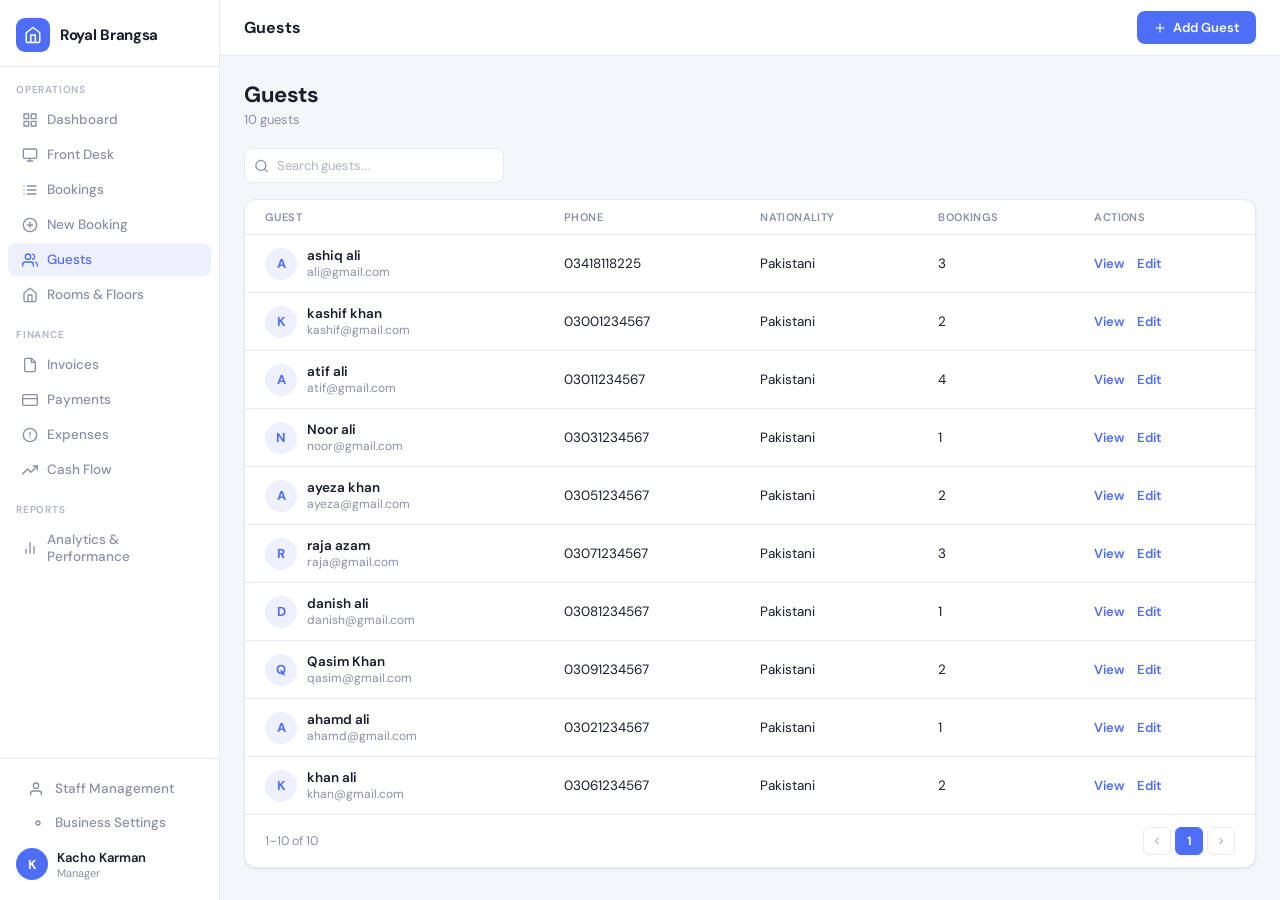
<file: guests.html>
<!DOCTYPE html>
<html lang="en">
<head>
  <meta charset="UTF-8"/>
  <meta name="viewport" content="width=device-width, initial-scale=1.0"/>
  <title>Guests — Hotel Management System</title>
  <link rel="stylesheet" href="style.css"/>
  <style>
    .page-meta { font-size:13px; color:var(--text-muted); margin-top:2px; }

    .toolbar {
      display:flex; align-items:center; justify-content:space-between;
      gap:12px; margin-bottom:16px; flex-wrap:wrap;
    }
    .toolbar-left { display:flex; align-items:center; gap:10px; flex:1; flex-wrap:wrap; }

    .search-wrap { position:relative; flex:1; min-width:180px; max-width:260px; }
    .search-wrap svg { position:absolute; left:10px; top:50%; transform:translateY(-50%); width:15px; height:15px; color:var(--text-muted); pointer-events:none; }
    .search-input { width:100%; padding:8px 12px 8px 32px; border:1px solid var(--border); border-radius:var(--radius-sm); font-size:13px; font-family:'DM Sans',sans-serif; color:var(--text); background:var(--white); outline:none; }
    .search-input:focus { border-color:var(--primary); }
    .search-input::placeholder { color:var(--text-light); }

    /* guest avatar in table */
    .g-avatar {
      width:32px; height:32px; border-radius:50%;
      background:var(--primary-light); color:var(--primary);
      display:inline-flex; align-items:center; justify-content:center;
      font-size:13px; font-weight:700; flex-shrink:0;
    }
    .g-cell { display:flex; align-items:center; gap:10px; }
    .g-name  { font-weight:600; color:var(--text); font-size:13.5px; }
    .g-email { font-size:12px; color:var(--text-muted); }

    .action-link { color:var(--primary); font-size:13px; font-weight:600; cursor:pointer; margin-right:8px; }
    .action-link:hover { text-decoration:underline; }

    .table-footer {
      display:flex; align-items:center; justify-content:space-between;
      padding:12px 20px; border-top:1px solid var(--border);
      font-size:12.5px; color:var(--text-muted);
    }
    .pg-btns { display:flex; gap:4px; }
    .pg-btn  { width:28px; height:28px; border:1px solid var(--border); border-radius:6px; background:var(--white); cursor:pointer; font-size:12px; font-family:inherit; color:var(--text-muted); display:flex; align-items:center; justify-content:center; }
    .pg-btn:hover  { background:var(--bg); }
    .pg-btn.active { background:var(--primary); color:#fff; border-color:var(--primary); font-weight:700; }

    /* ── Add Guest Modal ── */
    .modal-guest { max-width:500px; }
    .upload-photo-btn {
      display:flex; flex-direction:column; align-items:center; justify-content:center;
      width:68px; height:68px; border-radius:50%;
      border:2px dashed var(--border); background:var(--bg);
      cursor:pointer; gap:4px; flex-shrink:0; transition:border-color .18s;
    }
    .upload-photo-btn:hover { border-color:var(--primary); }
    .upload-photo-btn svg   { width:20px; height:20px; color:var(--text-muted); }
    .upload-photo-btn span  { font-size:9px; color:var(--text-muted); text-align:center; line-height:1.2; }
    .photo-row { display:flex; align-items:flex-start; gap:16px; margin-bottom:16px; }

    @media (max-width:640px) {
      .toolbar { flex-direction:column; align-items:stretch; }
      .search-wrap { max-width:100%; }
    }
  </style>
</head>
<body class="layout-app">

<div class="sidebar-overlay" id="overlay" onclick="closeSidebar()"></div>

<!-- SIDEBAR -->
<aside class="sidebar" id="sidebar">
  <div class="sidebar-brand">
    <div class="brand-icon">
      <svg viewBox="0 0 24 24" fill="none" stroke="currentColor" stroke-width="2" stroke-linecap="round" stroke-linejoin="round"><path d="M3 9l9-7 9 7v11a2 2 0 0 1-2 2H5a2 2 0 0 1-2-2z"/><polyline points="9 22 9 12 15 12 15 22"/></svg>
    </div>
    <span class="brand-name">Royal Brangsa</span>
  </div>
  <div class="sidebar-section-label">Operations</div>
  <a href="index.html"    class="nav-item"><svg viewBox="0 0 24 24" fill="none" stroke="currentColor" stroke-width="2" stroke-linecap="round" stroke-linejoin="round"><rect x="3" y="3" width="7" height="7"/><rect x="14" y="3" width="7" height="7"/><rect x="14" y="14" width="7" height="7"/><rect x="3" y="14" width="7" height="7"/></svg>Dashboard</a>
  <a href="front-desk.html"   class="nav-item"><svg viewBox="0 0 24 24" fill="none" stroke="currentColor" stroke-width="2" stroke-linecap="round" stroke-linejoin="round"><rect x="2" y="3" width="20" height="14" rx="2"/><path d="M8 21h8M12 17v4"/></svg>Front Desk</a>
  <a href="bookings.html"     class="nav-item"><svg viewBox="0 0 24 24" fill="none" stroke="currentColor" stroke-width="2" stroke-linecap="round" stroke-linejoin="round"><path d="M8 6h13M8 12h13M8 18h13M3 6h.01M3 12h.01M3 18h.01"/></svg>Bookings</a>
  <a href="new-booking.html"  class="nav-item"><svg viewBox="0 0 24 24" fill="none" stroke="currentColor" stroke-width="2" stroke-linecap="round" stroke-linejoin="round"><circle cx="12" cy="12" r="10"/><line x1="12" y1="8" x2="12" y2="16"/><line x1="8" y1="12" x2="16" y2="12"/></svg>New Booking</a>
  <a href="guests.html"       class="nav-item active"><svg viewBox="0 0 24 24" fill="none" stroke="currentColor" stroke-width="2" stroke-linecap="round" stroke-linejoin="round"><path d="M17 21v-2a4 4 0 0 0-4-4H5a4 4 0 0 0-4 4v2"/><circle cx="9" cy="7" r="4"/><path d="M23 21v-2a4 4 0 0 0-3-3.87"/><path d="M16 3.13a4 4 0 0 1 0 7.75"/></svg>Guests</a>
  <a href="rooms-floors.html" class="nav-item"><svg viewBox="0 0 24 24" fill="none" stroke="currentColor" stroke-width="2" stroke-linecap="round" stroke-linejoin="round"><path d="M3 9l9-7 9 7v11a2 2 0 0 1-2 2H5a2 2 0 0 1-2-2z"/><polyline points="9 22 9 12 15 12 15 22"/></svg>Rooms &amp; Floors</a>
  <div class="sidebar-section-label">Finance</div>
  <a href="invoices.html"  class="nav-item"><svg viewBox="0 0 24 24" fill="none" stroke="currentColor" stroke-width="2" stroke-linecap="round" stroke-linejoin="round"><path d="M14 2H6a2 2 0 0 0-2 2v16a2 2 0 0 0 2 2h12a2 2 0 0 0 2-2V8z"/><polyline points="14 2 14 8 20 8"/></svg>Invoices</a>
  <a href="payments.html"  class="nav-item"><svg viewBox="0 0 24 24" fill="none" stroke="currentColor" stroke-width="2" stroke-linecap="round" stroke-linejoin="round"><rect x="1" y="4" width="22" height="16" rx="2"/><line x1="1" y1="10" x2="23" y2="10"/></svg>Payments</a>
  <a href="expenses.html"  class="nav-item"><svg viewBox="0 0 24 24" fill="none" stroke="currentColor" stroke-width="2" stroke-linecap="round" stroke-linejoin="round"><circle cx="12" cy="12" r="10"/><line x1="12" y1="8" x2="12" y2="12"/><line x1="12" y1="16" x2="12.01" y2="16"/></svg>Expenses</a>
  <a href="cashflow.html"  class="nav-item"><svg viewBox="0 0 24 24" fill="none" stroke="currentColor" stroke-width="2" stroke-linecap="round" stroke-linejoin="round"><polyline points="23 6 13.5 15.5 8.5 10.5 1 18"/><polyline points="17 6 23 6 23 12"/></svg>Cash Flow</a>
  <div class="sidebar-section-label">Reports</div>
  <a href="analytics.html" class="nav-item"><svg viewBox="0 0 24 24" fill="none" stroke="currentColor" stroke-width="2" stroke-linecap="round" stroke-linejoin="round"><line x1="18" y1="20" x2="18" y2="10"/><line x1="12" y1="20" x2="12" y2="4"/><line x1="6" y1="20" x2="6" y2="14"/></svg>Analytics &amp; Performance</a>
  <div class="sidebar-bottom">
    <a href="staff-management.html"  class="nav-item"><svg viewBox="0 0 24 24" fill="none" stroke="currentColor" stroke-width="2" stroke-linecap="round" stroke-linejoin="round"><path d="M17 21v-2a4 4 0 0 0-4-4H5a4 4 0 0 0-4 4v2"/><circle cx="9" cy="7" r="4"/></svg>Staff Management</a>
    <a href="business-settings.html" class="nav-item"><svg viewBox="0 0 24 24" fill="none" stroke="currentColor" stroke-width="2" stroke-linecap="round" stroke-linejoin="round"><circle cx="12" cy="12" r="3"/></svg>Business Settings</a>
    <div class="user-card">
      <div class="user-avatar">K</div>
      <div class="user-info"><div class="user-name">Kacho Karman</div><div class="user-role">Manager</div></div>
    </div>
  </div>
</aside>

<!-- MAIN -->
<div class="main">
  <header class="topbar">
    <div class="topbar-left">
      <button class="hamburger" onclick="toggleSidebar()">
        <svg viewBox="0 0 24 24" fill="none" stroke="currentColor" stroke-width="2" stroke-linecap="round" stroke-linejoin="round"><line x1="3" y1="6" x2="21" y2="6"/><line x1="3" y1="12" x2="21" y2="12"/><line x1="3" y1="18" x2="21" y2="18"/></svg>
      </button>
      <span class="topbar-title">Guests</span>
    </div>
    <div class="topbar-right">
      <button class="btn-primary" onclick="openGuestModal()">
        <svg viewBox="0 0 24 24" fill="none" stroke="currentColor" stroke-width="2" stroke-linecap="round" stroke-linejoin="round"><line x1="12" y1="5" x2="12" y2="19"/><line x1="5" y1="12" x2="19" y2="12"/></svg>
        Add Guest
      </button>
    </div>
  </header>

  <div class="content">
    <div class="page-header">
      <h1>Guests</h1>
      <div class="page-meta" id="guestCount">10 guests</div>
    </div>

    <div class="toolbar">
      <div class="toolbar-left">
        <div class="search-wrap">
          <svg viewBox="0 0 24 24" fill="none" stroke="currentColor" stroke-width="2" stroke-linecap="round" stroke-linejoin="round"><circle cx="11" cy="11" r="8"/><line x1="21" y1="21" x2="16.65" y2="16.65"/></svg>
          <input class="search-input" type="text" placeholder="Search guests..." oninput="searchGuests(this.value)"/>
        </div>
      </div>
    </div>

    <div class="card">
      <div class="table-wrap">
        <table>
          <thead>
            <tr>
              <th>Guest</th>
              <th>Phone</th>
              <th>Nationality</th>
              <th>Bookings</th>
              <th>Actions</th>
            </tr>
          </thead>
          <tbody id="guestsTbody"></tbody>
        </table>
      </div>
      <div class="table-footer">
        <span id="pgInfo">1–10 of 10</span>
        <div class="pg-btns">
          <button class="pg-btn"><svg viewBox="0 0 24 24" fill="none" stroke="currentColor" stroke-width="2" width="12" height="12"><polyline points="15 18 9 12 15 6"/></svg></button>
          <button class="pg-btn active">1</button>
          <button class="pg-btn"><svg viewBox="0 0 24 24" fill="none" stroke="currentColor" stroke-width="2" width="12" height="12"><polyline points="9 18 15 12 9 6"/></svg></button>
        </div>
      </div>
    </div>
  </div>
</div>

<!-- ── MODAL: Add Guest ── -->
<div class="modal-overlay" id="guestModal" onclick="closeOutside(event)">
  <div class="modal modal-guest">
    <div class="modal-header">
      <div class="modal-title">Add Guest</div>
      <button class="modal-close" onclick="closeGuestModal()">
        <svg viewBox="0 0 24 24" fill="none" stroke="currentColor" stroke-width="2" stroke-linecap="round" stroke-linejoin="round"><line x1="18" y1="6" x2="6" y2="18"/><line x1="6" y1="6" x2="18" y2="18"/></svg>
      </button>
    </div>
    <div class="modal-body">
      <div class="photo-row">
        <div class="upload-photo-btn" onclick="document.getElementById('photoInput').click()">
          <svg viewBox="0 0 24 24" fill="none" stroke="currentColor" stroke-width="2" stroke-linecap="round" stroke-linejoin="round"><rect x="3" y="3" width="18" height="18" rx="2"/><circle cx="8.5" cy="8.5" r="1.5"/><polyline points="21 15 16 10 5 21"/></svg>
          <span>Upload<br/>Photo</span>
          <input type="file" id="photoInput" accept="image/*" style="display:none"/>
        </div>
        <div style="flex:1;">
          <div style="font-size:11px;color:var(--text-muted);margin-bottom:8px;">JPG, PNG or WebP — max 5 MB</div>
          <div class="form-row">
            <div class="form-group" style="margin-bottom:0;">
              <label class="form-label">First Name *</label>
              <input type="text" class="form-input" id="gFirstName" placeholder="First name" required/>
            </div>
            <div class="form-group" style="margin-bottom:0;">
              <label class="form-label">Last Name *</label>
              <input type="text" class="form-input" id="gLastName" placeholder="Last name"/>
            </div>
          </div>
        </div>
      </div>

      <div class="form-row">
        <div class="form-group">
          <label class="form-label">Email</label>
          <input type="email" class="form-input" id="gEmail" placeholder="guest@example.com"/>
        </div>
        <div class="form-group">
          <label class="form-label">Phone</label>
          <input type="tel" class="form-input" id="gPhone" placeholder="+1 555 0100"/>
        </div>
      </div>

      <div class="form-group">
        <label class="form-label">Nationality</label>
        <input type="text" class="form-input" id="gNationality" placeholder="e.g. Pakistani"/>
      </div>

      <div class="form-group">
        <label class="form-label">Identification — ID Type</label>
        <select class="form-select" id="gIdType" onchange="toggleIdNum()">
          <option value="">— None —</option>
          <option>Passport</option>
          <option>National ID</option>
          <option>Driving License</option>
        </select>
      </div>

      <div id="gIdNumWrap" style="display:none;" class="form-group">
        <label class="form-label">ID Number</label>
        <input type="text" class="form-input" id="gIdNum" placeholder="ID number"/>
      </div>

      <div class="form-group">
        <label class="form-label">Address</label>
        <input type="text" class="form-input" id="gAddress" placeholder="Street address"/>
      </div>

      <div class="form-row">
        <div class="form-group">
          <label class="form-label">City</label>
          <input type="text" class="form-input" id="gCity" placeholder="City"/>
        </div>
        <div class="form-group">
          <label class="form-label">Country</label>
          <input type="text" class="form-input" id="gCountry" placeholder="Country"/>
        </div>
      </div>

      <div class="form-group">
        <label class="form-label">Notes</label>
        <textarea class="form-textarea" id="gNotes" placeholder="Optional notes..." style="min-height:60px;"></textarea>
      </div>
    </div>
    <div class="modal-footer">
      <button class="btn-secondary" onclick="closeGuestModal()">Cancel</button>
      <button class="btn-primary" onclick="saveGuest()">Add Guest</button>
    </div>
  </div>
</div>

<script>
  let guests = [
    { name:'ashiq ali',   email:'ali@gmail.com',    phone:'03418118225', nationality:'Pakistani', bookings:3 },
    { name:'kashif khan', email:'kashif@gmail.com', phone:'03001234567', nationality:'Pakistani', bookings:2 },
    { name:'atif ali',    email:'atif@gmail.com',   phone:'03011234567', nationality:'Pakistani', bookings:4 },
    { name:'Noor ali',    email:'noor@gmail.com',   phone:'03031234567', nationality:'Pakistani', bookings:1 },
    { name:'ayeza khan',  email:'ayeza@gmail.com',  phone:'03051234567', nationality:'Pakistani', bookings:2 },
    { name:'raja azam',   email:'raja@gmail.com',   phone:'03071234567', nationality:'Pakistani', bookings:3 },
    { name:'danish ali',  email:'danish@gmail.com', phone:'03081234567', nationality:'Pakistani', bookings:1 },
    { name:'Qasim Khan',  email:'qasim@gmail.com',  phone:'03091234567', nationality:'Pakistani', bookings:2 },
    { name:'ahamd ali',   email:'ahamd@gmail.com',  phone:'03021234567', nationality:'Pakistani', bookings:1 },
    { name:'khan ali',    email:'khan@gmail.com',   phone:'03061234567', nationality:'Pakistani', bookings:2 },
  ];

  let filtered = [...guests];

  function renderTable() {
    const tbody = document.getElementById('guestsTbody');
    tbody.innerHTML = filtered.map(g => `
      <tr>
        <td>
          <div class="g-cell">
            <div class="g-avatar">${g.name[0].toUpperCase()}</div>
            <div>
              <div class="g-name">${g.name}</div>
              <div class="g-email">${g.email}</div>
            </div>
          </div>
        </td>
        <td>${g.phone}</td>
        <td>${g.nationality}</td>
        <td>${g.bookings}</td>
        <td>
          <span class="action-link">View</span>
          <span class="action-link">Edit</span>
        </td>
      </tr>`).join('');
    document.getElementById('pgInfo').textContent = `1–${filtered.length} of ${filtered.length}`;
    document.getElementById('guestCount').textContent = guests.length + ' guests';
  }

  function searchGuests(val) {
    filtered = guests.filter(g =>
      g.name.toLowerCase().includes(val.toLowerCase()) ||
      g.email.toLowerCase().includes(val.toLowerCase()) ||
      g.phone.includes(val)
    );
    renderTable();
  }

  function toggleIdNum() {
    document.getElementById('gIdNumWrap').style.display =
      document.getElementById('gIdType').value ? '' : 'none';
  }

  function openGuestModal() {
    // reset
    ['gFirstName','gLastName','gEmail','gPhone','gNationality','gIdNum','gAddress','gCity','gCountry','gNotes']
      .forEach(id => { const el = document.getElementById(id); if(el) el.value = ''; });
    document.getElementById('gIdType').value = '';
    document.getElementById('gIdNumWrap').style.display = 'none';
    document.getElementById('guestModal').classList.add('open');
  }

  function closeGuestModal() {
    document.getElementById('guestModal').classList.remove('open');
  }

  function closeOutside(e) {
    if (e.target === document.getElementById('guestModal')) closeGuestModal();
  }

  function saveGuest() {
    const first = document.getElementById('gFirstName').value.trim();
    if (!first) { document.getElementById('gFirstName').focus(); return; }
    const g = {
      name:        (first + ' ' + document.getElementById('gLastName').value.trim()).trim(),
      email:       document.getElementById('gEmail').value.trim() || 'No email',
      phone:       document.getElementById('gPhone').value.trim() || '—',
      nationality: document.getElementById('gNationality').value.trim() || '—',
      bookings:    0,
    };
    guests.unshift(g);
    filtered = [...guests];
    renderTable();
    closeGuestModal();
  }

  function toggleSidebar() {
    document.getElementById('sidebar').classList.toggle('open');
    document.getElementById('overlay').classList.toggle('open');
  }
  function closeSidebar() {
    document.getElementById('sidebar').classList.remove('open');
    document.getElementById('overlay').classList.remove('open');
  }

  renderTable();
</script>
</body>
</html>
</file>
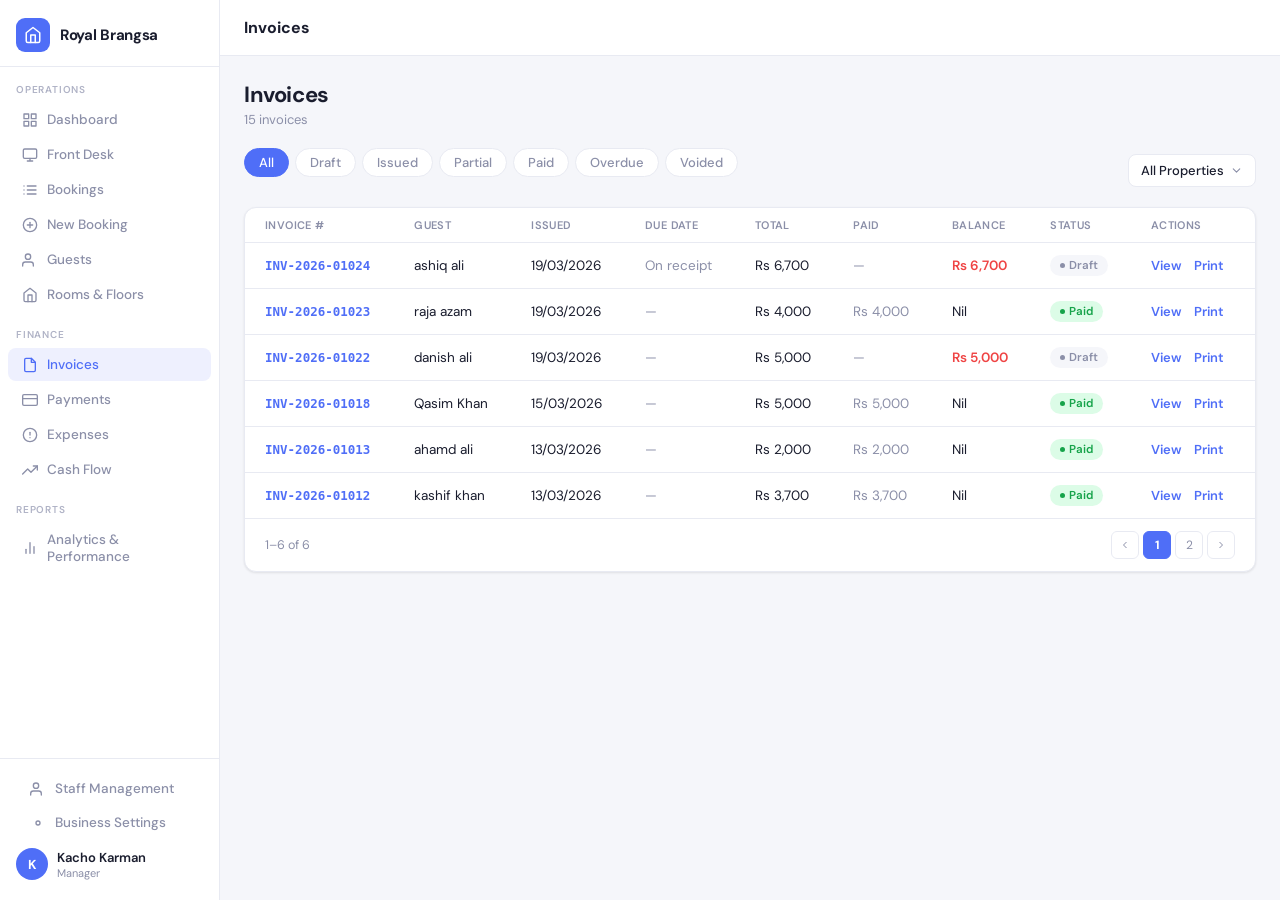
<file: invoices.html>
<!DOCTYPE html>
<html lang="en">
<head>
  <meta charset="UTF-8"/>
  <meta name="viewport" content="width=device-width, initial-scale=1.0"/>
  <title>Invoices — Hotel Management System</title>
  <link rel="stylesheet" href="style.css"/>
  <style>
    .page-meta{font-size:13px;color:var(--text-muted);margin-top:2px;}

    /* Tab filter bar */
    .inv-tabs{display:flex;align-items:center;gap:6px;margin-bottom:16px;flex-wrap:wrap;}
    .inv-tab{padding:5px 14px;border-radius:20px;font-size:13px;font-weight:500;color:var(--text-muted);cursor:pointer;border:1px solid var(--border);background:var(--white);font-family:inherit;transition:all .15s;}
    .inv-tab:hover{border-color:var(--text-muted);color:var(--text);}
    .inv-tab.active{background:var(--primary);color:#fff;border-color:var(--primary);}

    /* toolbar */
    .toolbar{display:flex;align-items:center;justify-content:space-between;gap:10px;margin-bottom:14px;flex-wrap:wrap;}
    .prop-sel{display:flex;align-items:center;gap:6px;padding:7px 12px;border:1px solid var(--border);border-radius:var(--radius-sm);font-size:13px;font-weight:500;color:var(--text);background:var(--white);cursor:pointer;font-family:inherit;}
    .prop-sel svg{width:13px;height:13px;color:var(--text-muted);}

    /* table cols */
    .inv-num{font-family:'DM Mono',monospace;font-size:12.5px;font-weight:600;color:var(--primary);cursor:pointer;}
    .inv-num:hover{text-decoration:underline;}
    .muted{color:var(--text-muted);}
    .bal-red{color:var(--red);font-weight:600;}
    .a-lnk{color:var(--primary);font-size:13px;font-weight:600;cursor:pointer;margin-right:8px;}
    .a-lnk:hover{text-decoration:underline;}

    /* table footer */
    .tf{display:flex;align-items:center;justify-content:space-between;padding:12px 20px;border-top:1px solid var(--border);font-size:12.5px;color:var(--text-muted);}
    .pgb{display:flex;gap:4px;}
    .pb{width:28px;height:28px;border:1px solid var(--border);border-radius:6px;background:var(--white);cursor:pointer;font-size:12px;font-family:inherit;color:var(--text-muted);display:flex;align-items:center;justify-content:center;}
    .pb:hover{background:var(--bg);}
    .pb.active{background:var(--primary);color:#fff;border-color:var(--primary);font-weight:700;}

    /* ── Invoice Detail Modal ── */
    .modal-inv{max-width:580px;}
    .inv-modal-hdr{display:flex;align-items:center;gap:10px;padding:16px 20px;border-bottom:1px solid var(--border);}
    .inv-id{font-family:'DM Mono',monospace;font-size:14px;font-weight:700;color:var(--text);}

    /* action buttons row */
    .inv-actions{display:flex;align-items:center;gap:8px;padding:12px 20px;border-bottom:1px solid var(--border);flex-wrap:wrap;}
    .btn-issue{padding:7px 14px;background:var(--primary);color:#fff;border:none;border-radius:var(--radius-sm);font-size:13px;font-weight:600;cursor:pointer;font-family:inherit;}
    .btn-issue:hover{opacity:.9;}
    .btn-add-pay{padding:7px 14px;background:#22c55e;color:#fff;border:none;border-radius:var(--radius-sm);font-size:13px;font-weight:600;cursor:pointer;font-family:inherit;}
    .btn-add-pay:hover{opacity:.9;}
    .btn-add-charge{padding:7px 14px;background:var(--white);color:var(--text);border:1px solid var(--border);border-radius:var(--radius-sm);font-size:13px;font-weight:600;cursor:pointer;font-family:inherit;}
    .btn-add-charge:hover{background:var(--bg);}
    .btn-void{padding:7px 14px;background:var(--white);color:var(--red);border:1px solid #fecaca;border-radius:var(--radius-sm);font-size:13px;font-weight:600;cursor:pointer;font-family:inherit;}
    .btn-void:hover{background:var(--red-light);}
    .btn-print{display:flex;align-items:center;gap:5px;padding:7px 14px;background:var(--white);color:var(--text);border:1px solid var(--border);border-radius:var(--radius-sm);font-size:13px;font-weight:600;cursor:pointer;font-family:inherit;margin-left:auto;}
    .btn-print svg{width:14px;height:14px;}
    .btn-del{color:var(--red);font-size:13px;font-weight:600;cursor:pointer;background:none;border:none;font-family:inherit;}
    .btn-del:hover{text-decoration:underline;}

    /* invoice body */
    .inv-body{padding:20px;max-height:60vh;overflow-y:auto;}

    /* ADD PAYMENT section */
    .add-pay-section{background:#f0fdf4;border:1px solid #bbf7d0;border-radius:var(--radius-sm);padding:16px;margin-bottom:20px;}
    .add-pay-title{font-size:12px;font-weight:700;letter-spacing:.6px;text-transform:uppercase;color:#15803d;margin-bottom:12px;}

    /* invoice meta */
    .inv-meta-grid{display:grid;grid-template-columns:repeat(4,1fr);gap:8px;margin-bottom:16px;}
    .inv-meta-item label{font-size:10px;font-weight:600;text-transform:uppercase;letter-spacing:.5px;color:var(--text-muted);}
    .inv-meta-item p{font-size:13px;font-weight:600;color:var(--text);margin-top:2px;}

    /* from/bill grid */
    .inv-parties{display:grid;grid-template-columns:1fr 1fr;gap:16px;margin-bottom:16px;}
    .inv-party-label{font-size:10px;font-weight:700;letter-spacing:.6px;text-transform:uppercase;color:var(--text-muted);margin-bottom:6px;}
    .inv-party-name{font-size:13.5px;font-weight:700;color:var(--text);}
    .inv-party-sub{font-size:12px;color:var(--text-muted);line-height:1.6;}

    /* stay */
    .stay-row{display:flex;gap:20px;margin-bottom:16px;padding:12px;background:var(--bg);border-radius:var(--radius-sm);}
    .stay-item label{font-size:10px;font-weight:600;text-transform:uppercase;letter-spacing:.5px;color:var(--text-muted);}
    .stay-item p{font-size:13px;font-weight:600;color:var(--text);margin-top:2px;}

    /* charges table */
    .charges-lbl{font-size:10px;font-weight:700;letter-spacing:.6px;text-transform:uppercase;color:var(--text-muted);margin-bottom:8px;}
    .charge-type-badge{display:inline-block;padding:2px 8px;border-radius:10px;font-size:11px;font-weight:600;}
    .ct-room{background:#dbeafe;color:var(--blue);}
    .ct-fb  {background:#fef3c7;color:#d97706;}
    .ct-car {background:#ede9fe;color:var(--purple);}

    /* totals */
    .inv-totals{border-top:1px solid var(--border);padding-top:10px;margin-top:4px;}
    .total-row{display:flex;justify-content:space-between;font-size:13.5px;padding:3px 0;}
    .total-row.grand{font-size:15px;font-weight:700;border-top:2px solid var(--border);padding-top:8px;margin-top:4px;}
    .total-row.balance{color:var(--red);font-weight:700;}

    /* ADD CHARGE section */
    .add-charge-section{background:var(--bg);border:1px solid var(--border);border-radius:var(--radius-sm);padding:14px;margin-top:16px;}
    .add-charge-title{font-size:12px;font-weight:700;letter-spacing:.6px;text-transform:uppercase;color:var(--text-muted);margin-bottom:10px;}
    .charge-form-row{display:grid;grid-template-columns:1fr 1fr;gap:10px;}

    @media(max-width:640px){
      .inv-meta-grid{grid-template-columns:repeat(2,1fr);}
      .inv-parties{grid-template-columns:1fr;}
      .stay-row{flex-wrap:wrap;gap:10px;}
      .charge-form-row{grid-template-columns:1fr;}
      .inv-actions{gap:6px;}
      thead th:nth-child(3),tbody td:nth-child(3),
      thead th:nth-child(4),tbody td:nth-child(4){display:none;}
    }
  </style>
</head>
<body class="layout-app">

<div class="sidebar-overlay" id="overlay" onclick="closeSidebar()"></div>

<aside class="sidebar" id="sidebar">
  <div class="sidebar-brand">
    <div class="brand-icon"><svg viewBox="0 0 24 24" fill="none" stroke="currentColor" stroke-width="2" stroke-linecap="round" stroke-linejoin="round"><path d="M3 9l9-7 9 7v11a2 2 0 0 1-2 2H5a2 2 0 0 1-2-2z"/><polyline points="9 22 9 12 15 12 15 22"/></svg></div>
    <span class="brand-name">Royal Brangsa</span>
  </div>
  <div class="sidebar-section-label">Operations</div>
  <a href="index.html"    class="nav-item"><svg viewBox="0 0 24 24" fill="none" stroke="currentColor" stroke-width="2" stroke-linecap="round" stroke-linejoin="round"><rect x="3" y="3" width="7" height="7"/><rect x="14" y="3" width="7" height="7"/><rect x="14" y="14" width="7" height="7"/><rect x="3" y="14" width="7" height="7"/></svg>Dashboard</a>
  <a href="front-desk.html"   class="nav-item"><svg viewBox="0 0 24 24" fill="none" stroke="currentColor" stroke-width="2" stroke-linecap="round" stroke-linejoin="round"><rect x="2" y="3" width="20" height="14" rx="2"/><path d="M8 21h8M12 17v4"/></svg>Front Desk</a>
  <a href="bookings.html"     class="nav-item"><svg viewBox="0 0 24 24" fill="none" stroke="currentColor" stroke-width="2" stroke-linecap="round" stroke-linejoin="round"><path d="M8 6h13M8 12h13M8 18h13M3 6h.01M3 12h.01M3 18h.01"/></svg>Bookings</a>
  <a href="new-booking.html"  class="nav-item"><svg viewBox="0 0 24 24" fill="none" stroke="currentColor" stroke-width="2" stroke-linecap="round" stroke-linejoin="round"><circle cx="12" cy="12" r="10"/><line x1="12" y1="8" x2="12" y2="16"/><line x1="8" y1="12" x2="16" y2="12"/></svg>New Booking</a>
  <a href="guests.html"       class="nav-item"><svg viewBox="0 0 24 24" fill="none" stroke="currentColor" stroke-width="2" stroke-linecap="round" stroke-linejoin="round"><path d="M17 21v-2a4 4 0 0 0-4-4H5a4 4 0 0 0-4 4v2"/><circle cx="9" cy="7" r="4"/></svg>Guests</a>
  <a href="rooms-floors.html" class="nav-item"><svg viewBox="0 0 24 24" fill="none" stroke="currentColor" stroke-width="2" stroke-linecap="round" stroke-linejoin="round"><path d="M3 9l9-7 9 7v11a2 2 0 0 1-2 2H5a2 2 0 0 1-2-2z"/><polyline points="9 22 9 12 15 12 15 22"/></svg>Rooms &amp; Floors</a>
  <div class="sidebar-section-label">Finance</div>
  <a href="invoices.html"  class="nav-item active"><svg viewBox="0 0 24 24" fill="none" stroke="currentColor" stroke-width="2" stroke-linecap="round" stroke-linejoin="round"><path d="M14 2H6a2 2 0 0 0-2 2v16a2 2 0 0 0 2 2h12a2 2 0 0 0 2-2V8z"/><polyline points="14 2 14 8 20 8"/></svg>Invoices</a>
  <a href="payments.html"  class="nav-item"><svg viewBox="0 0 24 24" fill="none" stroke="currentColor" stroke-width="2" stroke-linecap="round" stroke-linejoin="round"><rect x="1" y="4" width="22" height="16" rx="2"/><line x1="1" y1="10" x2="23" y2="10"/></svg>Payments</a>
  <a href="expenses.html"  class="nav-item"><svg viewBox="0 0 24 24" fill="none" stroke="currentColor" stroke-width="2" stroke-linecap="round" stroke-linejoin="round"><circle cx="12" cy="12" r="10"/><line x1="12" y1="8" x2="12" y2="12"/><line x1="12" y1="16" x2="12.01" y2="16"/></svg>Expenses</a>
  <a href="cashflow.html"  class="nav-item"><svg viewBox="0 0 24 24" fill="none" stroke="currentColor" stroke-width="2" stroke-linecap="round" stroke-linejoin="round"><polyline points="23 6 13.5 15.5 8.5 10.5 1 18"/><polyline points="17 6 23 6 23 12"/></svg>Cash Flow</a>
  <div class="sidebar-section-label">Reports</div>
  <a href="analytics.html" class="nav-item"><svg viewBox="0 0 24 24" fill="none" stroke="currentColor" stroke-width="2" stroke-linecap="round" stroke-linejoin="round"><line x1="18" y1="20" x2="18" y2="10"/><line x1="12" y1="20" x2="12" y2="4"/><line x1="6" y1="20" x2="6" y2="14"/></svg>Analytics &amp; Performance</a>
  <div class="sidebar-bottom">
    <a href="staff-management.html"  class="nav-item"><svg viewBox="0 0 24 24" fill="none" stroke="currentColor" stroke-width="2" stroke-linecap="round" stroke-linejoin="round"><path d="M17 21v-2a4 4 0 0 0-4-4H5a4 4 0 0 0-4 4v2"/><circle cx="9" cy="7" r="4"/></svg>Staff Management</a>
    <a href="business-settings.html" class="nav-item"><svg viewBox="0 0 24 24" fill="none" stroke="currentColor" stroke-width="2" stroke-linecap="round" stroke-linejoin="round"><circle cx="12" cy="12" r="3"/></svg>Business Settings</a>
    <div class="user-card">
      <div class="user-avatar">K</div>
      <div class="user-info"><div class="user-name">Kacho Karman</div><div class="user-role">Manager</div></div>
    </div>
  </div>
</aside>

<div class="main">
  <header class="topbar">
    <div class="topbar-left">
      <button class="hamburger" onclick="toggleSidebar()"><svg viewBox="0 0 24 24" fill="none" stroke="currentColor" stroke-width="2" stroke-linecap="round" stroke-linejoin="round"><line x1="3" y1="6" x2="21" y2="6"/><line x1="3" y1="12" x2="21" y2="12"/><line x1="3" y1="18" x2="21" y2="18"/></svg></button>
      <span class="topbar-title">Invoices</span>
    </div>
  </header>

  <div class="content">
    <div class="page-header">
      <h1>Invoices</h1>
      <div class="page-meta">15 invoices</div>
    </div>

    <div class="toolbar">
      <div class="inv-tabs">
        <button class="inv-tab active" onclick="filterInv('all',this)">All</button>
        <button class="inv-tab" onclick="filterInv('draft',this)">Draft</button>
        <button class="inv-tab" onclick="filterInv('issued',this)">Issued</button>
        <button class="inv-tab" onclick="filterInv('partial',this)">Partial</button>
        <button class="inv-tab" onclick="filterInv('paid',this)">Paid</button>
        <button class="inv-tab" onclick="filterInv('overdue',this)">Overdue</button>
        <button class="inv-tab" onclick="filterInv('voided',this)">Voided</button>
      </div>
      <div class="prop-sel">
        All Properties
        <svg viewBox="0 0 24 24" fill="none" stroke="currentColor" stroke-width="2" stroke-linecap="round" stroke-linejoin="round"><polyline points="6 9 12 15 18 9"/></svg>
      </div>
    </div>

    <div class="card">
      <div class="table-wrap">
        <table>
          <thead>
            <tr><th>Invoice #</th><th>Guest</th><th>Issued</th><th>Due Date</th><th>Total</th><th>Paid</th><th>Balance</th><th>Status</th><th>Actions</th></tr>
          </thead>
          <tbody id="invTbody"></tbody>
        </table>
      </div>
      <div class="tf">
        <span id="invInfo">1–10 of 15</span>
        <div class="pgb">
          <button class="pb"><svg viewBox="0 0 24 24" fill="none" stroke="currentColor" stroke-width="2" width="12" height="12"><polyline points="15 18 9 12 15 6"/></svg></button>
          <button class="pb active">1</button>
          <button class="pb">2</button>
          <button class="pb"><svg viewBox="0 0 24 24" fill="none" stroke="currentColor" stroke-width="2" width="12" height="12"><polyline points="9 18 15 12 9 6"/></svg></button>
        </div>
      </div>
    </div>
  </div>
</div>

<!-- ══ MODAL: Invoice Detail (includes Add Payment + Add Charge) ══ -->
<div class="modal-overlay" id="invModal" onclick="closeOut(event,'invModal')">
  <div class="modal modal-inv">
    <div class="inv-modal-hdr">
      <span class="inv-id" id="mInvId">INV-2026-01024</span>
      <span class="badge" id="mInvBadge"></span>
      <button class="modal-close" style="margin-left:auto;" onclick="closeM('invModal')"><svg viewBox="0 0 24 24" fill="none" stroke="currentColor" stroke-width="2" stroke-linecap="round" stroke-linejoin="round"><line x1="18" y1="6" x2="6" y2="18"/><line x1="6" y1="6" x2="18" y2="18"/></svg></button>
    </div>

    <!-- Action buttons -->
    <div class="inv-actions" id="mInvActions">
      <button class="btn-issue">Issue Invoice</button>
      <button class="btn-add-pay" onclick="toggleAddPay()">+ Add Payment</button>
      <button class="btn-add-charge" onclick="toggleAddCharge()">+ Add Charge</button>
      <button class="btn-void">Void Invoice</button>
      <button class="btn-print"><svg viewBox="0 0 24 24" fill="none" stroke="currentColor" stroke-width="2" stroke-linecap="round" stroke-linejoin="round"><polyline points="6 9 6 2 18 2 18 9"/><path d="M6 18H4a2 2 0 0 1-2-2v-5a2 2 0 0 1 2-2h16a2 2 0 0 1 2 2v5a2 2 0 0 1-2 2h-2"/><rect x="6" y="14" width="12" height="8"/></svg>Print / PDF</button>
      <button class="btn-del">Delete</button>
    </div>

    <div class="inv-body">

      <!-- Add Payment (collapsible) -->
      <div class="add-pay-section" id="addPaySection" style="display:none;">
        <div class="add-pay-title">Add Payment</div>
        <div class="form-row" style="margin-bottom:10px;">
          <div class="form-group" style="margin-bottom:0;">
            <label class="form-label">Amount (PKR) *</label>
            <input type="number" class="form-input" id="payAmt" placeholder="0.00"/>
            <div style="font-size:11px;color:var(--text-muted);margin-top:3px;" id="payBalance"></div>
          </div>
          <div class="form-group" style="margin-bottom:0;">
            <label class="form-label">Date *</label>
            <input type="date" class="form-input" id="payDate"/>
          </div>
        </div>
        <div class="form-row" style="margin-bottom:10px;">
          <div class="form-group" style="margin-bottom:0;">
            <label class="form-label">Method</label>
            <select class="form-select" id="payMethod">
              <option>Cash</option>
              <option>Credit / Debit Card</option>
              <option>Bank Transfer</option>
              <option>Online Payment</option>
              <option>Other</option>
            </select>
          </div>
          <div class="form-group" style="margin-bottom:0;">
            <label class="form-label">Reference</label>
            <input type="text" class="form-input" placeholder="Optional"/>
          </div>
        </div>
        <div class="form-group" style="margin-bottom:10px;">
          <label class="form-label">Notes</label>
          <input type="text" class="form-input" placeholder="Optional"/>
        </div>
        <div style="display:flex;justify-content:flex-end;gap:8px;">
          <button class="btn-secondary" onclick="toggleAddPay()">Cancel</button>
          <button class="btn-add-pay" style="padding:8px 16px;" onclick="toggleAddPay()">Add Payment</button>
        </div>
      </div>

      <!-- Invoice Meta -->
      <div class="inv-meta-grid">
        <div class="inv-meta-item"><label>Invoice #</label><p id="mMeta1">INV-2026-01024</p></div>
        <div class="inv-meta-item"><label>Issued</label><p id="mMeta2">2026-03-19</p></div>
        <div class="inv-meta-item"><label>Due Date</label><p id="mMeta3">On receipt</p></div>
        <div class="inv-meta-item"><label>Reservation</label><p id="mMeta4">f09de494</p></div>
      </div>

      <!-- From / Bill To -->
      <div class="inv-parties">
        <div>
          <div class="inv-party-label">From</div>
          <div class="inv-party-name">Royal Brangsa</div>
          <div class="inv-party-sub">Skardu Main Branch<br/>Ali Abad Skardu<br/>Skardu</div>
        </div>
        <div>
          <div class="inv-party-label">Bill To</div>
          <div class="inv-party-name" id="mBillName">ashiq ali</div>
          <div class="inv-party-sub" id="mBillSub">ali@gmail.com<br/>03418118225</div>
        </div>
      </div>

      <!-- Stay -->
      <div class="stay-row">
        <div class="stay-item"><label>Check-in</label><p id="mCheckin">2026-03-20</p></div>
        <div class="stay-item"><label>Check-out</label><p id="mCheckout">2026-03-22</p></div>
        <div class="stay-item"><label>Guests</label><p id="mGuests">3</p></div>
        <div class="stay-item"><label>Status</label><p id="mStayStatus">CheckedOut</p></div>
      </div>

      <!-- Charges -->
      <div class="charges-lbl">Charges</div>
      <div class="table-wrap" style="margin-bottom:12px;">
        <table>
          <thead><tr><th>Type</th><th>Description</th><th>Qty</th><th>Unit Price</th><th>Total</th></tr></thead>
          <tbody id="mChargesTbody"></tbody>
        </table>
      </div>

      <!-- Add Charge (collapsible) -->
      <div class="add-charge-section" id="addChargeSection" style="display:none;">
        <div class="add-charge-title">Add Line Item</div>
        <div class="form-row" style="margin-bottom:10px;">
          <div class="form-group" style="margin-bottom:0;">
            <label class="form-label">Description</label>
            <input type="text" class="form-input" placeholder="e.g. dinner"/>
          </div>
          <div class="form-group" style="margin-bottom:0;">
            <label class="form-label">Type</label>
            <select class="form-select">
              <option>Food &amp; Beverage</option>
              <option>Room</option>
              <option>Car Rental</option>
              <option>Other</option>
            </select>
          </div>
        </div>
        <div class="charge-form-row" style="margin-bottom:10px;">
          <div class="form-group" style="margin-bottom:0;">
            <label class="form-label">Qty</label>
            <input type="number" class="form-input" value="1" min="1"/>
          </div>
          <div class="form-group" style="margin-bottom:0;">
            <label class="form-label">Unit Price (PKR)</label>
            <input type="number" class="form-input" placeholder="0"/>
          </div>
        </div>
        <div style="display:flex;justify-content:flex-end;gap:8px;">
          <button class="btn-secondary" onclick="toggleAddCharge()">Cancel</button>
          <button class="btn-primary" onclick="toggleAddCharge()">Add Line Item</button>
        </div>
      </div>

      <!-- Totals -->
      <div class="inv-totals">
        <div class="total-row"><span>Subtotal</span><span id="mSubtotal">Rs 6,700</span></div>
        <div class="total-row grand"><span>Total</span><span id="mTotal">Rs 6,700</span></div>
        <div class="total-row balance"><span>Balance</span><span id="mBalance">Rs 6,700</span></div>
      </div>

    </div>
  </div>
</div>

<script>
  const invoices = [
    { id:'INV-2026-01024', guest:'ashiq ali',   issued:'19/03/2026', due:'On receipt', total:6700, paid:null,  balance:6700, status:'draft',   res:'f09de494', checkin:'2026-03-20', checkout:'2026-03-22', guests:3, charges:[{type:'room',desc:'Room 301 — 2 nights',qty:2,unit:2500,total:5000},{type:'fb',desc:'dinner',qty:1,unit:1200,total:1200},{type:'car',desc:'car',qty:1,unit:500,total:500}] },
    { id:'INV-2026-01023', guest:'raja azam',   issued:'19/03/2026', due:'—',          total:4000, paid:4000,  balance:0,    status:'paid',    res:'r3c96492', checkin:'2026-03-18', checkout:'2026-03-20', guests:2, charges:[{type:'room',desc:'Room 103 — 2 nights',qty:2,unit:2000,total:4000}] },
    { id:'INV-2026-01022', guest:'danish ali',  issued:'19/03/2026', due:'—',          total:5000, paid:null,  balance:5000, status:'draft',   res:'73b2c203', checkin:'2026-03-17', checkout:'2026-03-19', guests:1, charges:[{type:'room',desc:'Room 201 — 2 nights',qty:2,unit:2500,total:5000}] },
    { id:'INV-2026-01018', guest:'Qasim Khan',  issued:'15/03/2026', due:'—',          total:5000, paid:5000,  balance:0,    status:'paid',    res:'3de2e4a2', checkin:'2026-03-15', checkout:'2026-03-16', guests:2, charges:[{type:'room',desc:'Room 302 — 1 night',qty:1,unit:5000,total:5000}] },
    { id:'INV-2026-01013', guest:'ahamd ali',   issued:'13/03/2026', due:'—',          total:2000, paid:2000,  balance:0,    status:'paid',    res:'3ef4201f', checkin:'2026-03-13', checkout:'2026-03-14', guests:1, charges:[{type:'room',desc:'Room 102 — 1 night',qty:1,unit:2000,total:2000}] },
    { id:'INV-2026-01012', guest:'kashif khan', issued:'13/03/2026', due:'—',          total:3700, paid:3700,  balance:0,    status:'paid',    res:'b015dee8', checkin:'2026-03-12', checkout:'2026-03-14', guests:1, charges:[{type:'room',desc:'Room 101 — 2 nights',qty:2,unit:1850,total:3700}] },
  ];

  const statusMap = { draft:'badge-draft', issued:'badge-confirmed', partial:'badge-partial', paid:'badge-paid', overdue:'badge-cancelled', voided:'badge-checkedout' };
  const statusLbl = { draft:'Draft', issued:'Issued', partial:'Partial', paid:'Paid', overdue:'Overdue', voided:'Voided' };
  const chargeTypeCls = { room:'ct-room', fb:'ct-fb', car:'ct-car' };
  const chargeTypeLbl = { room:'Room', fb:'Food & Beverage', car:'Car Rental' };

  let curFilter = 'all';

  function renderInvoices() {
    const list = curFilter === 'all' ? invoices : invoices.filter(i => i.status === curFilter);
    document.getElementById('invTbody').innerHTML = list.map(inv => `
      <tr>
        <td><span class="inv-num" onclick="openInv('${inv.id}')">${inv.id}</span></td>
        <td>${inv.guest}</td>
        <td>${inv.issued}</td>
        <td class="muted">${inv.due}</td>
        <td>Rs ${inv.total.toLocaleString()}</td>
        <td class="muted">${inv.paid ? 'Rs '+inv.paid.toLocaleString() : '—'}</td>
        <td>${inv.balance > 0 ? `<span class="bal-red">Rs ${inv.balance.toLocaleString()}</span>` : 'Nil'}</td>
        <td><span class="badge ${statusMap[inv.status]}">${statusLbl[inv.status]}</span></td>
        <td>
          <span class="a-lnk" onclick="openInv('${inv.id}')">View</span>
          <span class="a-lnk">Print</span>
        </td>
      </tr>`).join('');
    document.getElementById('invInfo').textContent = `1–${list.length} of ${list.length}`;
  }

  function filterInv(status, el) {
    curFilter = status;
    document.querySelectorAll('.inv-tab').forEach(b => b.classList.remove('active'));
    el.classList.add('active');
    renderInvoices();
  }

  function openInv(id) {
    const inv = invoices.find(i => i.id === id);
    if (!inv) return;

    document.getElementById('mInvId').textContent     = inv.id;
    document.getElementById('mInvBadge').className    = 'badge ' + statusMap[inv.status];
    document.getElementById('mInvBadge').textContent  = statusLbl[inv.status];
    document.getElementById('mMeta1').textContent     = inv.id;
    document.getElementById('mMeta2').textContent     = inv.issued;
    document.getElementById('mMeta3').textContent     = inv.due;
    document.getElementById('mMeta4').textContent     = inv.res;
    document.getElementById('mBillName').textContent  = inv.guest;
    document.getElementById('mCheckin').textContent   = inv.checkin;
    document.getElementById('mCheckout').textContent  = inv.checkout;
    document.getElementById('mGuests').textContent    = inv.guests;
    document.getElementById('mSubtotal').textContent  = 'Rs ' + inv.total.toLocaleString();
    document.getElementById('mTotal').textContent     = 'Rs ' + inv.total.toLocaleString();
    document.getElementById('mBalance').textContent   = 'Rs ' + inv.balance.toLocaleString();
    document.getElementById('payBalance').textContent = 'Balance: Rs ' + inv.balance.toLocaleString();
    document.getElementById('payAmt').value           = inv.balance || '';

    // paid → hide action buttons except print
    const actionsEl = document.getElementById('mInvActions');
    if (inv.status === 'paid') {
      actionsEl.innerHTML = `<button class="btn-print"><svg viewBox="0 0 24 24" fill="none" stroke="currentColor" stroke-width="2" stroke-linecap="round" stroke-linejoin="round"><polyline points="6 9 6 2 18 2 18 9"/><path d="M6 18H4a2 2 0 0 1-2-2v-5a2 2 0 0 1 2-2h16a2 2 0 0 1 2 2v5a2 2 0 0 1-2 2h-2"/><rect x="6" y="14" width="12" height="8"/></svg>Print / PDF</button>`;
    } else {
      actionsEl.innerHTML = `
        <button class="btn-issue">Issue Invoice</button>
        <button class="btn-add-pay" onclick="toggleAddPay()">+ Add Payment</button>
        <button class="btn-add-charge" onclick="toggleAddCharge()">+ Add Charge</button>
        <button class="btn-void">Void Invoice</button>
        <button class="btn-print"><svg viewBox="0 0 24 24" fill="none" stroke="currentColor" stroke-width="2" stroke-linecap="round" stroke-linejoin="round"><polyline points="6 9 6 2 18 2 18 9"/><path d="M6 18H4a2 2 0 0 1-2-2v-5a2 2 0 0 1 2-2h16a2 2 0 0 1 2 2v5a2 2 0 0 1-2 2h-2"/><rect x="6" y="14" width="12" height="8"/></svg>Print / PDF</button>
        <button class="btn-del">Delete</button>`;
    }

    // charges
    document.getElementById('mChargesTbody').innerHTML = inv.charges.map(c => `
      <tr>
        <td><span class="charge-type-badge ${chargeTypeCls[c.type]||'ct-room'}">${chargeTypeLbl[c.type]||c.type}</span></td>
        <td>${c.desc}</td>
        <td>${c.qty}.00</td>
        <td>Rs ${c.unit.toLocaleString()}</td>
        <td><strong>Rs ${c.total.toLocaleString()}</strong></td>
      </tr>`).join('');

    // set today's date
    document.getElementById('payDate').value = new Date().toISOString().split('T')[0];
    // hide collapsed sections
    document.getElementById('addPaySection').style.display    = 'none';
    document.getElementById('addChargeSection').style.display = 'none';

    document.getElementById('invModal').classList.add('open');
  }

  function toggleAddPay()    { const s = document.getElementById('addPaySection');    s.style.display = s.style.display === 'none' ? '' : 'none'; }
  function toggleAddCharge() { const s = document.getElementById('addChargeSection'); s.style.display = s.style.display === 'none' ? '' : 'none'; }
  function closeM(id)   { document.getElementById(id).classList.remove('open'); }
  function closeOut(e,id){ if(e.target===document.getElementById(id)) closeM(id); }
  function toggleSidebar(){ document.getElementById('sidebar').classList.toggle('open'); document.getElementById('overlay').classList.toggle('open'); }
  function closeSidebar() { document.getElementById('sidebar').classList.remove('open'); document.getElementById('overlay').classList.remove('open'); }

  renderInvoices();
</script>
</body>
</html>
</file>
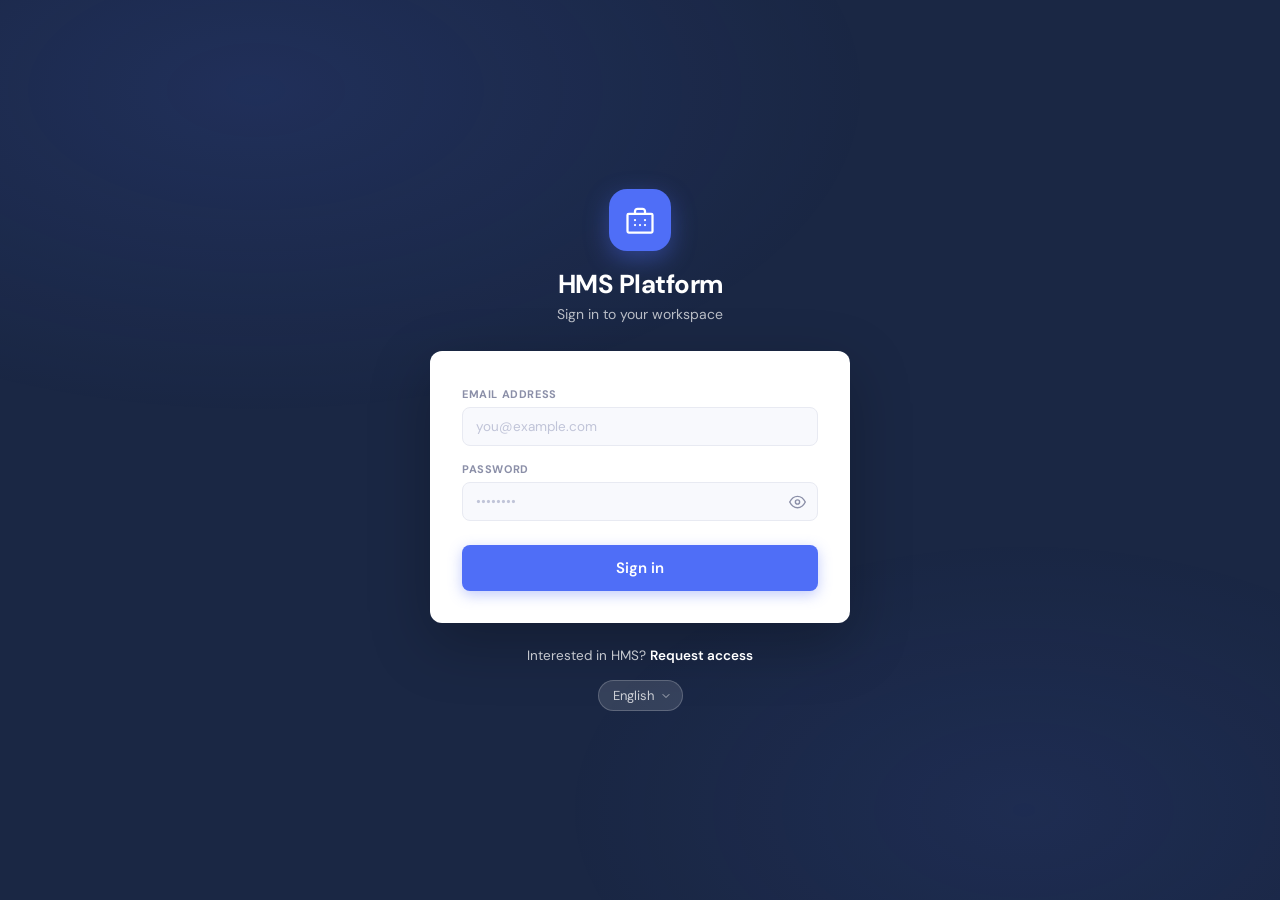
<file: login.html>
<!DOCTYPE html>
<html lang="en">
<head>
  <meta charset="UTF-8" />
  <meta name="viewport" content="width=device-width, initial-scale=1.0" />
  <title>Sign In — Hotel Management System</title>
  <link rel="stylesheet" href="style.css" />
</head>
<body class="layout-auth">

  <div class="auth-header">
    <div class="app-icon">
      <svg viewBox="0 0 24 24" fill="none" stroke="currentColor" stroke-width="1.8" stroke-linecap="round" stroke-linejoin="round">
        <rect x="2" y="7" width="20" height="15" rx="1"/>
        <path d="M16 7V5a2 2 0 0 0-2-2h-4a2 2 0 0 0-2 2v2"/>
        <path d="M8 12h.01M16 12h.01M8 16h.01M16 16h.01M12 16h.01"/>
      </svg>
    </div>
    <div class="app-name">HMS Platform</div>
    <div class="app-tagline">Sign in to your workspace</div>
  </div>

  <div class="auth-card">
    <form onsubmit="handleLogin(event)">

      <div class="form-group">
        <label class="form-label" for="email">Email Address</label>
        <input id="email" type="email" class="form-input" placeholder="you@example.com" autocomplete="email" required />
      </div>

      <div class="form-group">
        <label class="form-label" for="password">Password</label>
        <div class="input-wrap">
          <input id="password" type="password" class="form-input has-toggle" placeholder="••••••••" autocomplete="current-password" required />
          <button type="button" class="pw-toggle" onclick="togglePassword()" title="Show/hide password">
            <svg id="eyeIcon" viewBox="0 0 24 24" fill="none" stroke="currentColor" stroke-width="2" stroke-linecap="round" stroke-linejoin="round">
              <path d="M1 12s4-8 11-8 11 8 11 8-4 8-11 8-11-8-11-8z"/>
              <circle cx="12" cy="12" r="3"/>
            </svg>
          </button>
        </div>
      </div>

      <button type="submit" class="btn-auth" id="submitBtn">Sign in</button>
    </form>
  </div>

  <div class="auth-footer">
    <p>Interested in HMS? <a href="#">Request access</a></p>
    <div class="lang-select-wrap">
      <select class="lang-select">
        <option value="en">English</option>
        <option value="ur">اردو</option>
      </select>
    </div>
  </div>

  <script>
    function togglePassword() {
      const inp  = document.getElementById('password');
      const icon = document.getElementById('eyeIcon');
      if (inp.type === 'password') {
        inp.type = 'text';
        icon.innerHTML = '<path d="M17.94 17.94A10.07 10.07 0 0 1 12 20c-7 0-11-8-11-8a18.45 18.45 0 0 1 5.06-5.94"/><path d="M9.9 4.24A9.12 9.12 0 0 1 12 4c7 0 11 8 11 8a18.5 18.5 0 0 1-2.16 3.19"/><line x1="1" y1="1" x2="23" y2="23"/>';
      } else {
        inp.type = 'password';
        icon.innerHTML = '<path d="M1 12s4-8 11-8 11 8 11 8-4 8-11 8-11-8-11-8z"/><circle cx="12" cy="12" r="3"/>';
      }
    }
    function handleLogin(e) {
      e.preventDefault();
      const btn = e.target.querySelector('.btn-auth');
      btn.textContent = 'Signing in…';
      btn.disabled = true;
      setTimeout(() => { window.location.href = 'dashboard.html'; }, 800);
    }
  </script>
</body>
</html>
</file>
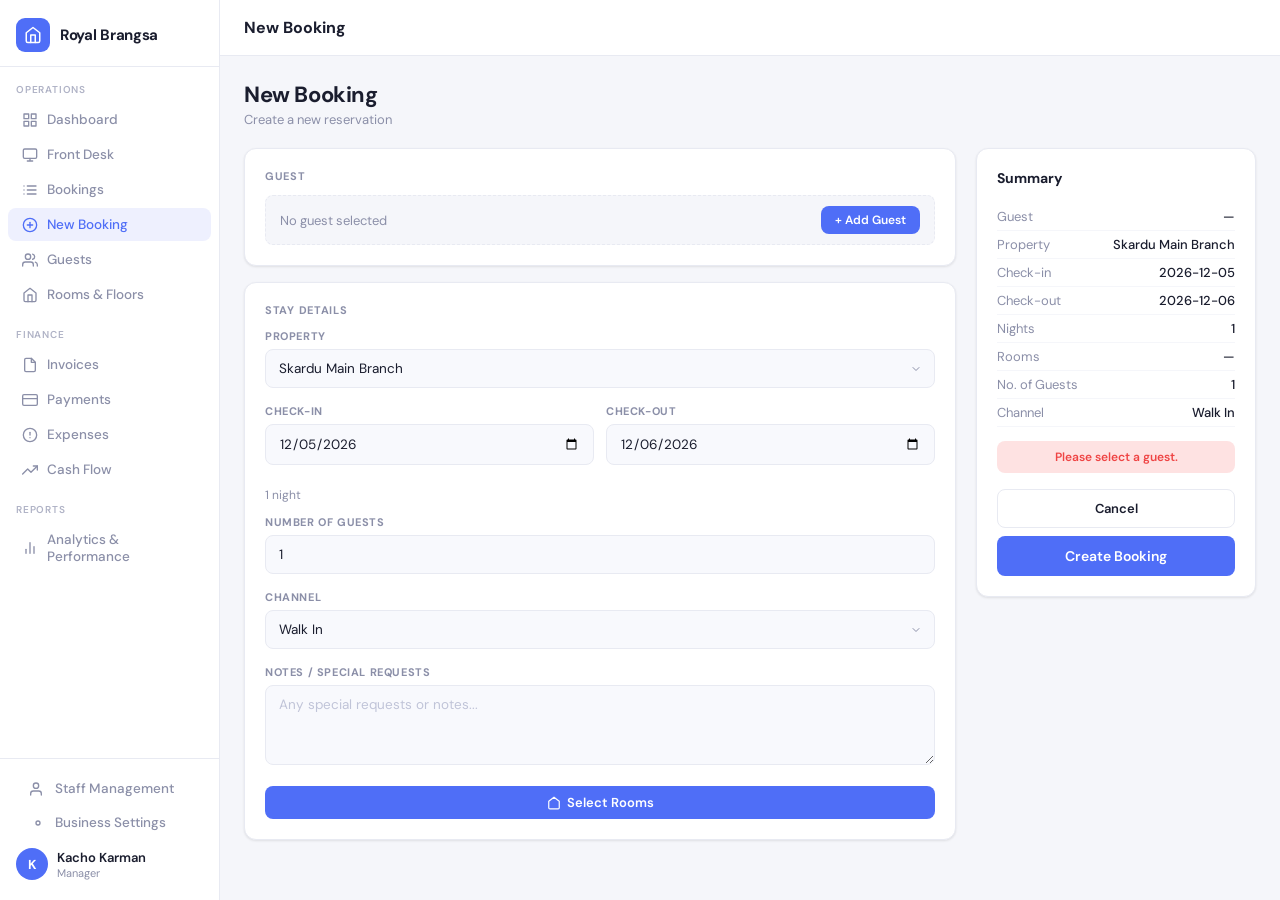
<file: new-booking.html>
<!DOCTYPE html>
<html lang="en">
<head>
  <meta charset="UTF-8"/>
  <meta name="viewport" content="width=device-width, initial-scale=1.0"/>
  <title>New Booking — Hotel Management System</title>
  <link rel="stylesheet" href="style.css"/>
  <style>
    /* ── Two-column layout ── */
    .booking-layout {
      display: grid;
      grid-template-columns: 1fr 280px;
      gap: 20px;
      align-items: start;
    }

    .section-title {
      font-size: 11px; font-weight: 700; letter-spacing: .7px;
      text-transform: uppercase; color: var(--text-muted);
      margin-bottom: 12px;
    }

    /* Guest picker */
    .guest-picker {
      display: flex; align-items: center; gap: 10px;
      padding: 10px 14px;
      border: 1.5px solid var(--border); border-radius: var(--radius-sm);
      background: var(--white);
    }
    .guest-avatar-sm {
      width: 30px; height: 30px; border-radius: 50%;
      background: var(--primary-light);
      display: flex; align-items: center; justify-content: center;
      font-size: 12px; font-weight: 700; color: var(--primary); flex-shrink: 0;
    }
    .guest-picker-info { flex: 1; }
    .guest-picker-name  { font-size: 13.5px; font-weight: 600; color: var(--text); }
    .guest-picker-email { font-size: 12px; color: var(--text-muted); }
    .btn-change {
      padding: 5px 12px; border: 1px solid var(--border);
      border-radius: var(--radius-sm); background: var(--white);
      font-size: 12px; font-weight: 600; color: var(--text);
      cursor: pointer; font-family: inherit; white-space: nowrap;
    }
    .btn-change:hover { background: var(--bg); }

    .guest-empty {
      display: flex; align-items: center; justify-content: space-between;
      padding: 10px 14px;
      border: 1.5px dashed var(--border); border-radius: var(--radius-sm);
      background: var(--bg);
    }
    .guest-empty-text { font-size: 13px; color: var(--text-muted); }
    .btn-add-guest {
      padding: 6px 14px; background: var(--primary); color: #fff;
      border: none; border-radius: var(--radius-sm);
      font-size: 12px; font-weight: 600; cursor: pointer; font-family: inherit;
    }
    .btn-add-guest:hover { opacity: .9; }

    /* Date row */
    .date-row { display: grid; grid-template-columns: 1fr 1fr; gap: 12px; }

    /* Nights badge */
    .nights-label {
      font-size: 12px; color: var(--text-muted); margin-top: 6px;
    }

    /* Form card */
    .form-card {
      background: var(--white); border: 1px solid var(--border);
      border-radius: var(--radius); padding: 20px; margin-bottom: 16px;
      box-shadow: var(--shadow-sm);
    }

    /* Summary card */
    .summary-card {
      background: var(--white); border: 1px solid var(--border);
      border-radius: var(--radius); padding: 20px;
      box-shadow: var(--shadow-sm); position: sticky; top: 72px;
    }
    .summary-title {
      font-size: 14px; font-weight: 700; color: var(--text);
      margin-bottom: 16px;
    }
    .summary-row {
      display: flex; justify-content: space-between;
      font-size: 13px; padding: 5px 0;
      border-bottom: 1px solid var(--bg);
    }
    .summary-row:last-of-type { border-bottom: none; }
    .summary-label { color: var(--text-muted); }
    .summary-value { font-weight: 500; color: var(--text); }

    .summary-error {
      background: var(--red-light); color: var(--red);
      font-size: 12px; font-weight: 600; padding: 8px 12px;
      border-radius: var(--radius-sm); margin: 14px 0; text-align: center;
    }
    .summary-actions { margin-top: 16px; display: flex; flex-direction: column; gap: 8px; }
    .btn-create {
      width: 100%; padding: 11px; background: var(--primary); color: #fff;
      border: none; border-radius: var(--radius-sm);
      font-size: 14px; font-weight: 600; cursor: pointer; font-family: inherit;
      transition: opacity .18s;
    }
    .btn-create:hover { opacity: .9; }
    .btn-cancel-full {
      width: 100%; padding: 10px; background: var(--white); color: var(--text);
      border: 1px solid var(--border); border-radius: var(--radius-sm);
      font-size: 13px; font-weight: 600; cursor: pointer; font-family: inherit;
    }
    .btn-cancel-full:hover { background: var(--bg); }

    /* ── SELECT ROOMS MODAL ── */
    .modal-rooms { max-width: 560px; }
    .rooms-select-grid {
      display: grid; grid-template-columns: repeat(3, 1fr); gap: 10px;
    }
    .room-pick-card {
      border: 1.5px solid var(--border); border-radius: var(--radius-sm);
      padding: 12px; cursor: pointer; transition: all .15s; position: relative;
      background: var(--white);
    }
    .room-pick-card:hover { border-color: var(--primary); background: var(--primary-light); }
    .room-pick-card.selected { border-color: var(--primary); background: var(--primary-light); }
    .room-pick-card.selected::after {
      content: '✓'; position: absolute; top: 8px; right: 8px;
      width: 18px; height: 18px; background: var(--primary); color: #fff;
      border-radius: 50%; font-size: 11px; font-weight: 700;
      display: flex; align-items: center; justify-content: center;
    }
    .rp-number { font-size: 14px; font-weight: 700; color: var(--text); margin-bottom: 2px; }
    .rp-type   { font-size: 11px; color: var(--text-muted); margin-bottom: 8px; white-space: nowrap; overflow: hidden; text-overflow: ellipsis; }
    .rp-price  { font-size: 12.5px; font-weight: 600; color: var(--primary); }
    .rp-check  { display: none; }

    /* ── ADD GUEST MODAL ── */
    .modal-guest { max-width: 500px; }
    .upload-photo-btn {
      display: flex; flex-direction: column; align-items: center; justify-content: center;
      width: 68px; height: 68px; border-radius: 50%;
      border: 2px dashed var(--border); background: var(--bg);
      cursor: pointer; gap: 4px; flex-shrink: 0;
      transition: border-color .18s;
    }
    .upload-photo-btn:hover { border-color: var(--primary); }
    .upload-photo-btn svg { width: 20px; height: 20px; color: var(--text-muted); }
    .upload-photo-btn span { font-size: 9px; color: var(--text-muted); text-align: center; line-height: 1.2; }
    .photo-row { display: flex; align-items: flex-start; gap: 16px; margin-bottom: 16px; }
    .photo-fields { flex: 1; }

    /* Responsive */
    @media (max-width: 900px) {
      .booking-layout { grid-template-columns: 1fr; }
      .summary-card { position: static; }
    }
    @media (max-width: 520px) {
      .date-row { grid-template-columns: 1fr; }
      .rooms-select-grid { grid-template-columns: repeat(2, 1fr); }
    }
  </style>
</head>
<body class="layout-app">

<div class="sidebar-overlay" id="overlay" onclick="closeSidebar()"></div>

<!-- SIDEBAR -->
<aside class="sidebar" id="sidebar">
  <div class="sidebar-brand">
    <div class="brand-icon">
      <svg viewBox="0 0 24 24" fill="none" stroke="currentColor" stroke-width="2" stroke-linecap="round" stroke-linejoin="round"><path d="M3 9l9-7 9 7v11a2 2 0 0 1-2 2H5a2 2 0 0 1-2-2z"/><polyline points="9 22 9 12 15 12 15 22"/></svg>
    </div>
    <span class="brand-name">Royal Brangsa</span>
  </div>
  <div class="sidebar-section-label">Operations</div>
  <a href="index.html"    class="nav-item"><svg viewBox="0 0 24 24" fill="none" stroke="currentColor" stroke-width="2" stroke-linecap="round" stroke-linejoin="round"><rect x="3" y="3" width="7" height="7"/><rect x="14" y="3" width="7" height="7"/><rect x="14" y="14" width="7" height="7"/><rect x="3" y="14" width="7" height="7"/></svg>Dashboard</a>
  <a href="front-desk.html"   class="nav-item"><svg viewBox="0 0 24 24" fill="none" stroke="currentColor" stroke-width="2" stroke-linecap="round" stroke-linejoin="round"><rect x="2" y="3" width="20" height="14" rx="2"/><path d="M8 21h8M12 17v4"/></svg>Front Desk</a>
  <a href="bookings.html"     class="nav-item"><svg viewBox="0 0 24 24" fill="none" stroke="currentColor" stroke-width="2" stroke-linecap="round" stroke-linejoin="round"><path d="M8 6h13M8 12h13M8 18h13M3 6h.01M3 12h.01M3 18h.01"/></svg>Bookings</a>
  <a href="new-booking.html"  class="nav-item active"><svg viewBox="0 0 24 24" fill="none" stroke="currentColor" stroke-width="2" stroke-linecap="round" stroke-linejoin="round"><circle cx="12" cy="12" r="10"/><line x1="12" y1="8" x2="12" y2="16"/><line x1="8" y1="12" x2="16" y2="12"/></svg>New Booking</a>
  <a href="guests.html"       class="nav-item"><svg viewBox="0 0 24 24" fill="none" stroke="currentColor" stroke-width="2" stroke-linecap="round" stroke-linejoin="round"><path d="M17 21v-2a4 4 0 0 0-4-4H5a4 4 0 0 0-4 4v2"/><circle cx="9" cy="7" r="4"/><path d="M23 21v-2a4 4 0 0 0-3-3.87"/><path d="M16 3.13a4 4 0 0 1 0 7.75"/></svg>Guests</a>
  <a href="rooms-floors.html" class="nav-item"><svg viewBox="0 0 24 24" fill="none" stroke="currentColor" stroke-width="2" stroke-linecap="round" stroke-linejoin="round"><path d="M3 9l9-7 9 7v11a2 2 0 0 1-2 2H5a2 2 0 0 1-2-2z"/><polyline points="9 22 9 12 15 12 15 22"/></svg>Rooms &amp; Floors</a>
  <div class="sidebar-section-label">Finance</div>
  <a href="invoices.html"  class="nav-item"><svg viewBox="0 0 24 24" fill="none" stroke="currentColor" stroke-width="2" stroke-linecap="round" stroke-linejoin="round"><path d="M14 2H6a2 2 0 0 0-2 2v16a2 2 0 0 0 2 2h12a2 2 0 0 0 2-2V8z"/><polyline points="14 2 14 8 20 8"/></svg>Invoices</a>
  <a href="payments.html"  class="nav-item"><svg viewBox="0 0 24 24" fill="none" stroke="currentColor" stroke-width="2" stroke-linecap="round" stroke-linejoin="round"><rect x="1" y="4" width="22" height="16" rx="2"/><line x1="1" y1="10" x2="23" y2="10"/></svg>Payments</a>
  <a href="expenses.html"  class="nav-item"><svg viewBox="0 0 24 24" fill="none" stroke="currentColor" stroke-width="2" stroke-linecap="round" stroke-linejoin="round"><circle cx="12" cy="12" r="10"/><line x1="12" y1="8" x2="12" y2="12"/><line x1="12" y1="16" x2="12.01" y2="16"/></svg>Expenses</a>
  <a href="cashflow.html"  class="nav-item"><svg viewBox="0 0 24 24" fill="none" stroke="currentColor" stroke-width="2" stroke-linecap="round" stroke-linejoin="round"><polyline points="23 6 13.5 15.5 8.5 10.5 1 18"/><polyline points="17 6 23 6 23 12"/></svg>Cash Flow</a>
  <div class="sidebar-section-label">Reports</div>
  <a href="analytics.html" class="nav-item"><svg viewBox="0 0 24 24" fill="none" stroke="currentColor" stroke-width="2" stroke-linecap="round" stroke-linejoin="round"><line x1="18" y1="20" x2="18" y2="10"/><line x1="12" y1="20" x2="12" y2="4"/><line x1="6" y1="20" x2="6" y2="14"/></svg>Analytics &amp; Performance</a>
  <div class="sidebar-bottom">
    <a href="staff-management.html"  class="nav-item"><svg viewBox="0 0 24 24" fill="none" stroke="currentColor" stroke-width="2" stroke-linecap="round" stroke-linejoin="round"><path d="M17 21v-2a4 4 0 0 0-4-4H5a4 4 0 0 0-4 4v2"/><circle cx="9" cy="7" r="4"/></svg>Staff Management</a>
    <a href="business-settings.html" class="nav-item"><svg viewBox="0 0 24 24" fill="none" stroke="currentColor" stroke-width="2" stroke-linecap="round" stroke-linejoin="round"><circle cx="12" cy="12" r="3"/></svg>Business Settings</a>
    <div class="user-card">
      <div class="user-avatar">K</div>
      <div class="user-info"><div class="user-name">Kacho Karman</div><div class="user-role">Manager</div></div>
    </div>
  </div>
</aside>

<!-- MAIN -->
<div class="main">
  <header class="topbar">
    <div class="topbar-left">
      <button class="hamburger" onclick="toggleSidebar()">
        <svg viewBox="0 0 24 24" fill="none" stroke="currentColor" stroke-width="2" stroke-linecap="round" stroke-linejoin="round"><line x1="3" y1="6" x2="21" y2="6"/><line x1="3" y1="12" x2="21" y2="12"/><line x1="3" y1="18" x2="21" y2="18"/></svg>
      </button>
      <span class="topbar-title">New Booking</span>
    </div>
  </header>

  <div class="content">
    <div class="page-header">
      <h1>New Booking</h1>
      <div class="sub">Create a new reservation</div>
    </div>

    <div class="booking-layout">

      <!-- LEFT: Form -->
      <div>

        <!-- GUEST -->
        <div class="form-card">
          <div class="section-title">Guest</div>
          <div id="guestEmpty">
            <div class="guest-empty">
              <span class="guest-empty-text">No guest selected</span>
              <button class="btn-add-guest" onclick="openGuestModal()">+ Add Guest</button>
            </div>
          </div>
          <div id="guestSelected" style="display:none;">
            <div class="guest-picker">
              <div class="guest-avatar-sm" id="guestInitial">A</div>
              <div class="guest-picker-info">
                <div class="guest-picker-name" id="guestName">ashiq ali</div>
                <div class="guest-picker-email" id="guestEmail">ali@gmail.com</div>
              </div>
              <button class="btn-change" onclick="openGuestModal()">Change</button>
            </div>
          </div>
        </div>

        <!-- STAY DETAILS -->
        <div class="form-card">
          <div class="section-title">Stay Details</div>

          <div class="form-group">
            <label class="form-label">Property</label>
            <select class="form-select" onchange="updateSummary()">
              <option>Skardu Main Branch</option>
              <option>Shigar branch</option>
            </select>
          </div>

          <div class="date-row">
            <div class="form-group">
              <label class="form-label">Check-In</label>
              <input type="date" class="form-input" id="checkinDate" onchange="calcNights()" />
            </div>
            <div class="form-group">
              <label class="form-label">Check-Out</label>
              <input type="date" class="form-input" id="checkoutDate" onchange="calcNights()" />
            </div>
          </div>
          <div class="nights-label" id="nightsLabel">1 night</div>

          <div class="form-group" style="margin-top:12px;">
            <label class="form-label">Number of Guests</label>
            <input type="number" class="form-input" id="numGuests" value="1" min="1" max="20" onchange="updateSummary()" />
          </div>

          <div class="form-group">
            <label class="form-label">Channel</label>
            <select class="form-select" id="channelSelect" onchange="updateSummary()">
              <option>Walk In</option>
              <option>WhatsApp</option>
              <option>Booking.com</option>
              <option>Phone</option>
              <option>Expedia</option>
              <option>Airbnb</option>
              <option>Other</option>
            </select>
          </div>

          <div class="form-group">
            <label class="form-label">Notes / Special Requests</label>
            <textarea class="form-textarea" placeholder="Any special requests or notes..."></textarea>
          </div>

          <!-- Select Rooms btn -->
          <button class="btn-primary" style="width:100%;justify-content:center;" onclick="openRoomsModal()">
            <svg viewBox="0 0 24 24" fill="none" stroke="currentColor" stroke-width="2" stroke-linecap="round" stroke-linejoin="round" width="14" height="14"><path d="M3 9l9-7 9 7v11a2 2 0 0 1-2 2H5a2 2 0 0 1-2-2z"/></svg>
            Select Rooms
          </button>
          <div id="selectedRoomsInfo" style="margin-top:10px;font-size:13px;color:var(--primary);font-weight:600;display:none;"></div>
        </div>

      </div>

      <!-- RIGHT: Summary -->
      <div class="summary-card">
        <div class="summary-title">Summary</div>
        <div class="summary-row"><span class="summary-label">Guest</span>       <span class="summary-value" id="sumGuest">—</span></div>
        <div class="summary-row"><span class="summary-label">Property</span>    <span class="summary-value">Skardu Main Branch</span></div>
        <div class="summary-row"><span class="summary-label">Check-in</span>    <span class="summary-value" id="sumCheckin">—</span></div>
        <div class="summary-row"><span class="summary-label">Check-out</span>   <span class="summary-value" id="sumCheckout">—</span></div>
        <div class="summary-row"><span class="summary-label">Nights</span>      <span class="summary-value" id="sumNights">1</span></div>
        <div class="summary-row"><span class="summary-label">Rooms</span>       <span class="summary-value" id="sumRooms">—</span></div>
        <div class="summary-row"><span class="summary-label">No. of Guests</span><span class="summary-value" id="sumNumGuests">1</span></div>
        <div class="summary-row"><span class="summary-label">Channel</span>     <span class="summary-value" id="sumChannel">Walk In</span></div>
        <div class="summary-error" id="sumError">Please select a guest.</div>
        <div class="summary-actions">
          <button class="btn-cancel-full" onclick="history.back()">Cancel</button>
          <button class="btn-create" onclick="createBooking()">Create Booking</button>
        </div>
      </div>

    </div>
  </div>
</div>

<!-- ══════════════════════════════════════════
     MODAL 1: Add Guest
═══════════════════════════════════════════ -->
<div class="modal-overlay" id="guestModal" onclick="closeModalOutside(event,'guestModal')">
  <div class="modal modal-guest">
    <div class="modal-header">
      <div class="modal-title">Add Guest</div>
      <button class="modal-close" onclick="closeModal('guestModal')">
        <svg viewBox="0 0 24 24" fill="none" stroke="currentColor" stroke-width="2" stroke-linecap="round" stroke-linejoin="round"><line x1="18" y1="6" x2="6" y2="18"/><line x1="6" y1="6" x2="18" y2="18"/></svg>
      </button>
    </div>
    <div class="modal-body">
      <div class="photo-row">
        <div class="upload-photo-btn" onclick="document.getElementById('photoInput').click()">
          <svg viewBox="0 0 24 24" fill="none" stroke="currentColor" stroke-width="2" stroke-linecap="round" stroke-linejoin="round"><rect x="3" y="3" width="18" height="18" rx="2"/><circle cx="8.5" cy="8.5" r="1.5"/><polyline points="21 15 16 10 5 21"/></svg>
          <span>Upload<br/>Photo</span>
          <input type="file" id="photoInput" accept="image/*" style="display:none"/>
        </div>
        <div class="photo-fields" style="flex:1;">
          <div style="font-size:11px;color:var(--text-muted);margin-bottom:8px;">JPG, PNG or WebP — max 5 MB</div>
          <div class="form-row">
            <div class="form-group" style="margin-bottom:0;">
              <label class="form-label">First Name *</label>
              <input type="text" class="form-input" id="gFirstName" placeholder="First name" required />
            </div>
            <div class="form-group" style="margin-bottom:0;">
              <label class="form-label">Last Name *</label>
              <input type="text" class="form-input" id="gLastName" placeholder="Last name" />
            </div>
          </div>
        </div>
      </div>

      <div class="form-row">
        <div class="form-group">
          <label class="form-label">Email</label>
          <input type="email" class="form-input" id="gEmail" placeholder="guest@example.com" />
        </div>
        <div class="form-group">
          <label class="form-label">Phone</label>
          <input type="tel" class="form-input" id="gPhone" placeholder="+1 555 0100" />
        </div>
      </div>

      <div class="form-group">
        <label class="form-label">Nationality</label>
        <input type="text" class="form-input" id="gNationality" placeholder="e.g. Pakistani" />
      </div>

      <div class="form-group">
        <label class="form-label">Identification — ID Type</label>
        <select class="form-select" id="gIdType">
          <option value="">— None —</option>
          <option>Passport</option>
          <option>National ID</option>
          <option>Driving License</option>
        </select>
      </div>

      <div id="gIdNumberWrap" style="display:none;" class="form-group">
        <label class="form-label">ID Number</label>
        <input type="text" class="form-input" id="gIdNumber" placeholder="ID number" />
      </div>

      <div class="form-group">
        <label class="form-label">Address</label>
        <input type="text" class="form-input" id="gAddress" placeholder="Street address" />
      </div>

      <div class="form-row">
        <div class="form-group">
          <label class="form-label">City</label>
          <input type="text" class="form-input" id="gCity" placeholder="City" />
        </div>
        <div class="form-group">
          <label class="form-label">Country</label>
          <input type="text" class="form-input" id="gCountry" placeholder="Country" />
        </div>
      </div>

      <div class="form-group">
        <label class="form-label">Notes</label>
        <textarea class="form-textarea" id="gNotes" placeholder="Optional notes..." style="min-height:60px;"></textarea>
      </div>
    </div>
    <div class="modal-footer">
      <button class="btn-secondary" onclick="closeModal('guestModal')">Cancel</button>
      <button class="btn-primary" onclick="saveGuest()">Add Guest</button>
    </div>
  </div>
</div>

<!-- ══════════════════════════════════════════
     MODAL 2: Select Rooms
═══════════════════════════════════════════ -->
<div class="modal-overlay" id="roomsModal" onclick="closeModalOutside(event,'roomsModal')">
  <div class="modal modal-rooms">
    <div class="modal-header">
      <div class="modal-title">Select Rooms</div>
      <button class="modal-close" onclick="closeModal('roomsModal')">
        <svg viewBox="0 0 24 24" fill="none" stroke="currentColor" stroke-width="2" stroke-linecap="round" stroke-linejoin="round"><line x1="18" y1="6" x2="6" y2="18"/><line x1="6" y1="6" x2="18" y2="18"/></svg>
      </button>
    </div>
    <div class="modal-body">
      <div class="rooms-select-grid">
        <div class="room-pick-card" data-room="102" data-type="Couple Room" data-rate="2500" onclick="toggleRoom(this)">
          <div class="rp-number">Room 102</div>
          <div class="rp-type">Couple Room - Flo...</div>
          <div class="rp-price">Rs 2,500/night</div>
        </div>
        <div class="room-pick-card" data-room="103" data-type="Dpluex room" data-rate="2000" onclick="toggleRoom(this)">
          <div class="rp-number">Room 103</div>
          <div class="rp-type">Dpluex room - Flo...</div>
          <div class="rp-price">Rs 2,000/night</div>
        </div>
        <div class="room-pick-card" data-room="201" data-type="Luxury Room" data-rate="5000" onclick="toggleRoom(this)">
          <div class="rp-number">Room 201</div>
          <div class="rp-type">Luxury Room - Flo...</div>
          <div class="rp-price">Rs 5,000/night</div>
        </div>
        <div class="room-pick-card" data-room="202" data-type="Duble room" data-rate="1500" onclick="toggleRoom(this)">
          <div class="rp-number">Room 202</div>
          <div class="rp-type">Duble room - Floor 2</div>
          <div class="rp-price">Rs 1,500/night</div>
        </div>
        <div class="room-pick-card selected" data-room="301" data-type="Couple Room" data-rate="2500" onclick="toggleRoom(this)">
          <div class="rp-number">Room 301</div>
          <div class="rp-type">Couple Rooms - Flo...</div>
          <div class="rp-price">Rs 2,500/night</div>
        </div>
        <div class="room-pick-card" data-room="303" data-type="Luxury Room" data-rate="5000" onclick="toggleRoom(this)">
          <div class="rp-number">Room 303</div>
          <div class="rp-type">Luxury Room - Flo...</div>
          <div class="rp-price">Rs 5,000/night</div>
        </div>
      </div>
    </div>
    <div class="modal-footer">
      <button class="btn-secondary" onclick="closeModal('roomsModal')">Cancel</button>
      <button class="btn-primary" onclick="confirmRooms()">Confirm Rooms</button>
    </div>
  </div>
</div>

<script>
  // ── Init dates ──
  const today    = new Date();
  const tomorrow = new Date(today); tomorrow.setDate(today.getDate() + 1);
  const fmt = d => d.toISOString().split('T')[0];
  document.getElementById('checkinDate').value  = fmt(today);
  document.getElementById('checkoutDate').value = fmt(tomorrow);

  let selectedGuest = null;
  let selectedRooms = ['301']; // default

  // ── Nights calc ──
  function calcNights() {
    const ci = new Date(document.getElementById('checkinDate').value);
    const co = new Date(document.getElementById('checkoutDate').value);
    const n  = Math.max(1, Math.round((co - ci) / 86400000));
    document.getElementById('nightsLabel').textContent = n + (n === 1 ? ' night' : ' nights');
    document.getElementById('sumNights').textContent = n;
    document.getElementById('sumCheckin').textContent  = document.getElementById('checkinDate').value;
    document.getElementById('sumCheckout').textContent = document.getElementById('checkoutDate').value;
  }
  calcNights();

  // ── Summary update ──
  function updateSummary() {
    document.getElementById('sumChannel').textContent    = document.getElementById('channelSelect').value;
    document.getElementById('sumNumGuests').textContent  = document.getElementById('numGuests').value;
  }

  // ── Guest Modal ──
  function openGuestModal() {
    document.getElementById('guestModal').classList.add('open');
  }

  document.getElementById('gIdType').addEventListener('change', function() {
    document.getElementById('gIdNumberWrap').style.display = this.value ? '' : 'none';
  });

  function saveGuest() {
    const first = document.getElementById('gFirstName').value.trim();
    const last  = document.getElementById('gLastName').value.trim();
    const email = document.getElementById('gEmail').value.trim();
    if (!first) { document.getElementById('gFirstName').focus(); return; }

    const fullName = (first + ' ' + last).trim();
    selectedGuest  = { name: fullName, email: email || 'No email' };

    document.getElementById('guestInitial').textContent = first[0].toUpperCase();
    document.getElementById('guestName').textContent    = fullName;
    document.getElementById('guestEmail').textContent   = selectedGuest.email;
    document.getElementById('guestEmpty').style.display    = 'none';
    document.getElementById('guestSelected').style.display = '';
    document.getElementById('sumGuest').textContent = fullName;
    document.getElementById('sumError').style.display = 'none';

    closeModal('guestModal');
  }

  // ── Rooms Modal ──
  function openRoomsModal() {
    document.getElementById('roomsModal').classList.add('open');
  }

  function toggleRoom(card) {
    card.classList.toggle('selected');
  }

  function confirmRooms() {
    const selected = [...document.querySelectorAll('.room-pick-card.selected')];
    selectedRooms  = selected.map(c => c.dataset.room);
    const info     = document.getElementById('selectedRoomsInfo');
    if (selected.length > 0) {
      info.style.display = '';
      info.textContent   = selected.length + ' room(s) selected: ' + selected.map(c => 'Room ' + c.dataset.room).join(', ');
      document.getElementById('sumRooms').textContent = selected.map(c => '#' + c.dataset.room).join(', ');
    } else {
      info.style.display = 'none';
      document.getElementById('sumRooms').textContent = '—';
    }
    closeModal('roomsModal');
  }

  // ── Create Booking ──
  function createBooking() {
    if (!selectedGuest) {
      document.getElementById('sumError').style.display = '';
      return;
    }
    alert('Booking created successfully!');
    window.location.href = 'bookings.html';
  }

  // ── Modal helpers ──
  function closeModal(id) { document.getElementById(id).classList.remove('open'); }
  function closeModalOutside(e, id) { if (e.target === document.getElementById(id)) closeModal(id); }

  // Sidebar
  function toggleSidebar() {
    document.getElementById('sidebar').classList.toggle('open');
    document.getElementById('overlay').classList.toggle('open');
  }
  function closeSidebar() {
    document.getElementById('sidebar').classList.remove('open');
    document.getElementById('overlay').classList.remove('open');
  }
</script>
</body>
</html>
</file>
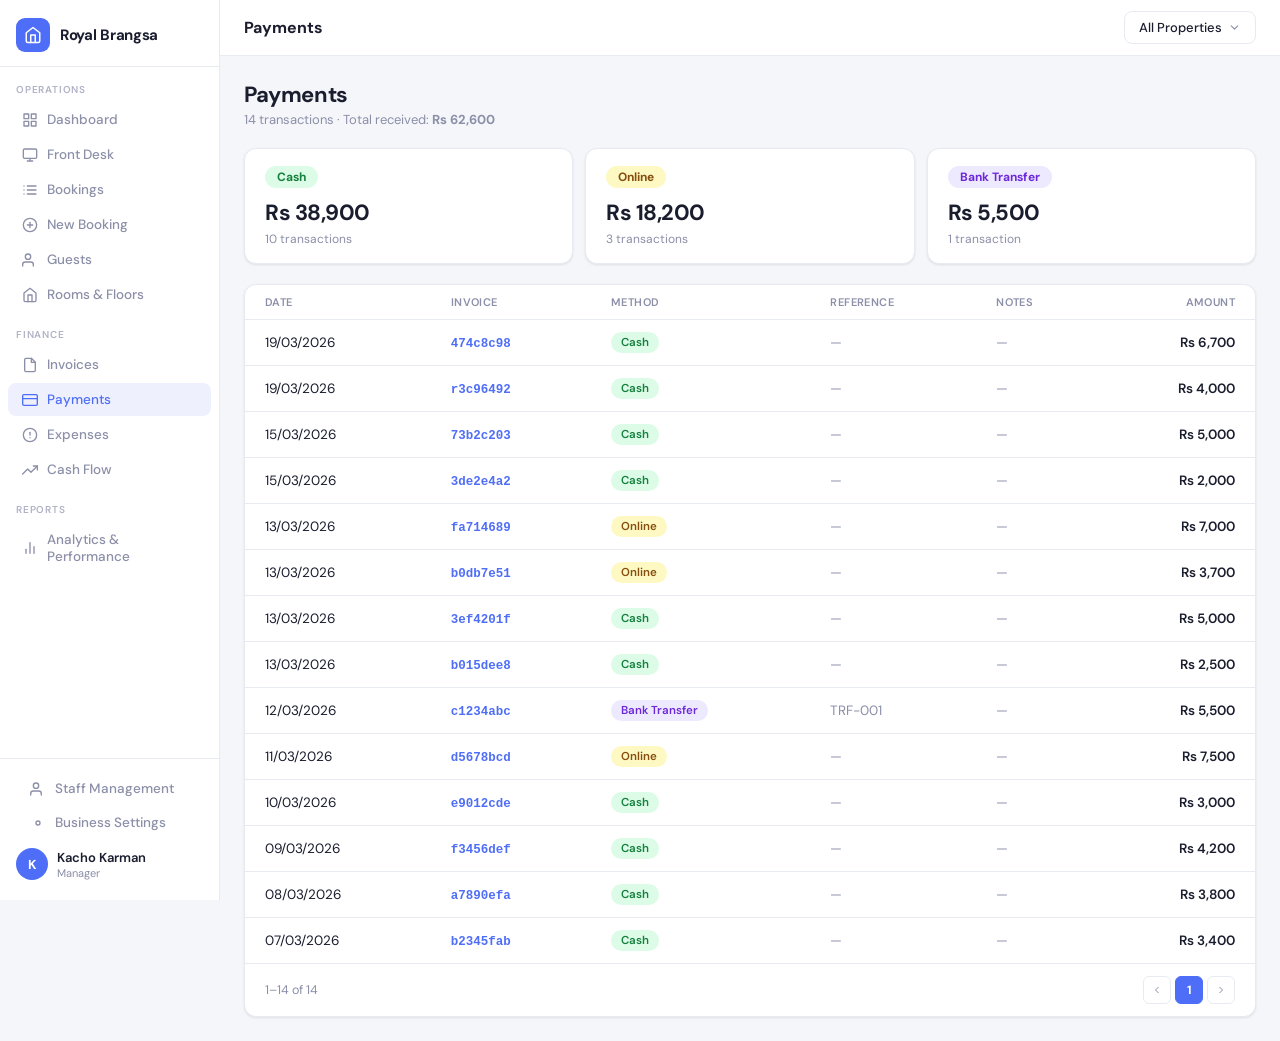
<file: payments.html>
<!DOCTYPE html>
<html lang="en">
<head>
  <meta charset="UTF-8"/>
  <meta name="viewport" content="width=device-width, initial-scale=1.0"/>
  <title>Payments — Hotel Management System</title>
  <link rel="stylesheet" href="style.css"/>
  <style>
    .page-meta { font-size:13px; color:var(--text-muted); margin-top:2px; }

    /* Summary cards */
    .pay-summary { display:grid; grid-template-columns:repeat(3,1fr); gap:12px; margin-bottom:20px; }
    .pay-card {
      background:var(--white); border:1px solid var(--border);
      border-radius:var(--radius); padding:16px 20px; box-shadow:var(--shadow-sm);
    }
    .pay-card-badge {
      display:inline-flex; align-items:center; padding:3px 12px;
      border-radius:20px; font-size:12px; font-weight:700;
      margin-bottom:10px;
    }
    .badge-cash   { background:#dcfce7; color:#15803d; }
    .badge-online { background:#fef9c3; color:#854d0e; }
    .badge-bank   { background:#ede9fe; color:#6d28d9; }
    .pay-card-amount { font-size:22px; font-weight:700; color:var(--text); letter-spacing:-.5px; }

    /* Toolbar */
    .toolbar { display:flex; align-items:center; justify-content:space-between; gap:12px; margin-bottom:16px; flex-wrap:wrap; }
    .toolbar-left { display:flex; align-items:center; gap:10px; flex:1; flex-wrap:wrap; }

    .prop-selector { display:flex; align-items:center; gap:6px; padding:7px 14px; border:1px solid var(--border); border-radius:var(--radius-sm); font-size:13px; font-weight:500; color:var(--text); background:var(--white); cursor:pointer; font-family:inherit; }
    .prop-selector svg { width:13px; height:13px; color:var(--text-muted); }

    /* invoice link in table */
    .inv-link { color:var(--primary); font-size:12.5px; font-weight:600; font-family:'DM Mono',monospace; cursor:pointer; }
    .inv-link:hover { text-decoration:underline; }

    /* method badge */
    .meth { display:inline-flex; align-items:center; padding:3px 10px; border-radius:20px; font-size:11.5px; font-weight:600; }
    .meth-cash   { background:#dcfce7; color:#15803d; }
    .meth-online { background:#fef9c3; color:#854d0e; }
    .meth-bank   { background:#ede9fe; color:#6d28d9; }

    .amount-col { font-weight:600; color:var(--text); text-align:right; }
    .muted-col  { color:var(--text-muted); }

    /* Table footer */
    .table-footer { display:flex; align-items:center; justify-content:space-between; padding:12px 20px; border-top:1px solid var(--border); font-size:12.5px; color:var(--text-muted); }
    .pg-btns { display:flex; gap:4px; }
    .pg-btn  { width:28px; height:28px; border:1px solid var(--border); border-radius:6px; background:var(--white); cursor:pointer; font-size:12px; font-family:inherit; color:var(--text-muted); display:flex; align-items:center; justify-content:center; }
    .pg-btn:hover  { background:var(--bg); }
    .pg-btn.active { background:var(--primary); color:#fff; border-color:var(--primary); font-weight:700; }

    @media (max-width:640px) {
      .pay-summary { grid-template-columns:1fr; }
      .toolbar { flex-direction:column; align-items:stretch; }
    }
    @media (max-width:480px) {
      thead th:nth-child(4),
      tbody td:nth-child(4),
      thead th:nth-child(5),
      tbody td:nth-child(5) { display:none; }
    }
  </style>
</head>
<body class="layout-app">

<div class="sidebar-overlay" id="overlay" onclick="closeSidebar()"></div>

<aside class="sidebar" id="sidebar">
  <div class="sidebar-brand">
    <div class="brand-icon">
      <svg viewBox="0 0 24 24" fill="none" stroke="currentColor" stroke-width="2" stroke-linecap="round" stroke-linejoin="round"><path d="M3 9l9-7 9 7v11a2 2 0 0 1-2 2H5a2 2 0 0 1-2-2z"/><polyline points="9 22 9 12 15 12 15 22"/></svg>
    </div>
    <span class="brand-name">Royal Brangsa</span>
  </div>
  <div class="sidebar-section-label">Operations</div>
  <a href="index.html"    class="nav-item"><svg viewBox="0 0 24 24" fill="none" stroke="currentColor" stroke-width="2" stroke-linecap="round" stroke-linejoin="round"><rect x="3" y="3" width="7" height="7"/><rect x="14" y="3" width="7" height="7"/><rect x="14" y="14" width="7" height="7"/><rect x="3" y="14" width="7" height="7"/></svg>Dashboard</a>
  <a href="front-desk.html"   class="nav-item"><svg viewBox="0 0 24 24" fill="none" stroke="currentColor" stroke-width="2" stroke-linecap="round" stroke-linejoin="round"><rect x="2" y="3" width="20" height="14" rx="2"/><path d="M8 21h8M12 17v4"/></svg>Front Desk</a>
  <a href="bookings.html"     class="nav-item"><svg viewBox="0 0 24 24" fill="none" stroke="currentColor" stroke-width="2" stroke-linecap="round" stroke-linejoin="round"><path d="M8 6h13M8 12h13M8 18h13M3 6h.01M3 12h.01M3 18h.01"/></svg>Bookings</a>
  <a href="new-booking.html"  class="nav-item"><svg viewBox="0 0 24 24" fill="none" stroke="currentColor" stroke-width="2" stroke-linecap="round" stroke-linejoin="round"><circle cx="12" cy="12" r="10"/><line x1="12" y1="8" x2="12" y2="16"/><line x1="8" y1="12" x2="16" y2="12"/></svg>New Booking</a>
  <a href="guests.html"       class="nav-item"><svg viewBox="0 0 24 24" fill="none" stroke="currentColor" stroke-width="2" stroke-linecap="round" stroke-linejoin="round"><path d="M17 21v-2a4 4 0 0 0-4-4H5a4 4 0 0 0-4 4v2"/><circle cx="9" cy="7" r="4"/></svg>Guests</a>
  <a href="rooms-floors.html" class="nav-item"><svg viewBox="0 0 24 24" fill="none" stroke="currentColor" stroke-width="2" stroke-linecap="round" stroke-linejoin="round"><path d="M3 9l9-7 9 7v11a2 2 0 0 1-2 2H5a2 2 0 0 1-2-2z"/><polyline points="9 22 9 12 15 12 15 22"/></svg>Rooms &amp; Floors</a>
  <div class="sidebar-section-label">Finance</div>
  <a href="invoices.html"  class="nav-item"><svg viewBox="0 0 24 24" fill="none" stroke="currentColor" stroke-width="2" stroke-linecap="round" stroke-linejoin="round"><path d="M14 2H6a2 2 0 0 0-2 2v16a2 2 0 0 0 2 2h12a2 2 0 0 0 2-2V8z"/><polyline points="14 2 14 8 20 8"/></svg>Invoices</a>
  <a href="payments.html"  class="nav-item active"><svg viewBox="0 0 24 24" fill="none" stroke="currentColor" stroke-width="2" stroke-linecap="round" stroke-linejoin="round"><rect x="1" y="4" width="22" height="16" rx="2"/><line x1="1" y1="10" x2="23" y2="10"/></svg>Payments</a>
  <a href="expenses.html"  class="nav-item"><svg viewBox="0 0 24 24" fill="none" stroke="currentColor" stroke-width="2" stroke-linecap="round" stroke-linejoin="round"><circle cx="12" cy="12" r="10"/><line x1="12" y1="8" x2="12" y2="12"/><line x1="12" y1="16" x2="12.01" y2="16"/></svg>Expenses</a>
  <a href="cashflow.html"  class="nav-item"><svg viewBox="0 0 24 24" fill="none" stroke="currentColor" stroke-width="2" stroke-linecap="round" stroke-linejoin="round"><polyline points="23 6 13.5 15.5 8.5 10.5 1 18"/><polyline points="17 6 23 6 23 12"/></svg>Cash Flow</a>
  <div class="sidebar-section-label">Reports</div>
  <a href="analytics.html" class="nav-item"><svg viewBox="0 0 24 24" fill="none" stroke="currentColor" stroke-width="2" stroke-linecap="round" stroke-linejoin="round"><line x1="18" y1="20" x2="18" y2="10"/><line x1="12" y1="20" x2="12" y2="4"/><line x1="6" y1="20" x2="6" y2="14"/></svg>Analytics &amp; Performance</a>
  <div class="sidebar-bottom">
    <a href="staff-management.html"  class="nav-item"><svg viewBox="0 0 24 24" fill="none" stroke="currentColor" stroke-width="2" stroke-linecap="round" stroke-linejoin="round"><path d="M17 21v-2a4 4 0 0 0-4-4H5a4 4 0 0 0-4 4v2"/><circle cx="9" cy="7" r="4"/></svg>Staff Management</a>
    <a href="business-settings.html" class="nav-item"><svg viewBox="0 0 24 24" fill="none" stroke="currentColor" stroke-width="2" stroke-linecap="round" stroke-linejoin="round"><circle cx="12" cy="12" r="3"/></svg>Business Settings</a>
    <div class="user-card">
      <div class="user-avatar">K</div>
      <div class="user-info"><div class="user-name">Kacho Karman</div><div class="user-role">Manager</div></div>
    </div>
  </div>
</aside>

<div class="main">
  <header class="topbar">
    <div class="topbar-left">
      <button class="hamburger" onclick="toggleSidebar()">
        <svg viewBox="0 0 24 24" fill="none" stroke="currentColor" stroke-width="2" stroke-linecap="round" stroke-linejoin="round"><line x1="3" y1="6" x2="21" y2="6"/><line x1="3" y1="12" x2="21" y2="12"/><line x1="3" y1="18" x2="21" y2="18"/></svg>
      </button>
      <span class="topbar-title">Payments</span>
    </div>
    <div class="topbar-right">
      <div class="prop-selector">
        All Properties
        <svg viewBox="0 0 24 24" fill="none" stroke="currentColor" stroke-width="2" stroke-linecap="round" stroke-linejoin="round"><polyline points="6 9 12 15 18 9"/></svg>
      </div>
    </div>
  </header>

  <div class="content">
    <div class="page-header">
      <h1>Payments</h1>
      <div class="page-meta">14 transactions · Total received: <strong>Rs 62,600</strong></div>
    </div>

    <!-- Summary Cards -->
    <div class="pay-summary">
      <div class="pay-card">
        <div class="pay-card-badge badge-cash">Cash</div>
        <div class="pay-card-amount">Rs 38,900</div>
        <div style="font-size:12px;color:var(--text-muted);margin-top:4px;">10 transactions</div>
      </div>
      <div class="pay-card">
        <div class="pay-card-badge badge-online">Online</div>
        <div class="pay-card-amount">Rs 18,200</div>
        <div style="font-size:12px;color:var(--text-muted);margin-top:4px;">3 transactions</div>
      </div>
      <div class="pay-card">
        <div class="pay-card-badge badge-bank">Bank Transfer</div>
        <div class="pay-card-amount">Rs 5,500</div>
        <div style="font-size:12px;color:var(--text-muted);margin-top:4px;">1 transaction</div>
      </div>
    </div>

    <!-- Table -->
    <div class="card">
      <div class="table-wrap">
        <table>
          <thead>
            <tr>
              <th>Date</th>
              <th>Invoice</th>
              <th>Method</th>
              <th>Reference</th>
              <th>Notes</th>
              <th style="text-align:right;">Amount</th>
            </tr>
          </thead>
          <tbody id="payTbody"></tbody>
        </table>
      </div>
      <div class="table-footer">
        <span>1–14 of 14</span>
        <div class="pg-btns">
          <button class="pg-btn"><svg viewBox="0 0 24 24" fill="none" stroke="currentColor" stroke-width="2" width="12" height="12"><polyline points="15 18 9 12 15 6"/></svg></button>
          <button class="pg-btn active">1</button>
          <button class="pg-btn"><svg viewBox="0 0 24 24" fill="none" stroke="currentColor" stroke-width="2" width="12" height="12"><polyline points="9 18 15 12 9 6"/></svg></button>
        </div>
      </div>
    </div>
  </div>
</div>

<script>
  const payments = [
    { date:'19/03/2026', invoice:'474c8c98', method:'cash',   ref:'—', notes:'—', amount:6700 },
    { date:'19/03/2026', invoice:'r3c96492', method:'cash',   ref:'—', notes:'—', amount:4000 },
    { date:'15/03/2026', invoice:'73b2c203', method:'cash',   ref:'—', notes:'—', amount:5000 },
    { date:'15/03/2026', invoice:'3de2e4a2', method:'cash',   ref:'—', notes:'—', amount:2000 },
    { date:'13/03/2026', invoice:'fa714689', method:'online', ref:'—', notes:'—', amount:7000 },
    { date:'13/03/2026', invoice:'b0db7e51', method:'online', ref:'—', notes:'—', amount:3700 },
    { date:'13/03/2026', invoice:'3ef4201f', method:'cash',   ref:'—', notes:'—', amount:5000 },
    { date:'13/03/2026', invoice:'b015dee8', method:'cash',   ref:'—', notes:'—', amount:2500 },
    { date:'12/03/2026', invoice:'c1234abc', method:'bank',   ref:'TRF-001', notes:'—', amount:5500 },
    { date:'11/03/2026', invoice:'d5678bcd', method:'online', ref:'—', notes:'—', amount:7500 },
    { date:'10/03/2026', invoice:'e9012cde', method:'cash',   ref:'—', notes:'—', amount:3000 },
    { date:'09/03/2026', invoice:'f3456def', method:'cash',   ref:'—', notes:'—', amount:4200 },
    { date:'08/03/2026', invoice:'a7890efa', method:'cash',   ref:'—', notes:'—', amount:3800 },
    { date:'07/03/2026', invoice:'b2345fab', method:'cash',   ref:'—', notes:'—', amount:3400 },
  ];

  const methCls = { cash:'meth-cash', online:'meth-online', bank:'meth-bank' };
  const methLbl = { cash:'Cash', online:'Online', bank:'Bank Transfer' };

  document.getElementById('payTbody').innerHTML = payments.map(p => `
    <tr>
      <td>${p.date}</td>
      <td><span class="inv-link">${p.invoice}</span></td>
      <td><span class="meth ${methCls[p.method]}">${methLbl[p.method]}</span></td>
      <td class="muted-col">${p.ref}</td>
      <td class="muted-col">${p.notes}</td>
      <td class="amount-col">Rs ${p.amount.toLocaleString()}</td>
    </tr>`).join('');

  function toggleSidebar() {
    document.getElementById('sidebar').classList.toggle('open');
    document.getElementById('overlay').classList.toggle('open');
  }
  function closeSidebar() {
    document.getElementById('sidebar').classList.remove('open');
    document.getElementById('overlay').classList.remove('open');
  }
</script>
</body>
</html>
</file>
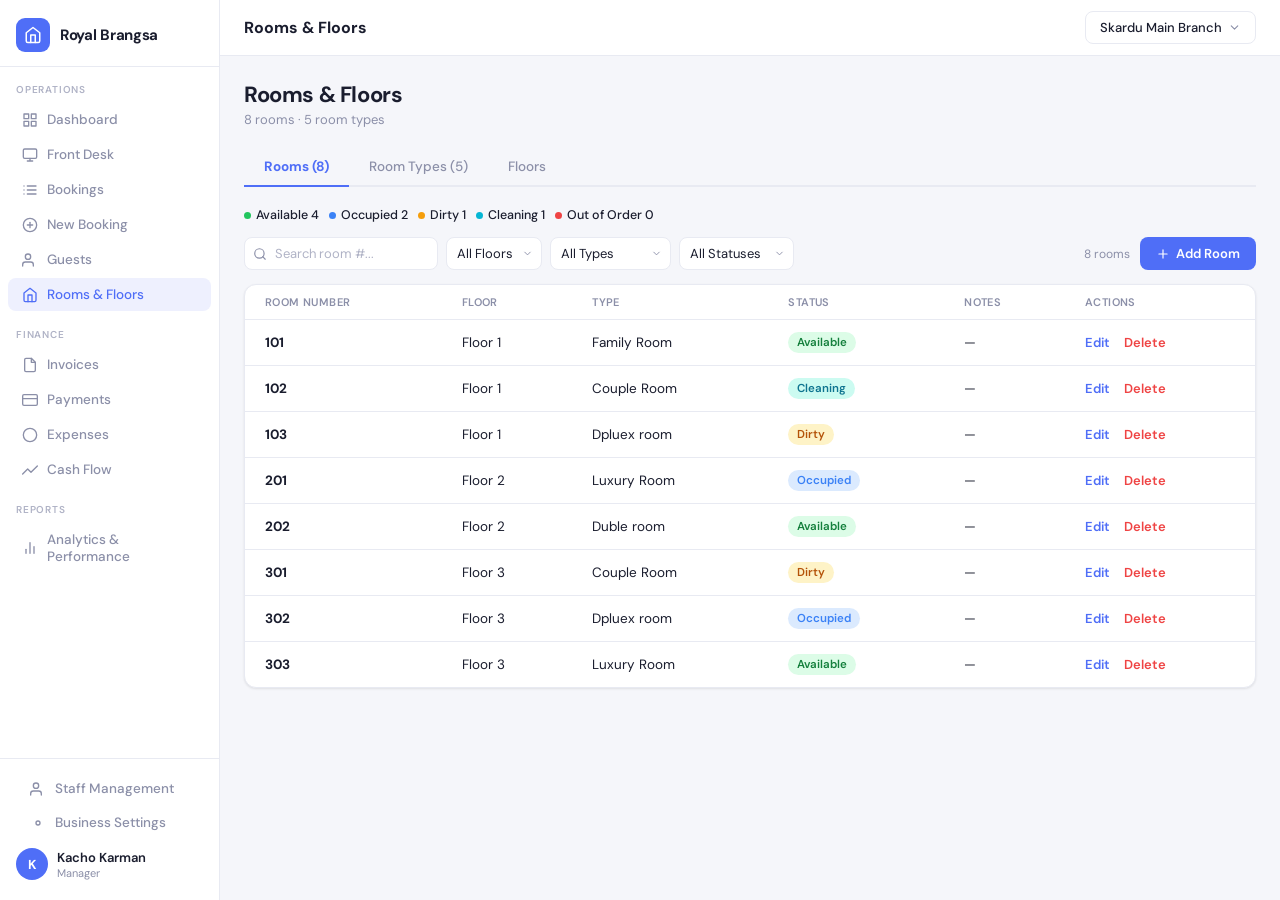
<file: rooms-floors.html>
<!DOCTYPE html>
<html lang="en">
<head>
  <meta charset="UTF-8"/>
  <meta name="viewport" content="width=device-width, initial-scale=1.0"/>
  <title>Rooms & Floors — Hotel Management System</title>
  <link rel="stylesheet" href="style.css"/>
  <style>
    .page-top { display:flex; align-items:center; justify-content:space-between; flex-wrap:wrap; gap:12px; margin-bottom:20px; }
    .page-top h1 { font-size:22px; font-weight:700; letter-spacing:-.4px; }
    .page-meta  { font-size:13px; color:var(--text-muted); margin-top:2px; }

    .prop-selector { display:flex; align-items:center; gap:6px; padding:7px 14px; border:1px solid var(--border); border-radius:var(--radius-sm); font-size:13px; font-weight:500; color:var(--text); background:var(--white); cursor:pointer; font-family:inherit; }
    .prop-selector svg { width:13px; height:13px; color:var(--text-muted); }

    /* Tabs */
    .tabs { display:flex; border-bottom:2px solid var(--border); margin-bottom:20px; gap:0; }
    .tab-btn { padding:10px 20px; font-size:13.5px; font-weight:500; color:var(--text-muted); cursor:pointer; border:none; background:none; font-family:inherit; border-bottom:2px solid transparent; margin-bottom:-2px; transition:all .18s; }
    .tab-btn:hover  { color:var(--text); }
    .tab-btn.active { color:var(--primary); border-bottom-color:var(--primary); font-weight:700; }

    /* Status chips */
    .status-chips { display:flex; gap:10px; flex-wrap:wrap; margin-bottom:14px; font-size:12.5px; }
    .s-chip { display:inline-flex; align-items:center; gap:5px; font-weight:500; }
    .s-chip .sd { width:7px; height:7px; border-radius:50%; flex-shrink:0; }

    /* Toolbar */
    .rf-toolbar { display:flex; align-items:center; justify-content:space-between; gap:10px; flex-wrap:wrap; margin-bottom:14px; }
    .rf-toolbar-left { display:flex; gap:8px; flex-wrap:wrap; flex:1; }

    .mini-select { padding:7px 28px 7px 10px; border:1px solid var(--border); border-radius:var(--radius-sm); font-size:13px; font-family:inherit; color:var(--text); background:var(--white); cursor:pointer; outline:none; appearance:none; background-image:url("data:image/svg+xml,%3Csvg xmlns='http://www.w3.org/2000/svg' width='11' height='11' viewBox='0 0 24 24' fill='none' stroke='%238b8fa8' stroke-width='2' stroke-linecap='round' stroke-linejoin='round'%3E%3Cpolyline points='6 9 12 15 18 9'/%3E%3C/svg%3E"); background-repeat:no-repeat; background-position:right 8px center; }

    .search-sm { position:relative; min-width:160px; }
    .search-sm svg { position:absolute; left:9px; top:50%; transform:translateY(-50%); width:14px; height:14px; color:var(--text-muted); pointer-events:none; }
    .search-sm input { width:100%; padding:7px 10px 7px 30px; border:1px solid var(--border); border-radius:var(--radius-sm); font-size:13px; font-family:inherit; color:var(--text); background:var(--white); outline:none; }
    .search-sm input:focus { border-color:var(--primary); }
    .search-sm input::placeholder { color:var(--text-light); }

    .rooms-count { font-size:12px; color:var(--text-muted); align-self:center; white-space:nowrap; }

    /* Table actions */
    .a-edit   { color:var(--primary); font-size:13px; font-weight:600; cursor:pointer; margin-right:10px; }
    .a-edit:hover { text-decoration:underline; }
    .a-del    { color:var(--red); font-size:13px; font-weight:600; cursor:pointer; }
    .a-del:hover  { text-decoration:underline; }

    .rooms-count-badge { display:inline-flex; align-items:center; justify-content:center; width:22px; height:22px; border-radius:50%; background:var(--primary-light); color:var(--primary); font-size:11.5px; font-weight:700; }

    /* Status badge inline */
    .sb { display:inline-flex; align-items:center; gap:4px; padding:3px 9px; border-radius:20px; font-size:11.5px; font-weight:600; }
    .sb-available  { background:var(--green-light);  color:#15803d; }
    .sb-occupied   { background:var(--blue-light);   color:var(--blue); }
    .sb-dirty      { background:var(--orange-light); color:#b45309; }
    .sb-cleaning   { background:#ccfbf1;             color:#0e7490; }
    .sb-outoforder { background:var(--red-light);    color:var(--red); }

    /* Status radio buttons (Add Room modal) */
    .status-radios { display:flex; flex-wrap:wrap; gap:8px; }
    .status-radio  { display:none; }
    .status-radio-label {
      display:inline-flex; align-items:center; gap:6px;
      padding:7px 14px; border:1.5px solid var(--border);
      border-radius:var(--radius-sm); font-size:13px; font-weight:500;
      color:var(--text-muted); cursor:pointer; transition:all .15s;
    }
    .status-radio-label .dot { width:7px; height:7px; border-radius:50%; flex-shrink:0; }
    .status-radio:checked + .status-radio-label { border-color:var(--primary); background:var(--primary-light); color:var(--primary); font-weight:600; }

    /* Tab panels */
    .tab-panel { display:none; }
    .tab-panel.active { display:block; }

    @media (max-width:640px) {
      .rf-toolbar { flex-direction:column; align-items:stretch; }
      .rf-toolbar-left { flex-direction:column; }
      .search-sm { width:100%; }
    }
  </style>
</head>
<body class="layout-app">

<div class="sidebar-overlay" id="overlay" onclick="closeSidebar()"></div>

<aside class="sidebar" id="sidebar">
  <div class="sidebar-brand">
    <div class="brand-icon">
      <svg viewBox="0 0 24 24" fill="none" stroke="currentColor" stroke-width="2" stroke-linecap="round" stroke-linejoin="round"><path d="M3 9l9-7 9 7v11a2 2 0 0 1-2 2H5a2 2 0 0 1-2-2z"/><polyline points="9 22 9 12 15 12 15 22"/></svg>
    </div>
    <span class="brand-name">Royal Brangsa</span>
  </div>
  <div class="sidebar-section-label">Operations</div>
  <a href="index.html"    class="nav-item"><svg viewBox="0 0 24 24" fill="none" stroke="currentColor" stroke-width="2" stroke-linecap="round" stroke-linejoin="round"><rect x="3" y="3" width="7" height="7"/><rect x="14" y="3" width="7" height="7"/><rect x="14" y="14" width="7" height="7"/><rect x="3" y="14" width="7" height="7"/></svg>Dashboard</a>
  <a href="front-desk.html"   class="nav-item"><svg viewBox="0 0 24 24" fill="none" stroke="currentColor" stroke-width="2" stroke-linecap="round" stroke-linejoin="round"><rect x="2" y="3" width="20" height="14" rx="2"/><path d="M8 21h8M12 17v4"/></svg>Front Desk</a>
  <a href="bookings.html"     class="nav-item"><svg viewBox="0 0 24 24" fill="none" stroke="currentColor" stroke-width="2" stroke-linecap="round" stroke-linejoin="round"><path d="M8 6h13M8 12h13M8 18h13M3 6h.01M3 12h.01M3 18h.01"/></svg>Bookings</a>
  <a href="new-booking.html"  class="nav-item"><svg viewBox="0 0 24 24" fill="none" stroke="currentColor" stroke-width="2" stroke-linecap="round" stroke-linejoin="round"><circle cx="12" cy="12" r="10"/><line x1="12" y1="8" x2="12" y2="16"/><line x1="8" y1="12" x2="16" y2="12"/></svg>New Booking</a>
  <a href="guests.html"       class="nav-item"><svg viewBox="0 0 24 24" fill="none" stroke="currentColor" stroke-width="2" stroke-linecap="round" stroke-linejoin="round"><path d="M17 21v-2a4 4 0 0 0-4-4H5a4 4 0 0 0-4 4v2"/><circle cx="9" cy="7" r="4"/></svg>Guests</a>
  <a href="rooms-floors.html" class="nav-item active"><svg viewBox="0 0 24 24" fill="none" stroke="currentColor" stroke-width="2" stroke-linecap="round" stroke-linejoin="round"><path d="M3 9l9-7 9 7v11a2 2 0 0 1-2 2H5a2 2 0 0 1-2-2z"/><polyline points="9 22 9 12 15 12 15 22"/></svg>Rooms &amp; Floors</a>
  <div class="sidebar-section-label">Finance</div>
  <a href="invoices.html"  class="nav-item"><svg viewBox="0 0 24 24" fill="none" stroke="currentColor" stroke-width="2" stroke-linecap="round" stroke-linejoin="round"><path d="M14 2H6a2 2 0 0 0-2 2v16a2 2 0 0 0 2 2h12a2 2 0 0 0 2-2V8z"/><polyline points="14 2 14 8 20 8"/></svg>Invoices</a>
  <a href="payments.html"  class="nav-item"><svg viewBox="0 0 24 24" fill="none" stroke="currentColor" stroke-width="2" stroke-linecap="round" stroke-linejoin="round"><rect x="1" y="4" width="22" height="16" rx="2"/><line x1="1" y1="10" x2="23" y2="10"/></svg>Payments</a>
  <a href="expenses.html"  class="nav-item"><svg viewBox="0 0 24 24" fill="none" stroke="currentColor" stroke-width="2" stroke-linecap="round" stroke-linejoin="round"><circle cx="12" cy="12" r="10"/></svg>Expenses</a>
  <a href="cashflow.html"  class="nav-item"><svg viewBox="0 0 24 24" fill="none" stroke="currentColor" stroke-width="2" stroke-linecap="round" stroke-linejoin="round"><polyline points="23 6 13.5 15.5 8.5 10.5 1 18"/></svg>Cash Flow</a>
  <div class="sidebar-section-label">Reports</div>
  <a href="analytics.html" class="nav-item"><svg viewBox="0 0 24 24" fill="none" stroke="currentColor" stroke-width="2" stroke-linecap="round" stroke-linejoin="round"><line x1="18" y1="20" x2="18" y2="10"/><line x1="12" y1="20" x2="12" y2="4"/><line x1="6" y1="20" x2="6" y2="14"/></svg>Analytics &amp; Performance</a>
  <div class="sidebar-bottom">
    <a href="staff-management.html"  class="nav-item"><svg viewBox="0 0 24 24" fill="none" stroke="currentColor" stroke-width="2" stroke-linecap="round" stroke-linejoin="round"><path d="M17 21v-2a4 4 0 0 0-4-4H5a4 4 0 0 0-4 4v2"/><circle cx="9" cy="7" r="4"/></svg>Staff Management</a>
    <a href="business-settings.html" class="nav-item"><svg viewBox="0 0 24 24" fill="none" stroke="currentColor" stroke-width="2" stroke-linecap="round" stroke-linejoin="round"><circle cx="12" cy="12" r="3"/></svg>Business Settings</a>
    <div class="user-card">
      <div class="user-avatar">K</div>
      <div class="user-info"><div class="user-name">Kacho Karman</div><div class="user-role">Manager</div></div>
    </div>
  </div>
</aside>

<div class="main">
  <header class="topbar">
    <div class="topbar-left">
      <button class="hamburger" onclick="toggleSidebar()">
        <svg viewBox="0 0 24 24" fill="none" stroke="currentColor" stroke-width="2" stroke-linecap="round" stroke-linejoin="round"><line x1="3" y1="6" x2="21" y2="6"/><line x1="3" y1="12" x2="21" y2="12"/><line x1="3" y1="18" x2="21" y2="18"/></svg>
      </button>
      <span class="topbar-title">Rooms &amp; Floors</span>
    </div>
    <div class="topbar-right">
      <div class="prop-selector">
        Skardu Main Branch
        <svg viewBox="0 0 24 24" fill="none" stroke="currentColor" stroke-width="2" stroke-linecap="round" stroke-linejoin="round"><polyline points="6 9 12 15 18 9"/></svg>
      </div>
    </div>
  </header>

  <div class="content">
    <div class="page-top">
      <div>
        <h1>Rooms &amp; Floors</h1>
        <div class="page-meta" id="pageMeta">8 rooms · 5 room types</div>
      </div>
    </div>

    <!-- Tabs -->
    <div class="tabs">
      <button class="tab-btn active" onclick="switchTab('rooms',this)">Rooms (8)</button>
      <button class="tab-btn" onclick="switchTab('types',this)">Room Types (5)</button>
      <button class="tab-btn" onclick="switchTab('floors',this)">Floors</button>
    </div>

    <!-- ═══ TAB: ROOMS ═══ -->
    <div class="tab-panel active" id="tab-rooms">
      <div class="status-chips">
        <span class="s-chip"><span class="sd" style="background:var(--green)"></span>Available 4</span>
        <span class="s-chip"><span class="sd" style="background:var(--blue)"></span>Occupied 2</span>
        <span class="s-chip"><span class="sd" style="background:var(--orange)"></span>Dirty 1</span>
        <span class="s-chip"><span class="sd" style="background:var(--teal)"></span>Cleaning 1</span>
        <span class="s-chip"><span class="sd" style="background:var(--red)"></span>Out of Order 0</span>
      </div>
      <div class="rf-toolbar">
        <div class="rf-toolbar-left">
          <div class="search-sm">
            <svg viewBox="0 0 24 24" fill="none" stroke="currentColor" stroke-width="2" stroke-linecap="round" stroke-linejoin="round"><circle cx="11" cy="11" r="8"/><line x1="21" y1="21" x2="16.65" y2="16.65"/></svg>
            <input type="text" placeholder="Search room #..." oninput="searchRooms(this.value)"/>
          </div>
          <select class="mini-select"><option>All Floors</option><option>Floor 1</option><option>Floor 2</option><option>Floor 3</option></select>
          <select class="mini-select"><option>All Types</option><option>Couple Room</option><option>Dpluex room</option><option>Duble room</option><option>Family Room</option><option>Luxury Room</option></select>
          <select class="mini-select"><option>All Statuses</option><option>Available</option><option>Occupied</option><option>Dirty</option><option>Cleaning</option><option>Out of Order</option></select>
        </div>
        <div style="display:flex;align-items:center;gap:10px;">
          <span class="rooms-count" id="roomsCount">8 rooms</span>
          <button class="btn-primary" onclick="openAddRoom()">
            <svg viewBox="0 0 24 24" fill="none" stroke="currentColor" stroke-width="2" stroke-linecap="round" stroke-linejoin="round" width="14" height="14"><line x1="12" y1="5" x2="12" y2="19"/><line x1="5" y1="12" x2="19" y2="12"/></svg>
            Add Room
          </button>
        </div>
      </div>
      <div class="card">
        <div class="table-wrap">
          <table>
            <thead>
              <tr><th>Room Number</th><th>Floor</th><th>Type</th><th>Status</th><th>Notes</th><th>Actions</th></tr>
            </thead>
            <tbody id="roomsTbody"></tbody>
          </table>
        </div>
      </div>
    </div>

    <!-- ═══ TAB: ROOM TYPES ═══ -->
    <div class="tab-panel" id="tab-types">
      <div style="display:flex;justify-content:flex-end;margin-bottom:14px;">
        <button class="btn-primary" onclick="openAddRoomType()">
          <svg viewBox="0 0 24 24" fill="none" stroke="currentColor" stroke-width="2" stroke-linecap="round" stroke-linejoin="round" width="14" height="14"><line x1="12" y1="5" x2="12" y2="19"/><line x1="5" y1="12" x2="19" y2="12"/></svg>
          Add Room Type
        </button>
      </div>
      <div class="card">
        <div class="table-wrap">
          <table>
            <thead>
              <tr><th>Name</th><th>Description</th><th>Base Rate / Night</th><th>Capacity</th><th>Rooms</th><th>Actions</th></tr>
            </thead>
            <tbody id="typesTbody"></tbody>
          </table>
        </div>
      </div>
    </div>

    <!-- ═══ TAB: FLOORS ═══ -->
    <div class="tab-panel" id="tab-floors">
      <div class="card">
        <div class="table-wrap">
          <table>
            <thead>
              <tr><th>Floor</th><th>Rooms</th><th>Available</th><th>Occupied</th></tr>
            </thead>
            <tbody>
              <tr><td><strong>Floor 1</strong></td><td>3</td><td><span class="sb sb-available">3</span></td><td>0</td></tr>
              <tr><td><strong>Floor 2</strong></td><td>2</td><td><span class="sb sb-available">1</span></td><td><span class="sb sb-occupied">1</span></td></tr>
              <tr><td><strong>Floor 3</strong></td><td>3</td><td><span class="sb sb-available">1</span></td><td><span class="sb sb-occupied">1</span></td></tr>
            </tbody>
          </table>
        </div>
      </div>
    </div>

  </div>
</div>

<!-- ══ MODAL 1: Add Room ══ -->
<div class="modal-overlay" id="addRoomModal" onclick="closeOut(event,'addRoomModal')">
  <div class="modal" style="max-width:440px;">
    <div class="modal-header">
      <div class="modal-title">Add Room</div>
      <button class="modal-close" onclick="closeM('addRoomModal')"><svg viewBox="0 0 24 24" fill="none" stroke="currentColor" stroke-width="2" stroke-linecap="round" stroke-linejoin="round"><line x1="18" y1="6" x2="6" y2="18"/><line x1="6" y1="6" x2="18" y2="18"/></svg></button>
    </div>
    <div class="modal-body">
      <div class="form-row">
        <div class="form-group">
          <label class="form-label">Room Number *</label>
          <input type="text" class="form-input" id="rmNumber" placeholder="e.g. 101"/>
        </div>
        <div class="form-group">
          <label class="form-label">Floor</label>
          <input type="number" class="form-input" id="rmFloor" placeholder="e.g. 1" min="1"/>
        </div>
      </div>
      <div class="form-group">
        <label class="form-label">Type *</label>
        <select class="form-select" id="rmType">
          <option>Couple Room — Rs 2,500/night</option>
          <option>Dpluex room — Rs 2,000/night</option>
          <option>Duble room — Rs 1,500/night</option>
          <option>Family Room — Rs 3,000/night</option>
          <option>Luxury Room — Rs 5,000/night</option>
        </select>
      </div>
      <div class="form-group">
        <label class="form-label">Status</label>
        <div class="status-radios">
          <input type="radio" name="rmStatus" id="rs1" value="available" class="status-radio" checked/>
          <label class="status-radio-label" for="rs1"><span class="dot" style="background:var(--green)"></span>Available</label>
          <input type="radio" name="rmStatus" id="rs2" value="occupied" class="status-radio"/>
          <label class="status-radio-label" for="rs2"><span class="dot" style="background:var(--blue)"></span>Occupied</label>
          <input type="radio" name="rmStatus" id="rs3" value="dirty" class="status-radio"/>
          <label class="status-radio-label" for="rs3"><span class="dot" style="background:var(--orange)"></span>Dirty</label>
          <input type="radio" name="rmStatus" id="rs4" value="cleaning" class="status-radio"/>
          <label class="status-radio-label" for="rs4"><span class="dot" style="background:var(--teal)"></span>Cleaning</label>
          <input type="radio" name="rmStatus" id="rs5" value="outoforder" class="status-radio"/>
          <label class="status-radio-label" for="rs5"><span class="dot" style="background:var(--red)"></span>Out of Order</label>
        </div>
      </div>
      <div class="form-group">
        <label class="form-label">Notes</label>
        <input type="text" class="form-input" id="rmNotes" placeholder="Optional notes"/>
      </div>
    </div>
    <div class="modal-footer">
      <button class="btn-secondary" onclick="closeM('addRoomModal')">Cancel</button>
      <button class="btn-primary" onclick="saveRoom()">Add Room</button>
    </div>
  </div>
</div>

<!-- ══ MODAL 2: Add Room Type ══ -->
<div class="modal-overlay" id="addTypeModal" onclick="closeOut(event,'addTypeModal')">
  <div class="modal" style="max-width:420px;">
    <div class="modal-header">
      <div class="modal-title">Add Room Type</div>
      <button class="modal-close" onclick="closeM('addTypeModal')"><svg viewBox="0 0 24 24" fill="none" stroke="currentColor" stroke-width="2" stroke-linecap="round" stroke-linejoin="round"><line x1="18" y1="6" x2="6" y2="18"/><line x1="6" y1="6" x2="18" y2="18"/></svg></button>
    </div>
    <div class="modal-body">
      <div class="form-group">
        <label class="form-label">Name *</label>
        <input type="text" class="form-input" id="rtName" placeholder="e.g. Deluxe Suite"/>
      </div>
      <div class="form-group">
        <label class="form-label">Description</label>
        <input type="text" class="form-input" id="rtDesc" placeholder="optional"/>
      </div>
      <div class="form-row">
        <div class="form-group">
          <label class="form-label">Rate / Night (PKR) *</label>
          <input type="number" class="form-input" id="rtRate" value="0" min="0"/>
        </div>
        <div class="form-group">
          <label class="form-label">Max Guests *</label>
          <input type="number" class="form-input" id="rtGuests" value="2" min="1"/>
        </div>
      </div>
    </div>
    <div class="modal-footer">
      <button class="btn-secondary" onclick="closeM('addTypeModal')">Cancel</button>
      <button class="btn-primary" onclick="saveRoomType()">Create Type</button>
    </div>
  </div>
</div>

<!-- ══ MODAL 3: Edit Room ══ -->
<div class="modal-overlay" id="editRoomModal" onclick="closeOut(event,'editRoomModal')">
  <div class="modal" style="max-width:440px;">
    <div class="modal-header">
      <div class="modal-title" id="editRoomTitle">Edit Room</div>
      <button class="modal-close" onclick="closeM('editRoomModal')"><svg viewBox="0 0 24 24" fill="none" stroke="currentColor" stroke-width="2" stroke-linecap="round" stroke-linejoin="round"><line x1="18" y1="6" x2="6" y2="18"/><line x1="6" y1="6" x2="18" y2="18"/></svg></button>
    </div>
    <div class="modal-body">
      <div class="form-row">
        <div class="form-group">
          <label class="form-label">Room Number</label>
          <input type="text" class="form-input" id="erNumber" readonly style="background:#f0f2ff;cursor:not-allowed;"/>
        </div>
        <div class="form-group">
          <label class="form-label">Floor</label>
          <input type="number" class="form-input" id="erFloor" min="1"/>
        </div>
      </div>
      <div class="form-group">
        <label class="form-label">Type</label>
        <select class="form-select" id="erType">
          <option>Couple Room — Rs 2,500/night</option>
          <option>Dpluex room — Rs 2,000/night</option>
          <option>Duble room — Rs 1,500/night</option>
          <option>Family Room — Rs 3,000/night</option>
          <option>Luxury Room — Rs 5,000/night</option>
        </select>
      </div>
      <div class="form-group">
        <label class="form-label">Status</label>
        <div class="status-radios">
          <input type="radio" name="erStatus" id="er1" value="available"  class="status-radio"/>
          <label class="status-radio-label" for="er1"><span class="dot" style="background:var(--green)"></span>Available</label>
          <input type="radio" name="erStatus" id="er2" value="occupied"   class="status-radio"/>
          <label class="status-radio-label" for="er2"><span class="dot" style="background:var(--blue)"></span>Occupied</label>
          <input type="radio" name="erStatus" id="er3" value="dirty"      class="status-radio"/>
          <label class="status-radio-label" for="er3"><span class="dot" style="background:var(--orange)"></span>Dirty</label>
          <input type="radio" name="erStatus" id="er4" value="cleaning"   class="status-radio"/>
          <label class="status-radio-label" for="er4"><span class="dot" style="background:var(--teal)"></span>Cleaning</label>
          <input type="radio" name="erStatus" id="er5" value="outoforder" class="status-radio"/>
          <label class="status-radio-label" for="er5"><span class="dot" style="background:var(--red)"></span>Out of Order</label>
        </div>
      </div>
      <div class="form-group">
        <label class="form-label">Notes</label>
        <input type="text" class="form-input" id="erNotes" placeholder="Optional notes"/>
      </div>
    </div>
    <div class="modal-footer">
      <button class="btn-secondary" onclick="closeM('editRoomModal')">Cancel</button>
      <button class="btn-primary" onclick="updateRoom()">Save Changes</button>
    </div>
  </div>
</div>

<script>
  let rooms = [
    { num:'101', floor:'Floor 1', type:'Family Room',  status:'available',  notes:'—' },
    { num:'102', floor:'Floor 1', type:'Couple Room',  status:'cleaning',   notes:'—' },
    { num:'103', floor:'Floor 1', type:'Dpluex room',  status:'dirty',      notes:'—' },
    { num:'201', floor:'Floor 2', type:'Luxury Room',  status:'occupied',   notes:'—' },
    { num:'202', floor:'Floor 2', type:'Duble room',   status:'available',  notes:'—' },
    { num:'301', floor:'Floor 3', type:'Couple Room',  status:'dirty',      notes:'—' },
    { num:'302', floor:'Floor 3', type:'Dpluex room',  status:'occupied',   notes:'—' },
    { num:'303', floor:'Floor 3', type:'Luxury Room',  status:'available',  notes:'—' },
  ];

  let roomTypes = [
    { name:'Couple Room',  desc:'—', rate:2500, capacity:2, count:2 },
    { name:'Dpluex room',  desc:'—', rate:2000, capacity:2, count:2 },
    { name:'Duble room',   desc:'—', rate:1500, capacity:4, count:1 },
    { name:'Family Room',  desc:'—', rate:3000, capacity:3, count:1 },
    { name:'Luxury Room',  desc:'—', rate:5000, capacity:2, count:2 },
  ];

  const statusCls = { available:'sb-available', occupied:'sb-occupied', dirty:'sb-dirty', cleaning:'sb-cleaning', outoforder:'sb-outoforder' };
  const statusLbl = { available:'Available', occupied:'Occupied', dirty:'Dirty', cleaning:'Cleaning', outoforder:'Out of Order' };

  let editIdx = -1;

  function renderRooms(list) {
    document.getElementById('roomsTbody').innerHTML = list.map((r,i) => `
      <tr>
        <td><strong>${r.num}</strong></td>
        <td>${r.floor}</td>
        <td>${r.type}</td>
        <td><span class="sb ${statusCls[r.status]}">${statusLbl[r.status]}</span></td>
        <td>${r.notes}</td>
        <td>
          <span class="a-edit" onclick="openEditRoom(${rooms.indexOf(r)})">Edit</span>
          <span class="a-del"  onclick="deleteRoom(${rooms.indexOf(r)})">Delete</span>
        </td>
      </tr>`).join('');
    document.getElementById('roomsCount').textContent = list.length + ' rooms';
  }

  function renderTypes() {
    document.getElementById('typesTbody').innerHTML = roomTypes.map((t,i) => `
      <tr>
        <td><strong>${t.name}</strong></td>
        <td>${t.desc}</td>
        <td>Rs ${t.rate.toLocaleString()}</td>
        <td>${t.capacity}</td>
        <td><span class="rooms-count-badge">${t.count}</span></td>
        <td>
          <span class="a-edit">Edit</span>
          <span class="a-del" onclick="deleteType(${i})">Delete</span>
        </td>
      </tr>`).join('');
  }

  function searchRooms(val) {
    renderRooms(rooms.filter(r => r.num.includes(val) || r.type.toLowerCase().includes(val.toLowerCase())));
  }

  // Tab switching
  function switchTab(tab, el) {
    document.querySelectorAll('.tab-btn').forEach(b => b.classList.remove('active'));
    document.querySelectorAll('.tab-panel').forEach(p => p.classList.remove('active'));
    el.classList.add('active');
    document.getElementById('tab-' + tab).classList.add('active');
  }

  // Add Room
  function openAddRoom() {
    document.getElementById('rmNumber').value = '';
    document.getElementById('rmFloor').value  = '';
    document.getElementById('rmNotes').value  = '';
    document.getElementById('rs1').checked    = true;
    document.getElementById('addRoomModal').classList.add('open');
  }

  function saveRoom() {
    const num = document.getElementById('rmNumber').value.trim();
    if (!num) { document.getElementById('rmNumber').focus(); return; }
    const status = document.querySelector('input[name="rmStatus"]:checked').value;
    const type   = document.getElementById('rmType').value.split(' —')[0];
    const floor  = document.getElementById('rmFloor').value || '1';
    rooms.push({ num, floor:'Floor ' + floor, type, status, notes: document.getElementById('rmNotes').value || '—' });
    renderRooms(rooms);
    closeM('addRoomModal');
  }

  // Edit Room
  function openEditRoom(idx) {
    editIdx = idx;
    const r = rooms[idx];
    document.getElementById('editRoomTitle').textContent = 'Edit Room ' + r.num;
    document.getElementById('erNumber').value = r.num;
    document.getElementById('erFloor').value  = r.floor.replace('Floor ','');
    document.getElementById('erNotes').value  = r.notes === '—' ? '' : r.notes;
    document.querySelectorAll('input[name="erStatus"]').forEach(rb => { rb.checked = rb.value === r.status; });
    document.getElementById('editRoomModal').classList.add('open');
  }

  function updateRoom() {
    if (editIdx < 0) return;
    const r      = rooms[editIdx];
    r.floor      = 'Floor ' + (document.getElementById('erFloor').value || r.floor.replace('Floor ',''));
    r.type       = document.getElementById('erType').value.split(' —')[0];
    r.status     = document.querySelector('input[name="erStatus"]:checked').value;
    r.notes      = document.getElementById('erNotes').value || '—';
    renderRooms(rooms);
    closeM('editRoomModal');
  }

  function deleteRoom(idx) {
    if (confirm('Delete room ' + rooms[idx].num + '?')) {
      rooms.splice(idx, 1);
      renderRooms(rooms);
    }
  }

  // Add Room Type
  function openAddRoomType() {
    ['rtName','rtDesc'].forEach(id => document.getElementById(id).value = '');
    document.getElementById('rtRate').value   = '0';
    document.getElementById('rtGuests').value = '2';
    document.getElementById('addTypeModal').classList.add('open');
  }

  function saveRoomType() {
    const name = document.getElementById('rtName').value.trim();
    if (!name) { document.getElementById('rtName').focus(); return; }
    roomTypes.push({ name, desc: document.getElementById('rtDesc').value || '—', rate: +document.getElementById('rtRate').value, capacity: +document.getElementById('rtGuests').value, count: 0 });
    renderTypes();
    closeM('addTypeModal');
  }

  function deleteType(idx) {
    if (confirm('Delete type ' + roomTypes[idx].name + '?')) {
      roomTypes.splice(idx, 1);
      renderTypes();
    }
  }

  // Modal helpers
  function closeM(id)           { document.getElementById(id).classList.remove('open'); }
  function closeOut(e, id)      { if (e.target === document.getElementById(id)) closeM(id); }

  // Sidebar
  function toggleSidebar() { document.getElementById('sidebar').classList.toggle('open'); document.getElementById('overlay').classList.toggle('open'); }
  function closeSidebar()  { document.getElementById('sidebar').classList.remove('open'); document.getElementById('overlay').classList.remove('open'); }

  renderRooms(rooms);
  renderTypes();
</script>
</body>
</html>
</file>
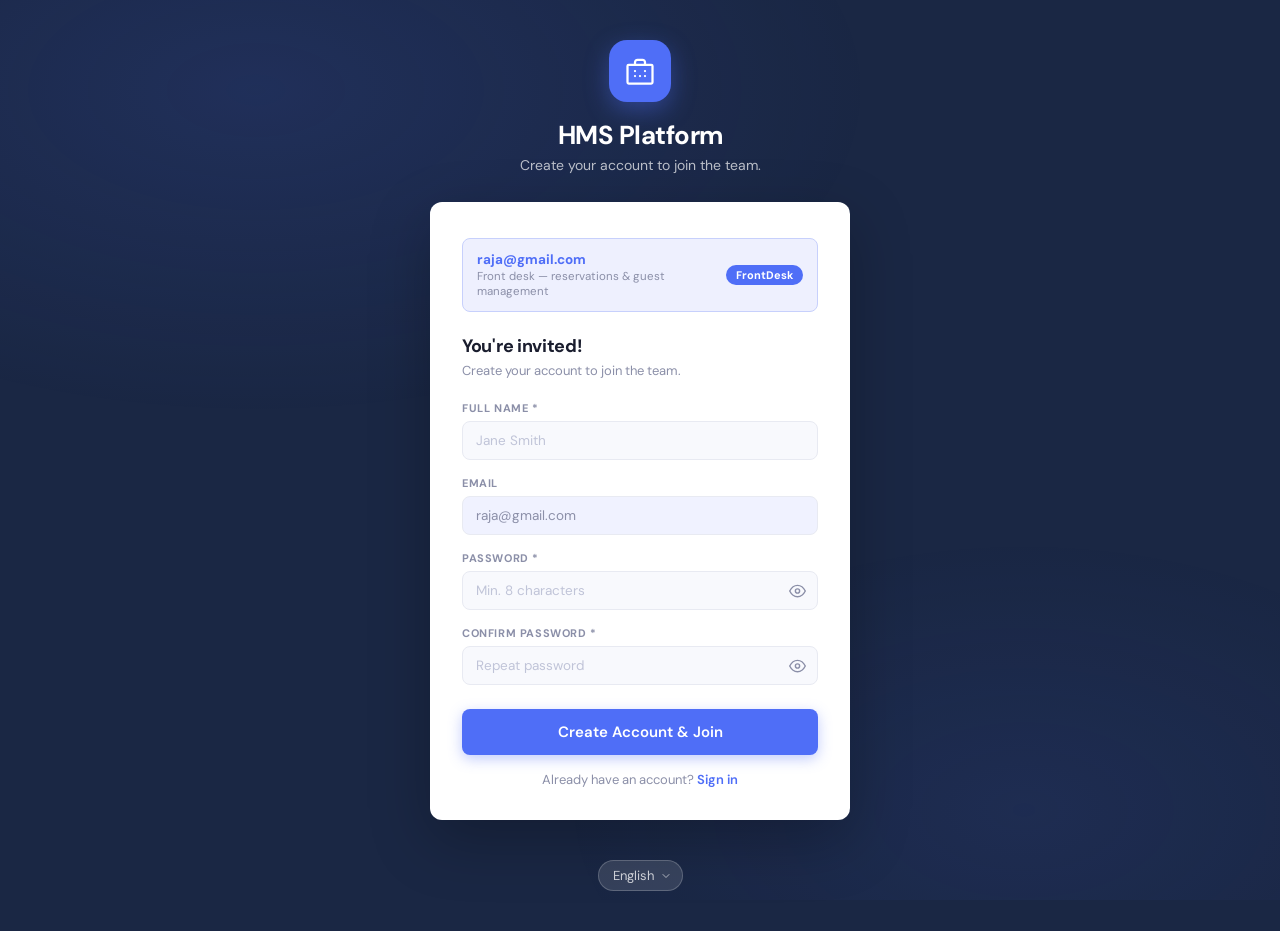
<file: signup.html>
<!DOCTYPE html>
<html lang="en">
<head>
  <meta charset="UTF-8" />
  <meta name="viewport" content="width=device-width, initial-scale=1.0" />
  <title>Create Account — Hotel Management System</title>
  <link rel="stylesheet" href="style.css" />
  <style>
    body.layout-auth {
      justify-content: flex-start;
      overflow-y: auto;
      padding: 40px 16px 40px;
    }

    .invite-banner {
      background: var(--primary-light);
      border: 1px solid #c7d0fc;
      border-radius: var(--radius-sm);
      padding: 12px 14px;
      margin-bottom: 22px;
      display: flex;
      align-items: center;
      justify-content: space-between;
      gap: 12px;
    }
    .invite-email { font-size: 13.5px; font-weight: 700; color: var(--primary); }
    .invite-sub   { font-size: 11.5px; color: var(--text-muted); margin-top: 1px; }
    .invite-badge {
      background: var(--primary); color: #fff;
      font-size: 11px; font-weight: 700;
      padding: 3px 10px; border-radius: 20px;
      white-space: nowrap; flex-shrink: 0;
    }
    .card-heading { font-size: 18px; font-weight: 700; color: var(--text); margin-bottom: 4px; letter-spacing: -.3px; }
    .card-sub     { font-size: 13px; color: var(--text-muted); margin-bottom: 22px; }
    .signin-link  { text-align: center; margin-top: 16px; font-size: 13px; color: var(--text-muted); }
    .signin-link a { color: var(--primary); font-weight: 600; }
    .signin-link a:hover { text-decoration: underline; }

    .success-screen { display: none; text-align: center; padding: 8px 0 4px; }
    .success-icon {
      width: 58px; height: 58px; background: var(--green-light);
      border-radius: 50%; display: flex; align-items: center; justify-content: center;
      margin: 0 auto 18px;
    }
    .success-icon svg { width: 26px; height: 26px; color: var(--green); }
    .success-title { font-size: 20px; font-weight: 700; color: var(--text); margin-bottom: 8px; letter-spacing: -.3px; }
    .success-msg   { font-size: 13.5px; color: var(--text-muted); line-height: 1.55; margin-bottom: 22px; }
    .error-text    { font-size: 12px; color: var(--red); margin-top: 5px; display: none; }
  </style>
</head>
<body class="layout-auth">

  <div class="auth-header">
    <div class="app-icon">
      <svg viewBox="0 0 24 24" fill="none" stroke="currentColor" stroke-width="1.8" stroke-linecap="round" stroke-linejoin="round">
        <rect x="2" y="7" width="20" height="15" rx="1"/>
        <path d="M16 7V5a2 2 0 0 0-2-2h-4a2 2 0 0 0-2 2v2"/>
        <path d="M8 12h.01M16 12h.01M8 16h.01M16 16h.01M12 16h.01"/>
      </svg>
    </div>
    <div class="app-name">HMS Platform</div>
    <div class="app-tagline">Create your account to join the team.</div>
  </div>

  <div class="auth-card">

    <div class="invite-banner">
      <div>
        <div class="invite-email">raja@gmail.com</div>
        <div class="invite-sub">Front desk — reservations &amp; guest management</div>
      </div>
      <span class="invite-badge">FrontDesk</span>
    </div>

    <!-- Form -->
    <div id="formView">
      <div class="card-heading">You're invited!</div>
      <div class="card-sub">Create your account to join the team.</div>

      <form onsubmit="handleRegister(event)">
        <div class="form-group">
          <label class="form-label" for="fullName">Full Name *</label>
          <input id="fullName" type="text" class="form-input" placeholder="Jane Smith" autocomplete="name" required />
        </div>

        <div class="form-group">
          <label class="form-label" for="regEmail">Email</label>
          <input id="regEmail" type="email" class="form-input" value="raja@gmail.com" readonly
            style="background:#f0f2ff; color:var(--text-muted); cursor:not-allowed;" />
        </div>

        <div class="form-group">
          <label class="form-label" for="pw1">Password *</label>
          <div class="input-wrap">
            <input id="pw1" type="password" class="form-input has-toggle" placeholder="Min. 8 characters" autocomplete="new-password" required minlength="8" />
            <button type="button" class="pw-toggle" onclick="togglePw('pw1','eye1')">
              <svg id="eye1" viewBox="0 0 24 24" fill="none" stroke="currentColor" stroke-width="2" stroke-linecap="round" stroke-linejoin="round">
                <path d="M1 12s4-8 11-8 11 8 11 8-4 8-11 8-11-8-11-8z"/><circle cx="12" cy="12" r="3"/>
              </svg>
            </button>
          </div>
        </div>

        <div class="form-group">
          <label class="form-label" for="pw2">Confirm Password *</label>
          <div class="input-wrap">
            <input id="pw2" type="password" class="form-input has-toggle" placeholder="Repeat password" autocomplete="new-password" required minlength="8" />
            <button type="button" class="pw-toggle" onclick="togglePw('pw2','eye2')">
              <svg id="eye2" viewBox="0 0 24 24" fill="none" stroke="currentColor" stroke-width="2" stroke-linecap="round" stroke-linejoin="round">
                <path d="M1 12s4-8 11-8 11 8 11 8-4 8-11 8-11-8-11-8z"/><circle cx="12" cy="12" r="3"/>
              </svg>
            </button>
          </div>
          <div class="error-text" id="pwError">Passwords do not match.</div>
        </div>

        <button type="submit" class="btn-auth" id="submitBtn">Create Account &amp; Join</button>
      </form>

      <div class="signin-link">
        Already have an account? <a href="login.html">Sign in</a>
      </div>
    </div>

    <!-- Success -->
    <div class="success-screen" id="successView">
      <div class="success-icon">
        <svg viewBox="0 0 24 24" fill="none" stroke="currentColor" stroke-width="2.5" stroke-linecap="round" stroke-linejoin="round">
          <polyline points="20 6 9 17 4 12"/>
        </svg>
      </div>
      <div class="success-title">Account Created!</div>
      <div class="success-msg">
        Welcome to the team, <strong id="welcomeName"></strong>.<br/>
        Your account is ready. Sign in to get started.
      </div>
      <a href="login.html" class="btn-auth" style="display:block;text-align:center;text-decoration:none;margin-top:0;">
        Go to Sign In
      </a>
    </div>

  </div>

  <div class="auth-footer">
    <div class="lang-select-wrap">
      <select class="lang-select">
        <option value="en">English</option>
        <option value="ur">اردو</option>
      </select>
    </div>
  </div>

  <script>
    function togglePw(inputId, iconId) {
      const inp  = document.getElementById(inputId);
      const icon = document.getElementById(iconId);
      if (inp.type === 'password') {
        inp.type = 'text';
        icon.innerHTML = '<path d="M17.94 17.94A10.07 10.07 0 0 1 12 20c-7 0-11-8-11-8a18.45 18.45 0 0 1 5.06-5.94"/><path d="M9.9 4.24A9.12 9.12 0 0 1 12 4c7 0 11 8 11 8a18.5 18.5 0 0 1-2.16 3.19"/><line x1="1" y1="1" x2="23" y2="23"/>';
      } else {
        inp.type = 'password';
        icon.innerHTML = '<path d="M1 12s4-8 11-8 11 8 11 8-4 8-11 8-11-8-11-8z"/><circle cx="12" cy="12" r="3"/>';
      }
    }

    function handleRegister(e) {
      e.preventDefault();
      const pw1  = document.getElementById('pw1').value;
      const pw2  = document.getElementById('pw2').value;
      const err  = document.getElementById('pwError');
      const btn  = document.getElementById('submitBtn');
      const name = document.getElementById('fullName').value.trim().split(' ')[0];

      if (pw1 !== pw2) { err.style.display = 'block'; return; }
      err.style.display = 'none';
      btn.textContent = 'Creating account…';
      btn.disabled = true;
      setTimeout(() => {
        document.getElementById('welcomeName').textContent = name || 'there';
        document.getElementById('formView').style.display    = 'none';
        document.getElementById('successView').style.display = 'block';
      }, 900);
    }
  </script>
</body>
</html>
</file>
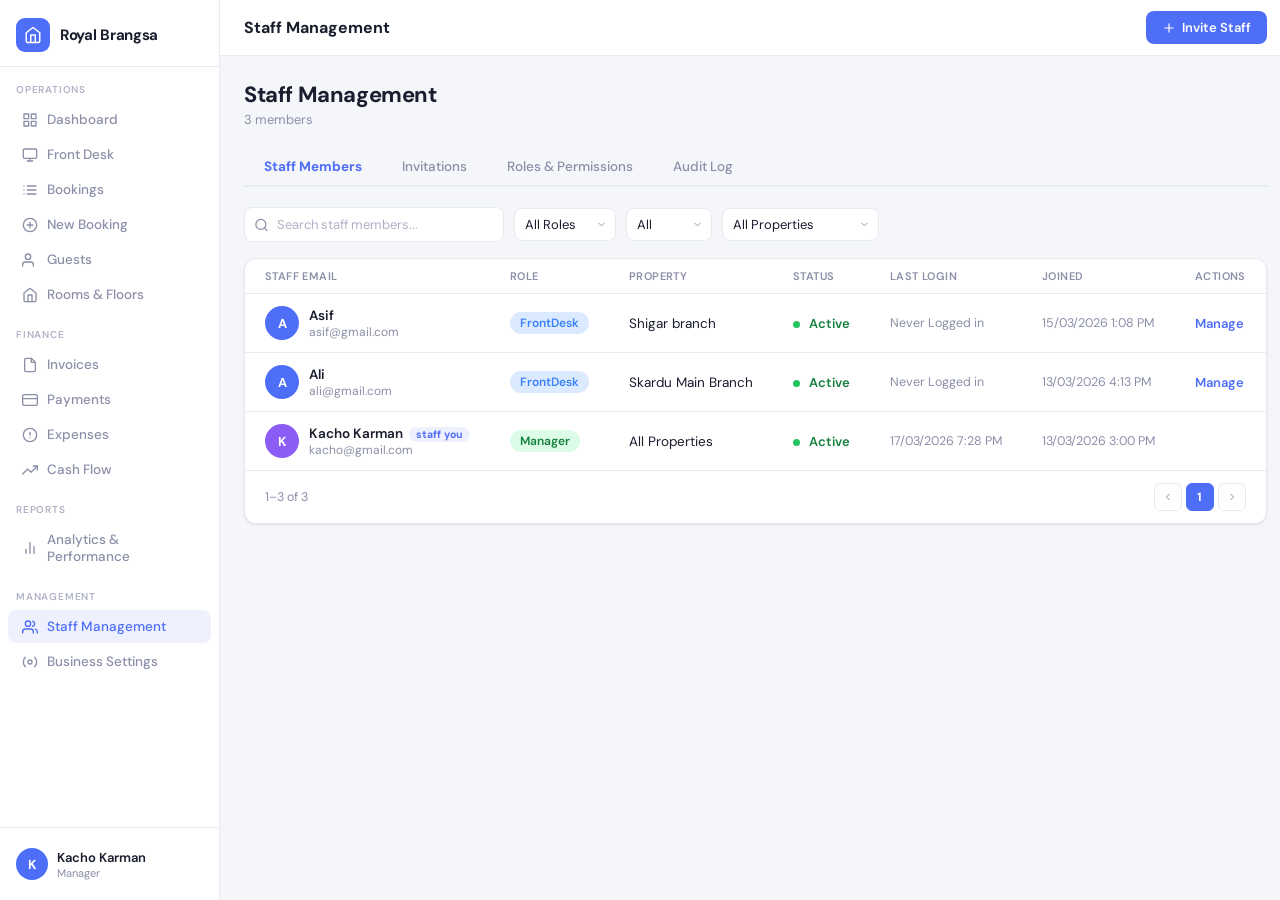
<file: staff-management.html>
<!DOCTYPE html>
<html lang="en">
<head>
  <meta charset="UTF-8"/>
  <meta name="viewport" content="width=device-width, initial-scale=1.0"/>
  <title>Staff Management — Hotel Management System</title>
  <link rel="stylesheet" href="style.css"/>
  <style>
    /* ── Tabs ── */
    .sm-tabs {
      display: flex;
      border-bottom: 2px solid var(--border);
      margin-bottom: 20px;
      overflow-x: auto;
      -webkit-overflow-scrolling: touch;
      gap: 0;
    }
    .sm-tab {
      padding: 10px 20px;
      font-size: 13.5px; font-weight: 500;
      color: var(--text-muted); cursor: pointer;
      border: none; background: none; font-family: inherit;
      border-bottom: 2px solid transparent;
      margin-bottom: -2px; white-space: nowrap;
      transition: all .15s;
    }
    .sm-tab:hover  { color: var(--text); }
    .sm-tab.active { color: var(--primary); border-bottom-color: var(--primary); font-weight: 700; }

    /* ── Toolbar ── */
    .sm-toolbar {
      display: flex;
      align-items: center;
      gap: 10px;
      margin-bottom: 16px;
      flex-wrap: wrap;
    }
    .search-wrap {
      position: relative;
      flex: 1;
      min-width: 160px;
      max-width: 260px;
    }
    .search-wrap svg {
      position: absolute; left: 10px; top: 50%;
      transform: translateY(-50%);
      width: 15px; height: 15px;
      color: var(--text-muted); pointer-events: none;
    }
    .search-input {
      width: 100%;
      padding: 8px 12px 8px 32px;
      border: 1px solid var(--border);
      border-radius: var(--radius-sm);
      font-size: 13px; font-family: inherit;
      color: var(--text); background: var(--white); outline: none;
    }
    .search-input:focus { border-color: var(--primary); }
    .search-input::placeholder { color: var(--text-light); }

    .mini-sel {
      padding: 7px 28px 7px 10px;
      border: 1px solid var(--border); border-radius: var(--radius-sm);
      font-size: 13px; font-family: inherit;
      color: var(--text); background: var(--white); cursor: pointer; outline: none;
      appearance: none; -webkit-appearance: none;
      background-image: url("data:image/svg+xml,%3Csvg xmlns='http://www.w3.org/2000/svg' width='11' height='11' viewBox='0 0 24 24' fill='none' stroke='%238b8fa8' stroke-width='2' stroke-linecap='round' stroke-linejoin='round'%3E%3Cpolyline points='6 9 12 15 18 9'/%3E%3C/svg%3E");
      background-repeat: no-repeat; background-position: right 8px center;
      white-space: nowrap;
    }

    /* ── Staff avatar ── */
    .staff-avatar {
      width: 34px; height: 34px; border-radius: 50%;
      display: flex; align-items: center; justify-content: center;
      font-size: 13px; font-weight: 700; color: #fff; flex-shrink: 0;
    }
    .staff-cell {
      display: flex; align-items: center; gap: 10px;
    }
    .staff-name  { font-weight: 600; font-size: 13.5px; color: var(--text); }
    .staff-email { font-size: 12px; color: var(--text-muted); }
    .you-badge   {
      display: inline-block; padding: 1px 7px;
      background: var(--primary-light); color: var(--primary);
      font-size: 10.5px; font-weight: 700; border-radius: 10px; margin-left: 6px;
    }

    /* Role badge */
    .role-badge {
      display: inline-block; padding: 3px 10px; border-radius: 20px;
      font-size: 12px; font-weight: 600;
    }
    .rb-fd  { background: var(--blue-light);  color: var(--blue); }
    .rb-mgr { background: var(--green-light); color: #15803d; }
    .rb-adm { background: #ede9fe;            color: var(--purple); }

    /* Status */
    .status-active   { color: #15803d; font-size: 13px; font-weight: 600; }
    .status-inactive { color: var(--text-muted); font-size: 13px; }
    .status-dot {
      width: 7px; height: 7px; border-radius: 50%;
      display: inline-block; margin-right: 5px;
    }

    .a-lnk { color: var(--primary); font-size: 13px; font-weight: 600; cursor: pointer; }
    .a-lnk:hover { text-decoration: underline; }

    /* pagination */
    .tf { display: flex; align-items: center; justify-content: space-between; padding: 12px 20px; border-top: 1px solid var(--border); font-size: 12.5px; color: var(--text-muted); }
    .pgb { display: flex; gap: 4px; }
    .pb  { width: 28px; height: 28px; border: 1px solid var(--border); border-radius: 6px; background: var(--white); cursor: pointer; font-size: 12px; font-family: inherit; color: var(--text-muted); display: flex; align-items: center; justify-content: center; }
    .pb:hover  { background: var(--bg); }
    .pb.active { background: var(--primary); color: #fff; border-color: var(--primary); font-weight: 700; }

    /* Tab panels */
    .tab-panel         { display: none; }
    .tab-panel.active  { display: block; }

    /* Invitation Created modal */
    .inv-created-box {
      background: #f0fdf4; border: 1px solid #bbf7d0;
      border-radius: var(--radius-sm); padding: 14px; margin-bottom: 16px;
    }
    .inv-created-email { font-size: 13.5px; font-weight: 700; color: #15803d; margin-bottom: 2px; }
    .inv-created-sub   { font-size: 12px; color: var(--text-muted); }
    .inv-link-row {
      display: flex; align-items: center; gap: 8px;
      background: var(--white); border: 1px solid var(--border);
      border-radius: var(--radius-sm); padding: 8px 12px; margin-top: 10px;
    }
    .inv-link-text { font-size: 12px; color: var(--text-muted); flex: 1; overflow: hidden; text-overflow: ellipsis; white-space: nowrap; }
    .btn-copy {
      padding: 5px 14px; background: var(--primary); color: #fff;
      border: none; border-radius: 6px; font-size: 12px;
      font-weight: 600; cursor: pointer; font-family: inherit; white-space: nowrap;
    }
    .btn-copy:hover { opacity: .9; }

    /* Responsive */
    @media (max-width: 900px) {
      .sm-toolbar { flex-wrap: wrap; }
      .search-wrap { max-width: 100%; flex: 1 1 100%; }
    }
    @media (max-width: 640px) {
      thead th:nth-child(4),
      tbody td:nth-child(4),
      thead th:nth-child(5),
      tbody td:nth-child(5) { display: none; }
    }
    @media (max-width: 480px) {
      thead th:nth-child(3),
      tbody td:nth-child(3) { display: none; }
      .sm-toolbar { gap: 8px; }
    }
  </style>
</head>
<body class="layout-app">

<div class="sidebar-overlay" id="overlay" onclick="closeSidebar()"></div>

<!-- SIDEBAR -->
<aside class="sidebar" id="sidebar">
  <div class="sidebar-brand">
    <div class="brand-icon"><svg viewBox="0 0 24 24" fill="none" stroke="currentColor" stroke-width="2" stroke-linecap="round" stroke-linejoin="round"><path d="M3 9l9-7 9 7v11a2 2 0 0 1-2 2H5a2 2 0 0 1-2-2z"/><polyline points="9 22 9 12 15 12 15 22"/></svg></div>
    <span class="brand-name">Royal Brangsa</span>
  </div>
  <div class="sidebar-section-label">Operations</div>
  <a href="index.html"    class="nav-item"><svg viewBox="0 0 24 24" fill="none" stroke="currentColor" stroke-width="2" stroke-linecap="round" stroke-linejoin="round"><rect x="3" y="3" width="7" height="7"/><rect x="14" y="3" width="7" height="7"/><rect x="14" y="14" width="7" height="7"/><rect x="3" y="14" width="7" height="7"/></svg>Dashboard</a>
  <a href="front-desk.html"   class="nav-item"><svg viewBox="0 0 24 24" fill="none" stroke="currentColor" stroke-width="2" stroke-linecap="round" stroke-linejoin="round"><rect x="2" y="3" width="20" height="14" rx="2"/><path d="M8 21h8M12 17v4"/></svg>Front Desk</a>
  <a href="bookings.html"     class="nav-item"><svg viewBox="0 0 24 24" fill="none" stroke="currentColor" stroke-width="2" stroke-linecap="round" stroke-linejoin="round"><path d="M8 6h13M8 12h13M8 18h13M3 6h.01M3 12h.01M3 18h.01"/></svg>Bookings</a>
  <a href="new-booking.html"  class="nav-item"><svg viewBox="0 0 24 24" fill="none" stroke="currentColor" stroke-width="2" stroke-linecap="round" stroke-linejoin="round"><circle cx="12" cy="12" r="10"/><line x1="12" y1="8" x2="12" y2="16"/><line x1="8" y1="12" x2="16" y2="12"/></svg>New Booking</a>
  <a href="guests.html"       class="nav-item"><svg viewBox="0 0 24 24" fill="none" stroke="currentColor" stroke-width="2" stroke-linecap="round" stroke-linejoin="round"><path d="M17 21v-2a4 4 0 0 0-4-4H5a4 4 0 0 0-4 4v2"/><circle cx="9" cy="7" r="4"/></svg>Guests</a>
  <a href="rooms-floors.html" class="nav-item"><svg viewBox="0 0 24 24" fill="none" stroke="currentColor" stroke-width="2" stroke-linecap="round" stroke-linejoin="round"><path d="M3 9l9-7 9 7v11a2 2 0 0 1-2 2H5a2 2 0 0 1-2-2z"/><polyline points="9 22 9 12 15 12 15 22"/></svg>Rooms &amp; Floors</a>
  <div class="sidebar-section-label">Finance</div>
  <a href="invoices.html"  class="nav-item"><svg viewBox="0 0 24 24" fill="none" stroke="currentColor" stroke-width="2" stroke-linecap="round" stroke-linejoin="round"><path d="M14 2H6a2 2 0 0 0-2 2v16a2 2 0 0 0 2 2h12a2 2 0 0 0 2-2V8z"/><polyline points="14 2 14 8 20 8"/></svg>Invoices</a>
  <a href="payments.html"  class="nav-item"><svg viewBox="0 0 24 24" fill="none" stroke="currentColor" stroke-width="2" stroke-linecap="round" stroke-linejoin="round"><rect x="1" y="4" width="22" height="16" rx="2"/><line x1="1" y1="10" x2="23" y2="10"/></svg>Payments</a>
  <a href="expenses.html"  class="nav-item"><svg viewBox="0 0 24 24" fill="none" stroke="currentColor" stroke-width="2" stroke-linecap="round" stroke-linejoin="round"><circle cx="12" cy="12" r="10"/><line x1="12" y1="8" x2="12" y2="12"/><line x1="12" y1="16" x2="12.01" y2="16"/></svg>Expenses</a>
  <a href="cashflow.html"  class="nav-item"><svg viewBox="0 0 24 24" fill="none" stroke="currentColor" stroke-width="2" stroke-linecap="round" stroke-linejoin="round"><polyline points="23 6 13.5 15.5 8.5 10.5 1 18"/><polyline points="17 6 23 6 23 12"/></svg>Cash Flow</a>
  <div class="sidebar-section-label">Reports</div>
  <a href="analytics.html" class="nav-item"><svg viewBox="0 0 24 24" fill="none" stroke="currentColor" stroke-width="2" stroke-linecap="round" stroke-linejoin="round"><line x1="18" y1="20" x2="18" y2="10"/><line x1="12" y1="20" x2="12" y2="4"/><line x1="6" y1="20" x2="6" y2="14"/></svg>Analytics &amp; Performance</a>
  <div class="sidebar-section-label">Management</div>
  <a href="staff-management.html"  class="nav-item active"><svg viewBox="0 0 24 24" fill="none" stroke="currentColor" stroke-width="2" stroke-linecap="round" stroke-linejoin="round"><path d="M17 21v-2a4 4 0 0 0-4-4H5a4 4 0 0 0-4 4v2"/><circle cx="9" cy="7" r="4"/><path d="M23 21v-2a4 4 0 0 0-3-3.87"/><path d="M16 3.13a4 4 0 0 1 0 7.75"/></svg>Staff Management</a>
  <a href="business-settings.html" class="nav-item"><svg viewBox="0 0 24 24" fill="none" stroke="currentColor" stroke-width="2" stroke-linecap="round" stroke-linejoin="round"><circle cx="12" cy="12" r="3"/><path d="M19.07 4.93a10 10 0 0 1 0 14.14M4.93 4.93a10 10 0 0 0 0 14.14"/></svg>Business Settings</a>
  <div class="sidebar-bottom">
    <div class="user-card">
      <div class="user-avatar">K</div>
      <div class="user-info"><div class="user-name">Kacho Karman</div><div class="user-role">Manager</div></div>
    </div>
  </div>
</aside>

<!-- MAIN -->
<div class="main">
  <header class="topbar">
    <div class="topbar-left">
      <button class="hamburger" onclick="toggleSidebar()">
        <svg viewBox="0 0 24 24" fill="none" stroke="currentColor" stroke-width="2" stroke-linecap="round" stroke-linejoin="round"><line x1="3" y1="6" x2="21" y2="6"/><line x1="3" y1="12" x2="21" y2="12"/><line x1="3" y1="18" x2="21" y2="18"/></svg>
      </button>
      <span class="topbar-title">Staff Management</span>
    </div>
    <div class="topbar-right">
      <button class="btn-primary" onclick="openInviteModal()">
        <svg viewBox="0 0 24 24" fill="none" stroke="currentColor" stroke-width="2" stroke-linecap="round" stroke-linejoin="round" width="14" height="14"><line x1="12" y1="5" x2="12" y2="19"/><line x1="5" y1="12" x2="19" y2="12"/></svg>
        Invite Staff
      </button>
    </div>
  </header>

  <div class="content">
    <div class="page-header">
      <h1>Staff Management</h1>
      <div style="font-size:13px;color:var(--text-muted);margin-top:2px;" id="memberCount">3 members</div>
    </div>

    <!-- Tabs -->
    <div class="sm-tabs">
      <button class="sm-tab active" onclick="switchTab('members',this)">Staff Members</button>
      <button class="sm-tab" onclick="switchTab('invitations',this)">Invitations</button>
      <button class="sm-tab" onclick="switchTab('roles',this)">Roles &amp; Permissions</button>
      <button class="sm-tab" onclick="switchTab('audit',this)">Audit Log</button>
    </div>

    <!-- ── TAB: Staff Members ── -->
    <div class="tab-panel active" id="tab-members">
      <div class="sm-toolbar">
        <div class="search-wrap">
          <svg viewBox="0 0 24 24" fill="none" stroke="currentColor" stroke-width="2" stroke-linecap="round" stroke-linejoin="round"><circle cx="11" cy="11" r="8"/><line x1="21" y1="21" x2="16.65" y2="16.65"/></svg>
          <input class="search-input" type="text" placeholder="Search staff members..." oninput="searchStaff(this.value)"/>
        </div>
        <select class="mini-sel" onchange="filterStaff()">
          <option>All Roles</option>
          <option>FrontDesk</option>
          <option>Manager</option>
          <option>Admin</option>
        </select>
        <select class="mini-sel" onchange="filterStaff()">
          <option>All</option>
          <option>Active</option>
          <option>Inactive</option>
        </select>
        <select class="mini-sel">
          <option>All Properties</option>
          <option>Skardu Main Branch</option>
          <option>Shigar branch</option>
        </select>
      </div>

      <div class="card">
        <div class="table-wrap">
          <table>
            <thead>
              <tr>
                <th>Staff Email</th>
                <th>Role</th>
                <th>Property</th>
                <th>Status</th>
                <th>Last Login</th>
                <th>Joined</th>
                <th>Actions</th>
              </tr>
            </thead>
            <tbody id="staffTbody"></tbody>
          </table>
        </div>
        <div class="tf">
          <span id="staffInfo">1–3 of 3</span>
          <div class="pgb">
            <button class="pb"><svg viewBox="0 0 24 24" fill="none" stroke="currentColor" stroke-width="2" width="12" height="12"><polyline points="15 18 9 12 15 6"/></svg></button>
            <button class="pb active">1</button>
            <button class="pb"><svg viewBox="0 0 24 24" fill="none" stroke="currentColor" stroke-width="2" width="12" height="12"><polyline points="9 18 15 12 9 6"/></svg></button>
          </div>
        </div>
      </div>
    </div>

    <!-- ── TAB: Invitations ── -->
    <div class="tab-panel" id="tab-invitations">
      <div class="card">
        <div class="table-wrap">
          <table>
            <thead><tr><th>Email</th><th>Role</th><th>Sent</th><th>Expires</th><th>Status</th></tr></thead>
            <tbody id="invTbody"></tbody>
          </table>
        </div>
      </div>
    </div>

    <!-- ── TAB: Roles & Permissions ── -->
    <div class="tab-panel" id="tab-roles">
      <div class="card">
        <div class="card-body">
          <div style="display:flex;flex-direction:column;gap:16px;">
            <div style="background:var(--bg);border-radius:var(--radius-sm);padding:16px;">
              <div style="font-size:14px;font-weight:700;color:var(--text);margin-bottom:4px;">Manager</div>
              <div style="font-size:13px;color:var(--text-muted);">Full access — all properties, all features including staff management, billing, and settings.</div>
            </div>
            <div style="background:var(--bg);border-radius:var(--radius-sm);padding:16px;">
              <div style="font-size:14px;font-weight:700;color:var(--text);margin-bottom:4px;">FrontDesk</div>
              <div style="font-size:13px;color:var(--text-muted);">Reservations, check-in/out, guest management, front desk view. No access to finance or settings.</div>
            </div>
            <div style="background:var(--bg);border-radius:var(--radius-sm);padding:16px;">
              <div style="font-size:14px;font-weight:700;color:var(--text);margin-bottom:4px;">Admin</div>
              <div style="font-size:13px;color:var(--text-muted);">Full access like Manager but cannot invite or remove staff.</div>
            </div>
          </div>
        </div>
      </div>
    </div>

    <!-- ── TAB: Audit Log ── -->
    <div class="tab-panel" id="tab-audit">
      <div class="card">
        <div class="table-wrap">
          <table>
            <thead><tr><th>Date / Time</th><th>User</th><th>Action</th><th>Details</th></tr></thead>
            <tbody>
              <tr><td>19/03/2026 10:12 PM</td><td>Kacho Karman</td><td>Invited staff</td><td>Sent invite to raja@gmail.com (FrontDesk)</td></tr>
              <tr><td>17/03/2026 07:28 PM</td><td>Kacho Karman</td><td>Logged in</td><td>Login from 192.168.1.1</td></tr>
              <tr><td>15/03/2026 01:08 PM</td><td>Asif</td><td>Account created</td><td>Joined via invitation link</td></tr>
              <tr><td>13/03/2026 04:13 PM</td><td>Ali</td><td>Account created</td><td>Joined via invitation link</td></tr>
              <tr><td>13/03/2026 03:00 PM</td><td>Kacho Karman</td><td>Account created</td><td>Initial setup</td></tr>
            </tbody>
          </table>
        </div>
      </div>
    </div>

  </div>
</div>

<!-- ══ MODAL 1: Invite Staff Member ══ -->
<div class="modal-overlay" id="inviteModal" onclick="closeOut(event,'inviteModal')">
  <div class="modal" style="max-width:460px;">
    <div class="modal-header">
      <div class="modal-title">Invite Staff Member</div>
      <button class="modal-close" onclick="closeM('inviteModal')">
        <svg viewBox="0 0 24 24" fill="none" stroke="currentColor" stroke-width="2" stroke-linecap="round" stroke-linejoin="round"><line x1="18" y1="6" x2="6" y2="18"/><line x1="6" y1="6" x2="18" y2="18"/></svg>
      </button>
    </div>
    <div class="modal-body">
      <div class="form-group">
        <label class="form-label">Email Address *</label>
        <input type="email" class="form-input" id="invEmail" placeholder="staff@hotel.com"/>
      </div>
      <div class="form-group">
        <label class="form-label">Role *</label>
        <select class="form-select" id="invRole">
          <option>Front Desk</option>
          <option>Manager</option>
          <option>Admin</option>
        </select>
      </div>
      <div class="form-group">
        <label class="form-label">Assign Properties</label>
        <select class="form-select" id="invProp">
          <option>All Properties</option>
          <option>Skardu Main Branch</option>
          <option>Shigar branch</option>
        </select>
      </div>
      <div class="form-group">
        <label class="form-label">Personal Message (Optional)</label>
        <textarea class="form-textarea" id="invMsg" style="min-height:80px;">Hi Jane, we'd like to invite you to join our hotel management team on Roomosys. Please click the link below to get started.</textarea>
      </div>
    </div>
    <div class="modal-footer">
      <button class="btn-secondary" onclick="closeM('inviteModal')">Cancel</button>
      <button class="btn-primary" onclick="sendInvitation()">Send Invitation</button>
    </div>
  </div>
</div>

<!-- ══ MODAL 2: Invitation Created ══ -->
<div class="modal-overlay" id="invCreatedModal" onclick="closeOut(event,'invCreatedModal')">
  <div class="modal" style="max-width:400px;">
    <div class="modal-header">
      <div class="modal-title">Invitation Created</div>
      <button class="modal-close" onclick="closeM('invCreatedModal')">
        <svg viewBox="0 0 24 24" fill="none" stroke="currentColor" stroke-width="2" stroke-linecap="round" stroke-linejoin="round"><line x1="18" y1="6" x2="6" y2="18"/><line x1="6" y1="6" x2="18" y2="18"/></svg>
      </button>
    </div>
    <div class="modal-body">
      <div class="inv-created-box">
        <div class="inv-created-email" id="createdEmail">raja@gmail.com</div>
        <div class="inv-created-sub">The invitation link will expire in 72 hours.</div>
        <div class="inv-link-row">
          <span class="inv-link-text" id="invLink">https://roomosys.com/accept-invitation?token=gkPa3C...</span>
          <button class="btn-copy" onclick="copyLink()" id="copyBtn">Copy</button>
        </div>
      </div>
    </div>
    <div class="modal-footer">
      <button class="btn-primary" onclick="closeM('invCreatedModal')">Done</button>
    </div>
  </div>
</div>

<script>
  const staff = [
    { name:'Asif',         email:'asif@gmail.com',  role:'FrontDesk', prop:'Shigar branch',      status:'active', lastLogin:'Never Logged in', joined:'15/03/2026 1:08 PM', color:'#4f6ef7' },
    { name:'Ali',          email:'ali@gmail.com',   role:'FrontDesk', prop:'Skardu Main Branch', status:'active', lastLogin:'Never Logged in', joined:'13/03/2026 4:13 PM', color:'#4f6ef7' },
    { name:'Kacho Karman', email:'kacho@gmail.com', role:'Manager',   prop:'All Properties',     status:'active', lastLogin:'17/03/2026 7:28 PM', joined:'13/03/2026 3:00 PM', color:'#8b5cf6', isYou:true },
  ];

  const invitations = [];

  const roleCls = { FrontDesk:'rb-fd', Manager:'rb-mgr', Admin:'rb-adm' };

  function renderStaff(list) {
    document.getElementById('staffTbody').innerHTML = list.map(s => `
      <tr>
        <td>
          <div class="staff-cell">
            <div class="staff-avatar" style="background:${s.color};">${s.name[0]}</div>
            <div>
              <div class="staff-name">${s.name}${s.isYou ? '<span class="you-badge">staff you</span>' : ''}</div>
              <div class="staff-email">${s.email}</div>
            </div>
          </div>
        </td>
        <td><span class="role-badge ${roleCls[s.role]||'rb-fd'}">${s.role}</span></td>
        <td>${s.prop}</td>
        <td>
          <span class="status-dot" style="background:${s.status==='active'?'#22c55e':'#94a3b8'};"></span>
          <span class="${s.status==='active'?'status-active':'status-inactive'}">${s.status==='active'?'Active':'Inactive'}</span>
        </td>
        <td style="font-size:12.5px;color:var(--text-muted);">${s.lastLogin}</td>
        <td style="font-size:12.5px;color:var(--text-muted);">${s.joined}</td>
        <td>${s.isYou ? '' : '<span class="a-lnk">Manage</span>'}</td>
      </tr>`).join('');
    document.getElementById('staffInfo').textContent = `1–${list.length} of ${list.length}`;
    document.getElementById('memberCount').textContent = staff.length + ' members';
  }

  function renderInvitations() {
    const tb = document.getElementById('invTbody');
    if (!invitations.length) {
      tb.innerHTML = `<tr><td colspan="5" style="text-align:center;padding:32px;color:var(--text-muted);">No pending invitations.</td></tr>`;
      return;
    }
    tb.innerHTML = invitations.map(inv => `
      <tr>
        <td>${inv.email}</td>
        <td><span class="role-badge ${roleCls[inv.role]||'rb-fd'}">${inv.role}</span></td>
        <td style="font-size:12.5px;color:var(--text-muted);">${inv.sent}</td>
        <td style="font-size:12.5px;color:var(--text-muted);">${inv.expires}</td>
        <td><span class="badge badge-pending">Pending</span></td>
      </tr>`).join('');
  }

  function searchStaff(val) {
    const v = val.toLowerCase();
    renderStaff(staff.filter(s => s.name.toLowerCase().includes(v) || s.email.toLowerCase().includes(v)));
  }

  function filterStaff() { renderStaff(staff); }

  function switchTab(tab, el) {
    document.querySelectorAll('.sm-tab').forEach(b => b.classList.remove('active'));
    document.querySelectorAll('.tab-panel').forEach(p => p.classList.remove('active'));
    el.classList.add('active');
    document.getElementById('tab-' + tab).classList.add('active');
  }

  function openInviteModal() {
    document.getElementById('invEmail').value = '';
    document.getElementById('invRole').value  = 'Front Desk';
    document.getElementById('inviteModal').classList.add('open');
  }

  function sendInvitation() {
    const email = document.getElementById('invEmail').value.trim();
    if (!email) { document.getElementById('invEmail').focus(); return; }
    const role  = document.getElementById('invRole').value;
    const now   = new Date();
    const exp   = new Date(now); exp.setHours(exp.getHours() + 72);
    const fmt   = d => d.toLocaleDateString('en-GB') + ' ' + d.toLocaleTimeString('en-GB',{hour:'2-digit',minute:'2-digit'});

    invitations.unshift({ email, role, sent: fmt(now), expires: fmt(exp) });
    renderInvitations();

    document.getElementById('createdEmail').textContent = email;
    document.getElementById('invLink').textContent = 'https://roomosys.com/accept-invitation?token=' + Math.random().toString(36).slice(2,10);
    document.getElementById('copyBtn').textContent = 'Copy';

    closeM('inviteModal');
    document.getElementById('invCreatedModal').classList.add('open');
  }

  function copyLink() {
    const link = document.getElementById('invLink').textContent;
    navigator.clipboard?.writeText(link).catch(()=>{});
    const btn = document.getElementById('copyBtn');
    btn.textContent = 'Copied!';
    setTimeout(() => btn.textContent = 'Copy', 2000);
  }

  function closeM(id)    { document.getElementById(id).classList.remove('open'); }
  function closeOut(e,id){ if(e.target===document.getElementById(id)) closeM(id); }
  function toggleSidebar(){ document.getElementById('sidebar').classList.toggle('open'); document.getElementById('overlay').classList.toggle('open'); }
  function closeSidebar() { document.getElementById('sidebar').classList.remove('open'); document.getElementById('overlay').classList.remove('open'); }

  renderStaff(staff);
  renderInvitations();
</script>
</body>
</html>
</file>
<file: style.css>
/* ============================================================
   style.css — Hotel Management System | Common Styles
   ============================================================ */

@import url('https://fonts.googleapis.com/css2?family=DM+Sans:wght@300;400;500;600;700&display=swap');

/* ── RESET ─────────────────────────────────────────────── */
*, *::before, *::after { box-sizing: border-box; margin: 0; padding: 0; }

/* ── VARIABLES ──────────────────────────────────────────── */
:root {
  --sidebar-width: 220px;
  --topbar-h:      56px;
  --bg:            #f5f6fa;
  --white:         #ffffff;
  --primary:       #4f6ef7;
  --primary-light: #eef0fe;
  --primary-hover: #3d5ce8;
  --text:          #1a1d2e;
  --text-muted:    #8b8fa8;
  --text-light:    #b0b3c6;
  --border:        #e8eaf2;
  --green:         #22c55e;
  --green-light:   #dcfce7;
  --orange:        #f59e0b;
  --orange-light:  #fef3c7;
  --red:           #ef4444;
  --red-light:     #fee2e2;
  --blue:          #3b82f6;
  --blue-light:    #dbeafe;
  --purple:        #8b5cf6;
  --teal:          #06b6d4;
  --shadow-sm:     0 1px 3px rgba(0,0,0,.06), 0 1px 2px rgba(0,0,0,.04);
  --shadow:        0 4px 16px rgba(0,0,0,.07);
  --shadow-lg:     0 20px 60px rgba(0,0,0,.25);
  --radius:        12px;
  --radius-sm:     8px;
  --bg-dark:       #1a2744;
  --bg-darker:     #131d38;
}

/* ── BASE ───────────────────────────────────────────────── */
body { font-family: 'DM Sans', sans-serif; color: var(--text); min-height: 100vh; }
a    { text-decoration: none; color: inherit; }

/* ── APP LAYOUT ─────────────────────────────────────────── */
body.layout-app { background: var(--bg); display: flex; }

/* ── SIDEBAR ────────────────────────────────────────────── */
.sidebar {
  width: var(--sidebar-width); background: var(--white);
  border-right: 1px solid var(--border);
  display: flex; flex-direction: column;
  position: fixed; top: 0; left: 0;
  height: 100vh; z-index: 100;
  transition: transform .3s ease; overflow-y: auto;
}
.sidebar-brand {
  display: flex; align-items: center; gap: 10px;
  padding: 18px 16px 14px; border-bottom: 1px solid var(--border); flex-shrink: 0;
}
.brand-icon {
  width: 34px; height: 34px; background: var(--primary);
  border-radius: 9px; flex-shrink: 0;
  display: flex; align-items: center; justify-content: center;
}
.brand-icon svg { width: 18px; height: 18px; color: #fff; }
.brand-name { font-size: 15px; font-weight: 700; color: var(--text); letter-spacing: -.3px; }

.sidebar-section-label {
  font-size: 10px; font-weight: 600; letter-spacing: .8px;
  text-transform: uppercase; color: var(--text-light); padding: 16px 16px 6px;
}
.nav-item {
  display: flex; align-items: center; gap: 9px;
  padding: 8px 14px; margin: 1px 8px;
  border-radius: var(--radius-sm);
  font-size: 13.5px; font-weight: 500;
  color: var(--text-muted); cursor: pointer;
  text-decoration: none; transition: all .18s;
}
.nav-item:hover  { background: var(--bg); color: var(--text); }
.nav-item.active { background: var(--primary-light); color: var(--primary); }
.nav-item svg    { width: 16px; height: 16px; flex-shrink: 0; }

.sidebar-bottom { margin-top: auto; padding: 12px 8px; border-top: 1px solid var(--border); flex-shrink: 0; }
.user-card {
  display: flex; align-items: center; gap: 9px;
  padding: 8px; border-radius: var(--radius-sm);
  cursor: pointer; transition: background .18s;
}
.user-card:hover { background: var(--bg); }
.user-avatar {
  width: 32px; height: 32px; background: var(--primary);
  border-radius: 50%; flex-shrink: 0;
  display: flex; align-items: center; justify-content: center;
  font-size: 13px; font-weight: 700; color: #fff;
}
.user-info { flex: 1; min-width: 0; }
.user-name { font-size: 13px; font-weight: 600; color: var(--text); white-space: nowrap; overflow: hidden; text-overflow: ellipsis; }
.user-role { font-size: 11px; color: var(--text-muted); }

.sidebar-overlay { display: none; position: fixed; inset: 0; background: rgba(0,0,0,.4); z-index: 99; }
.sidebar-overlay.open { display: block; }

/* ── MAIN ───────────────────────────────────────────────── */
.main { margin-left: var(--sidebar-width); flex: 1; display: flex; flex-direction: column; min-height: 100vh; }

/* ── TOPBAR ─────────────────────────────────────────────── */
.topbar {
  height: var(--topbar-h); background: var(--white);
  border-bottom: 1px solid var(--border);
  display: flex; align-items: center; justify-content: space-between;
  padding: 0 24px; position: sticky; top: 0; z-index: 50; flex-shrink: 0;
}
.topbar-left  { display: flex; align-items: center; gap: 12px; }
.topbar-title { font-size: 16px; font-weight: 700; color: var(--text); }
.topbar-right { display: flex; align-items: center; gap: 10px; }

.hamburger {
  display: none; width: 36px; height: 36px;
  border: none; background: none; cursor: pointer;
  align-items: center; justify-content: center;
  border-radius: var(--radius-sm); color: var(--text-muted);
}
.hamburger:hover { background: var(--bg); }
.hamburger svg  { width: 20px; height: 20px; }

/* ── BUTTONS ────────────────────────────────────────────── */
.btn-primary {
  display: inline-flex; align-items: center; gap: 6px;
  padding: 8px 16px; background: var(--primary); color: #fff;
  border: none; border-radius: var(--radius-sm);
  font-size: 13px; font-weight: 600; cursor: pointer;
  font-family: inherit; transition: opacity .18s; white-space: nowrap;
}
.btn-primary:hover { opacity: .9; }
.btn-primary svg  { width: 14px; height: 14px; }

.btn-secondary {
  display: inline-flex; align-items: center; gap: 6px;
  padding: 8px 16px; background: var(--white); color: var(--text);
  border: 1px solid var(--border); border-radius: var(--radius-sm);
  font-size: 13px; font-weight: 600; cursor: pointer;
  font-family: inherit; transition: background .18s; white-space: nowrap;
}
.btn-secondary:hover { background: var(--bg); }

.icon-btn {
  width: 36px; height: 36px; border: 1px solid var(--border);
  border-radius: var(--radius-sm); background: var(--white);
  display: flex; align-items: center; justify-content: center;
  cursor: pointer; color: var(--text-muted); transition: background .15s;
}
.icon-btn:hover { background: var(--bg); }
.icon-btn svg   { width: 16px; height: 16px; }

.prop-selector {
  display: flex; align-items: center; gap: 6px;
  padding: 6px 12px; border: 1px solid var(--border); border-radius: var(--radius-sm);
  font-size: 13px; font-weight: 500; color: var(--text);
  background: var(--white); cursor: pointer; font-family: inherit;
}
.prop-selector svg { width: 14px; height: 14px; color: var(--text-muted); }

.analytics-link {
  display: flex; align-items: center; gap: 4px;
  font-size: 13px; font-weight: 500; color: var(--primary); cursor: pointer; white-space: nowrap;
}
.analytics-link svg { width: 14px; height: 14px; }

/* ── PAGE CONTENT ───────────────────────────────────────── */
.content { padding: 24px; flex: 1; }
.page-header { margin-bottom: 20px; }
.page-header h1 { font-size: 22px; font-weight: 700; color: var(--text); letter-spacing: -.4px; }
.page-header .sub { font-size: 13px; color: var(--text-muted); margin-top: 2px; }

/* ── CARD ───────────────────────────────────────────────── */
.card { background: var(--white); border: 1px solid var(--border); border-radius: var(--radius); box-shadow: var(--shadow-sm); overflow: hidden; }
.card-header { display: flex; align-items: center; justify-content: space-between; padding: 16px 20px 12px; border-bottom: 1px solid var(--border); }
.card-title  { font-size: 14px; font-weight: 700; color: var(--text); display: flex; align-items: center; gap: 8px; }
.card-title .dot { width: 8px; height: 8px; border-radius: 50%; background: var(--primary); flex-shrink: 0; }
.card-body   { padding: 20px; }
.view-all    { font-size: 12px; color: var(--primary); font-weight: 500; cursor: pointer; }
.view-all:hover { text-decoration: underline; }

/* ── TABLE ──────────────────────────────────────────────── */
.table-wrap { overflow-x: auto; }
table       { width: 100%; border-collapse: collapse; }
thead th    { font-size: 11px; font-weight: 600; letter-spacing: .4px; text-transform: uppercase; color: var(--text-muted); padding: 10px 20px; text-align: left; border-bottom: 1px solid var(--border); white-space: nowrap; }
tbody tr    { border-bottom: 1px solid var(--border); transition: background .15s; }
tbody tr:last-child { border-bottom: none; }
tbody tr:hover      { background: var(--bg); }
tbody td    { padding: 12px 20px; font-size: 13.5px; color: var(--text); white-space: nowrap; }

/* ── BADGES ─────────────────────────────────────────────── */
.badge { display: inline-flex; align-items: center; gap: 4px; padding: 3px 10px; border-radius: 20px; font-size: 11.5px; font-weight: 600; }
.badge::before { content: ''; width: 5px; height: 5px; border-radius: 50%; flex-shrink: 0; }
.badge-confirmed  { background: var(--blue-light);   color: var(--blue); }     .badge-confirmed::before  { background: var(--blue); }
.badge-inhouse    { background: var(--green-light);  color: #16a34a; }         .badge-inhouse::before    { background: #16a34a; }
.badge-checkedout { background: var(--bg);           color: var(--text-muted);}.badge-checkedout::before { background: var(--text-muted); }
.badge-cancelled  { background: var(--red-light);    color: var(--red); }      .badge-cancelled::before  { background: var(--red); }
.badge-pending    { background: var(--orange-light); color: #d97706; }         .badge-pending::before    { background: #d97706; }
.badge-draft      { background: var(--bg);           color: var(--text-muted);}.badge-draft::before      { background: var(--text-muted); }
.badge-paid       { background: var(--green-light);  color: #16a34a; }         .badge-paid::before       { background: #16a34a; }
.badge-partial    { background: var(--orange-light); color: #d97706; }         .badge-partial::before    { background: #d97706; }
.badge-active     { background: var(--green-light);  color: #16a34a; }         .badge-active::before     { background: #16a34a; }

/* ── FORMS ──────────────────────────────────────────────── */
.form-group { margin-bottom: 16px; }
.form-label { display: block; font-size: 11px; font-weight: 700; letter-spacing: .6px; text-transform: uppercase; color: var(--text-muted); margin-bottom: 6px; }
.form-input, .form-select, .form-textarea {
  width: 100%; padding: 10px 13px; background: #f8f9fd;
  border: 1.5px solid var(--border); border-radius: var(--radius-sm);
  font-size: 13.5px; font-family: 'DM Sans', sans-serif;
  color: var(--text); outline: none;
  transition: border-color .2s, box-shadow .2s, background .2s;
}
.form-input::placeholder, .form-textarea::placeholder { color: #c0c4d8; }
.form-input:focus, .form-select:focus, .form-textarea:focus {
  border-color: var(--primary); background: var(--white);
  box-shadow: 0 0 0 3px rgba(79,110,247,0.12);
}
.form-select {
  appearance: none; -webkit-appearance: none; cursor: pointer;
  background-image: url("data:image/svg+xml,%3Csvg xmlns='http://www.w3.org/2000/svg' width='12' height='12' viewBox='0 0 24 24' fill='none' stroke='%238b8fa8' stroke-width='2' stroke-linecap='round' stroke-linejoin='round'%3E%3Cpolyline points='6 9 12 15 18 9'/%3E%3C/svg%3E");
  background-repeat: no-repeat; background-position: right 12px center; padding-right: 34px;
}
.form-textarea { resize: vertical; min-height: 80px; }
.input-wrap { position: relative; }
.pw-toggle  { position: absolute; right: 12px; top: 50%; transform: translateY(-50%); background: none; border: none; cursor: pointer; color: var(--text-muted); display: flex; align-items: center; padding: 0; }
.pw-toggle:hover { color: var(--text); }
.pw-toggle svg   { width: 17px; height: 17px; }
.form-input.has-toggle { padding-right: 40px; }
.form-row   { display: grid; grid-template-columns: 1fr 1fr; gap: 12px; }

/* ── MISC ───────────────────────────────────────────────── */
.dot         { width: 7px; height: 7px; border-radius: 50%; display: inline-block; flex-shrink: 0; }
.ic-blue     { background: var(--blue-light);   color: var(--blue); }
.ic-green    { background: var(--green-light);  color: var(--green); }
.ic-orange   { background: var(--orange-light); color: var(--orange); }
.ic-red      { background: var(--red-light);    color: var(--red); }
.ic-purple   { background: #ede9fe;             color: var(--purple); }
.ic-teal     { background: #cffafe;             color: var(--teal); }
.divider     { border: none; border-top: 1px solid var(--border); margin: 16px 0; }
.text-muted  { color: var(--text-muted); }
.text-red    { color: var(--red); }
.text-green  { color: var(--green); }
.text-primary{ color: var(--primary); }

/* ── MODAL ──────────────────────────────────────────────── */
.modal-overlay { display: none; position: fixed; inset: 0; background: rgba(0,0,0,.45); z-index: 200; align-items: center; justify-content: center; padding: 16px; }
.modal-overlay.open { display: flex; }
.modal { background: var(--white); border-radius: var(--radius); width: 100%; max-width: 480px; max-height: 90vh; overflow-y: auto; box-shadow: 0 24px 64px rgba(0,0,0,.22); animation: modalIn .22s ease; }
@keyframes modalIn { from { opacity: 0; transform: translateY(12px) scale(.97); } to { opacity: 1; transform: none; } }
.modal-header { display: flex; align-items: center; justify-content: space-between; padding: 18px 20px 14px; border-bottom: 1px solid var(--border); }
.modal-title  { font-size: 15px; font-weight: 700; color: var(--text); }
.modal-close  { width: 28px; height: 28px; border: none; background: var(--bg); border-radius: 6px; cursor: pointer; color: var(--text-muted); display: flex; align-items: center; justify-content: center; }
.modal-close:hover { background: var(--border); color: var(--text); }
.modal-close svg { width: 14px; height: 14px; }
.modal-body   { padding: 20px; }
.modal-footer { padding: 14px 20px; border-top: 1px solid var(--border); display: flex; justify-content: flex-end; gap: 10px; }

/* ── FILTER BAR ─────────────────────────────────────────── */
.filter-bar  { display: flex; align-items: center; gap: 10px; margin-bottom: 16px; flex-wrap: wrap; }
.tab-filters { display: flex; gap: 2px; background: var(--bg); padding: 3px; border-radius: var(--radius-sm); border: 1px solid var(--border); }
.tab-filter  { padding: 5px 13px; border-radius: 6px; font-size: 12.5px; font-weight: 500; color: var(--text-muted); cursor: pointer; transition: all .15s; white-space: nowrap; border: none; background: none; font-family: inherit; }
.tab-filter:hover  { color: var(--text); }
.tab-filter.active { background: var(--white); color: var(--text); box-shadow: var(--shadow-sm); font-weight: 600; }

/* ── AUTH LAYOUT ────────────────────────────────────────── */
body.layout-auth {
  background: var(--bg-dark); display: flex; flex-direction: column;
  align-items: center; justify-content: center;
  padding: 24px 16px; position: relative; overflow: hidden;
}
body.layout-auth::before {
  content: ''; position: fixed; inset: 0;
  background: radial-gradient(ellipse 80% 60% at 20% 10%, rgba(79,110,247,0.12) 0%, transparent 60%),
              radial-gradient(ellipse 60% 50% at 80% 90%, rgba(79,110,247,0.08) 0%, transparent 60%);
  pointer-events: none;
}
.auth-header { text-align: center; margin-bottom: 28px; position: relative; z-index: 1; }
.app-icon    { width: 62px; height: 62px; background: var(--primary); border-radius: 18px; display: flex; align-items: center; justify-content: center; margin: 0 auto 16px; box-shadow: 0 8px 24px rgba(79,110,247,0.4); }
.app-icon svg  { width: 30px; height: 30px; color: #fff; }
.app-name    { font-size: 26px; font-weight: 700; color: var(--white); letter-spacing: -.5px; }
.app-tagline { font-size: 14px; color: rgba(255,255,255,.7); margin-top: 4px; }
.auth-card   { background: var(--white); border-radius: var(--radius); padding: 36px 32px 32px; width: 100%; max-width: 420px; box-shadow: var(--shadow-lg); position: relative; z-index: 1; }
.auth-footer { margin-top: 24px; text-align: center; position: relative; z-index: 1; }
.auth-footer p { font-size: 13.5px; color: rgba(255,255,255,.75); }
.auth-footer a { color: #fff; font-weight: 600; }
.auth-footer a:hover { text-decoration: underline; }

.lang-select-wrap { margin-top: 16px; display: flex; justify-content: center; }
.lang-select { appearance: none; -webkit-appearance: none; background: rgba(255,255,255,0.12); border: 1px solid rgba(255,255,255,0.2); color: rgba(255,255,255,.75); font-family: 'DM Sans', sans-serif; font-size: 13px; padding: 6px 28px 6px 14px; border-radius: 20px; cursor: pointer; outline: none; background-image: url("data:image/svg+xml,%3Csvg xmlns='http://www.w3.org/2000/svg' width='12' height='12' viewBox='0 0 24 24' fill='none' stroke='rgba(255,255,255,0.6)' stroke-width='2' stroke-linecap='round' stroke-linejoin='round'%3E%3Cpolyline points='6 9 12 15 18 9'/%3E%3C/svg%3E"); background-repeat: no-repeat; background-position: right 10px center; }
.lang-select option { background: var(--bg-darker); color: #fff; }

.btn-auth { width: 100%; padding: 13px; background: var(--primary); color: #fff; border: none; border-radius: var(--radius-sm); font-size: 15px; font-weight: 600; font-family: 'DM Sans', sans-serif; cursor: pointer; margin-top: 8px; transition: background .2s, transform .15s, box-shadow .2s; box-shadow: 0 4px 14px rgba(79,110,247,0.35); }
.btn-auth:hover  { background: var(--primary-hover); box-shadow: 0 6px 18px rgba(79,110,247,0.45); }
.btn-auth:active { transform: scale(.98); }
.btn-auth:disabled { opacity: .7; cursor: not-allowed; }

/* ── RESPONSIVE ─────────────────────────────────────────── */
@media (max-width: 900px) {
  .sidebar { transform: translateX(-100%); }
  .sidebar.open { transform: translateX(0); }
  .main { margin-left: 0; }
  .hamburger { display: flex; }
  .analytics-link, .prop-selector { display: none; }
  .form-row { grid-template-columns: 1fr; }
}
@media (max-width: 580px) {
  .content { padding: 16px; }
  .topbar  { padding: 0 14px; }
  .topbar-title { font-size: 14px; }
  .auth-card { padding: 28px 22px 26px; }
  .app-name  { font-size: 22px; }
  .app-icon  { width: 54px; height: 54px; border-radius: 15px; }
  .app-icon svg { width: 26px; height: 26px; }
}
@media (max-width: 380px) {
  .auth-card { padding: 22px 16px 20px; }
}
</file>
